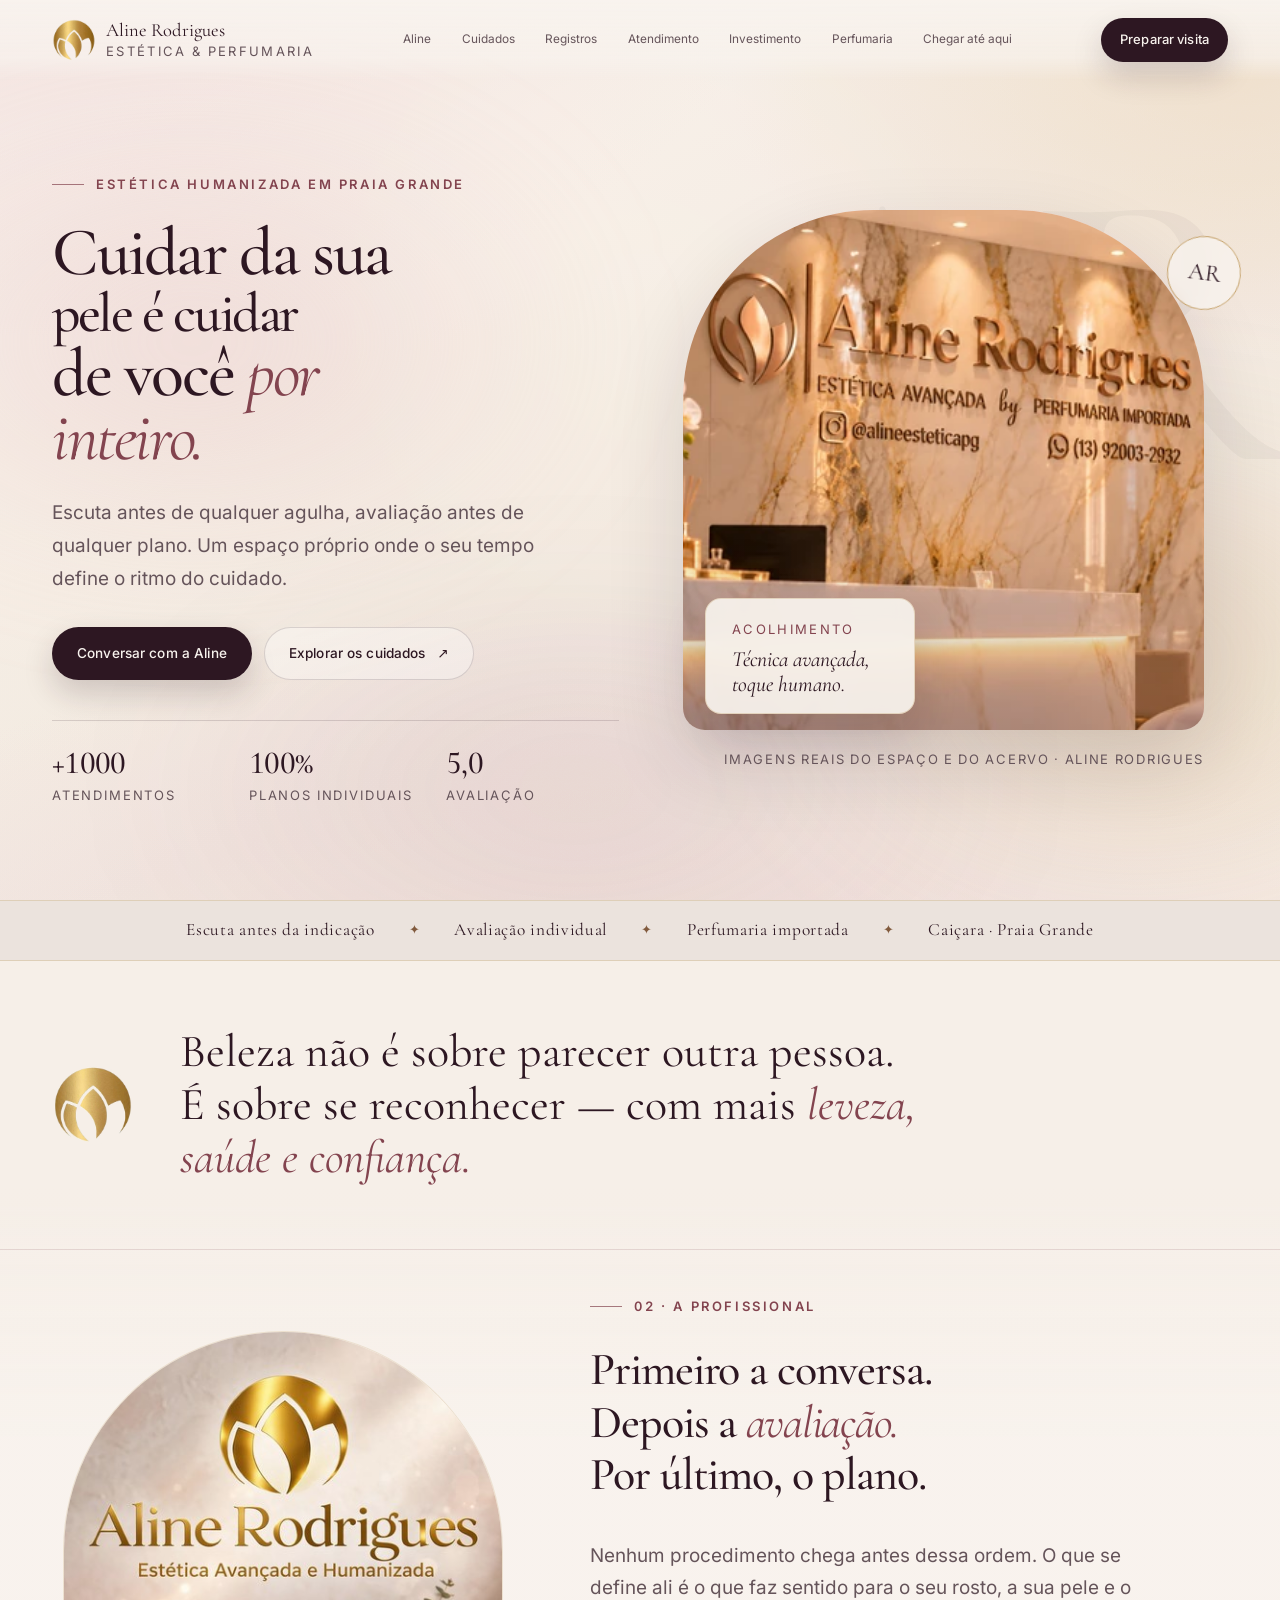
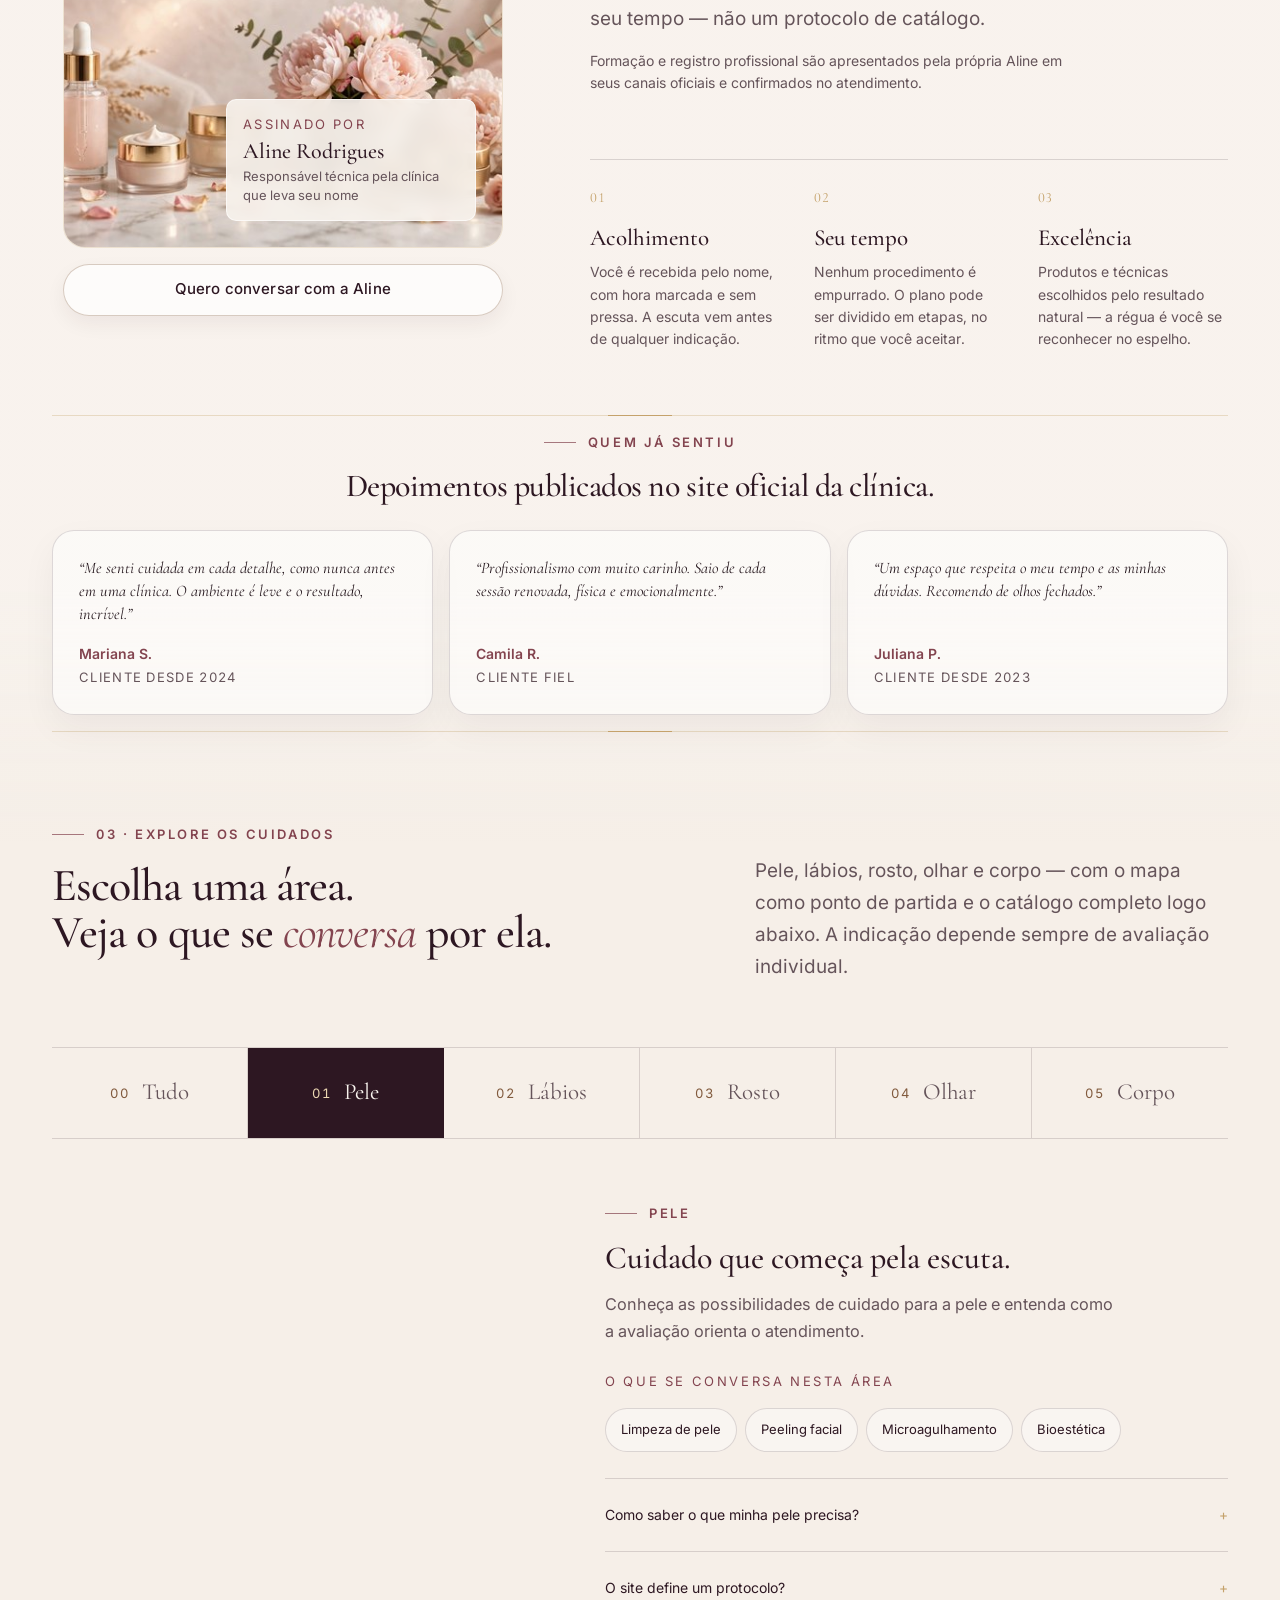
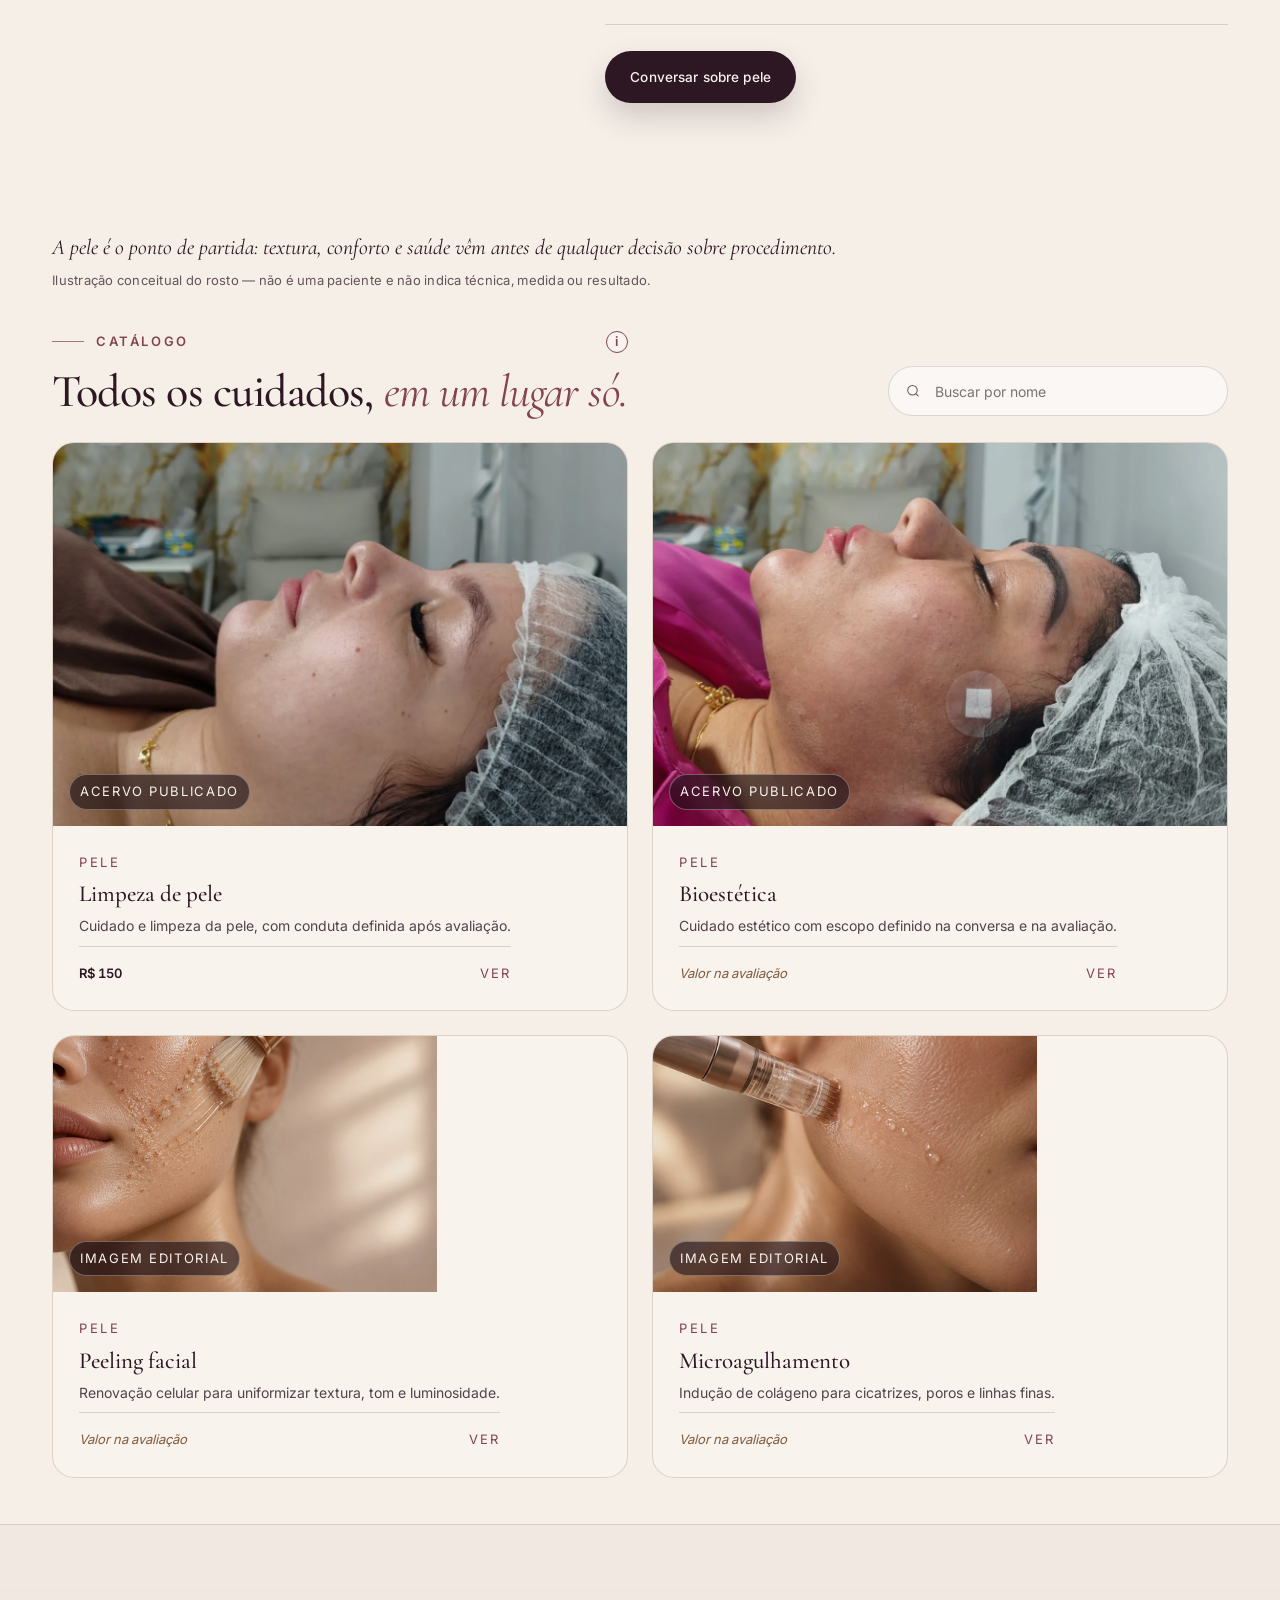
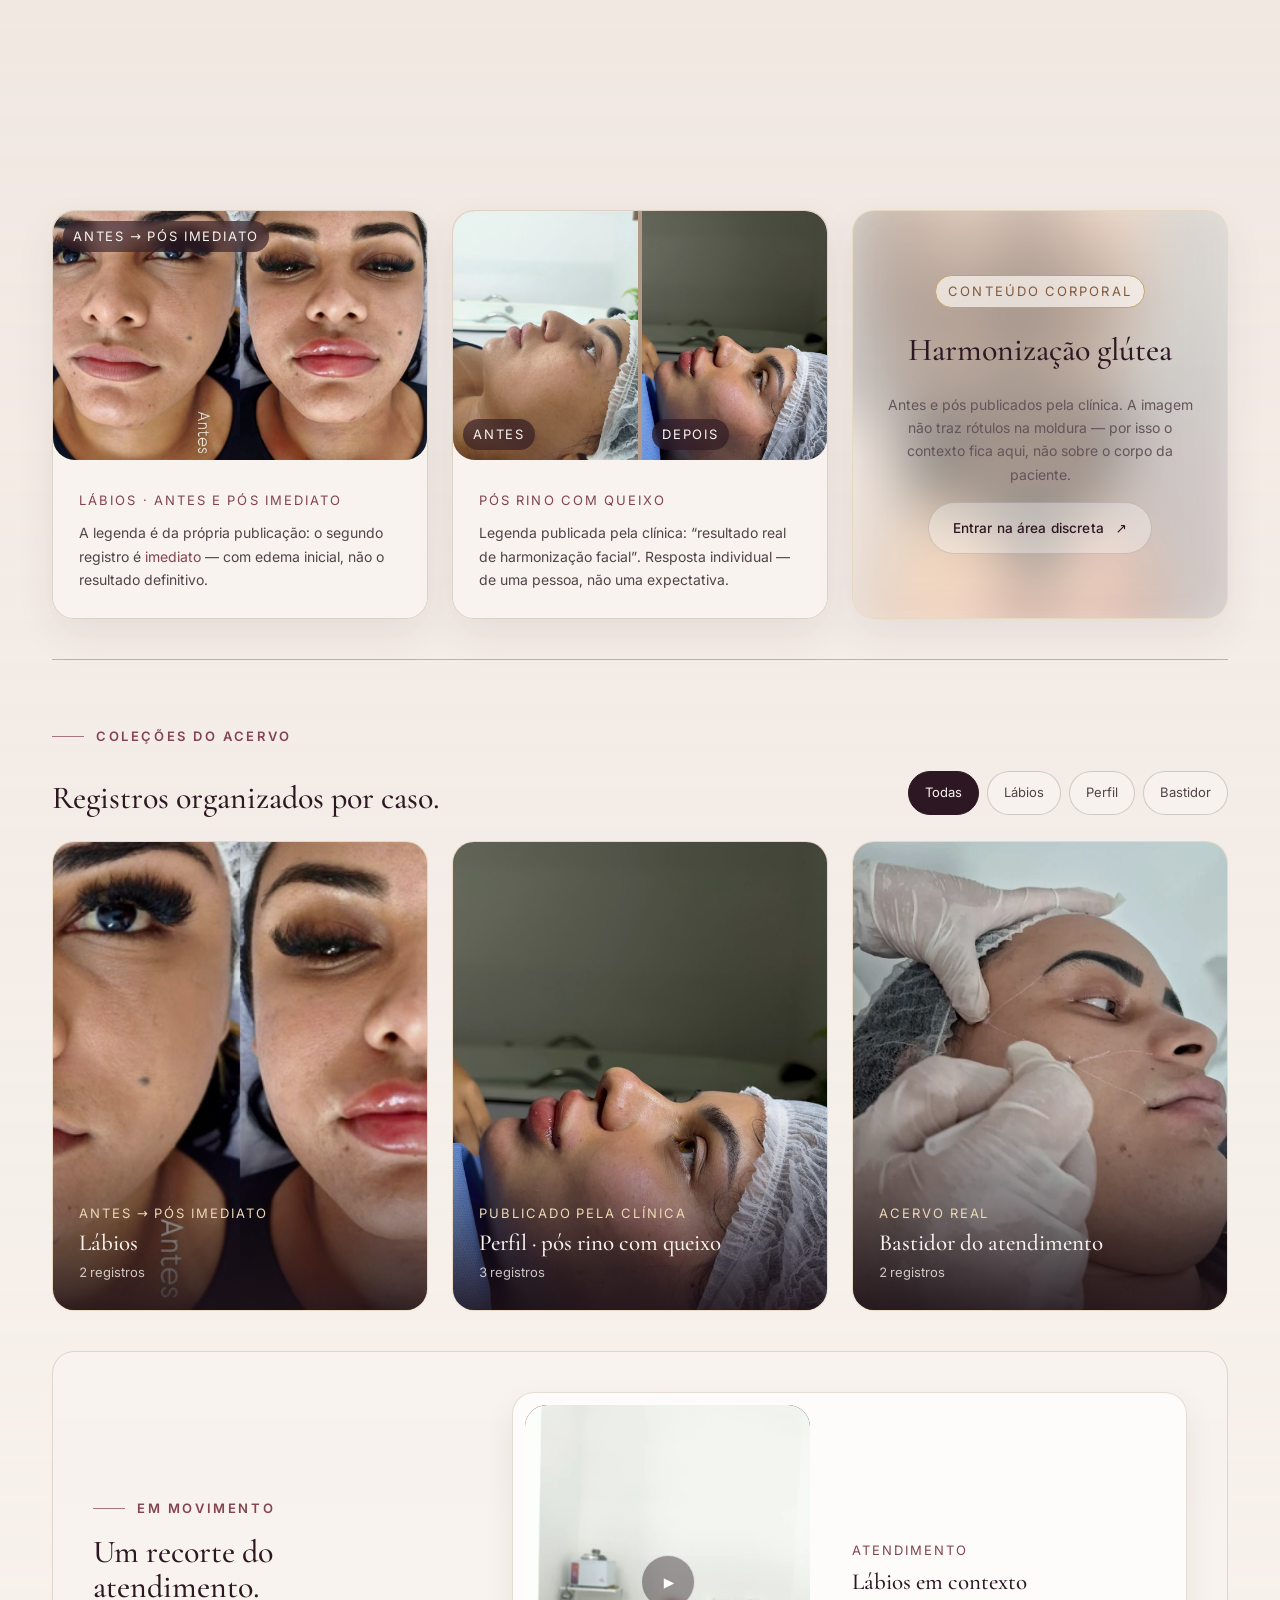
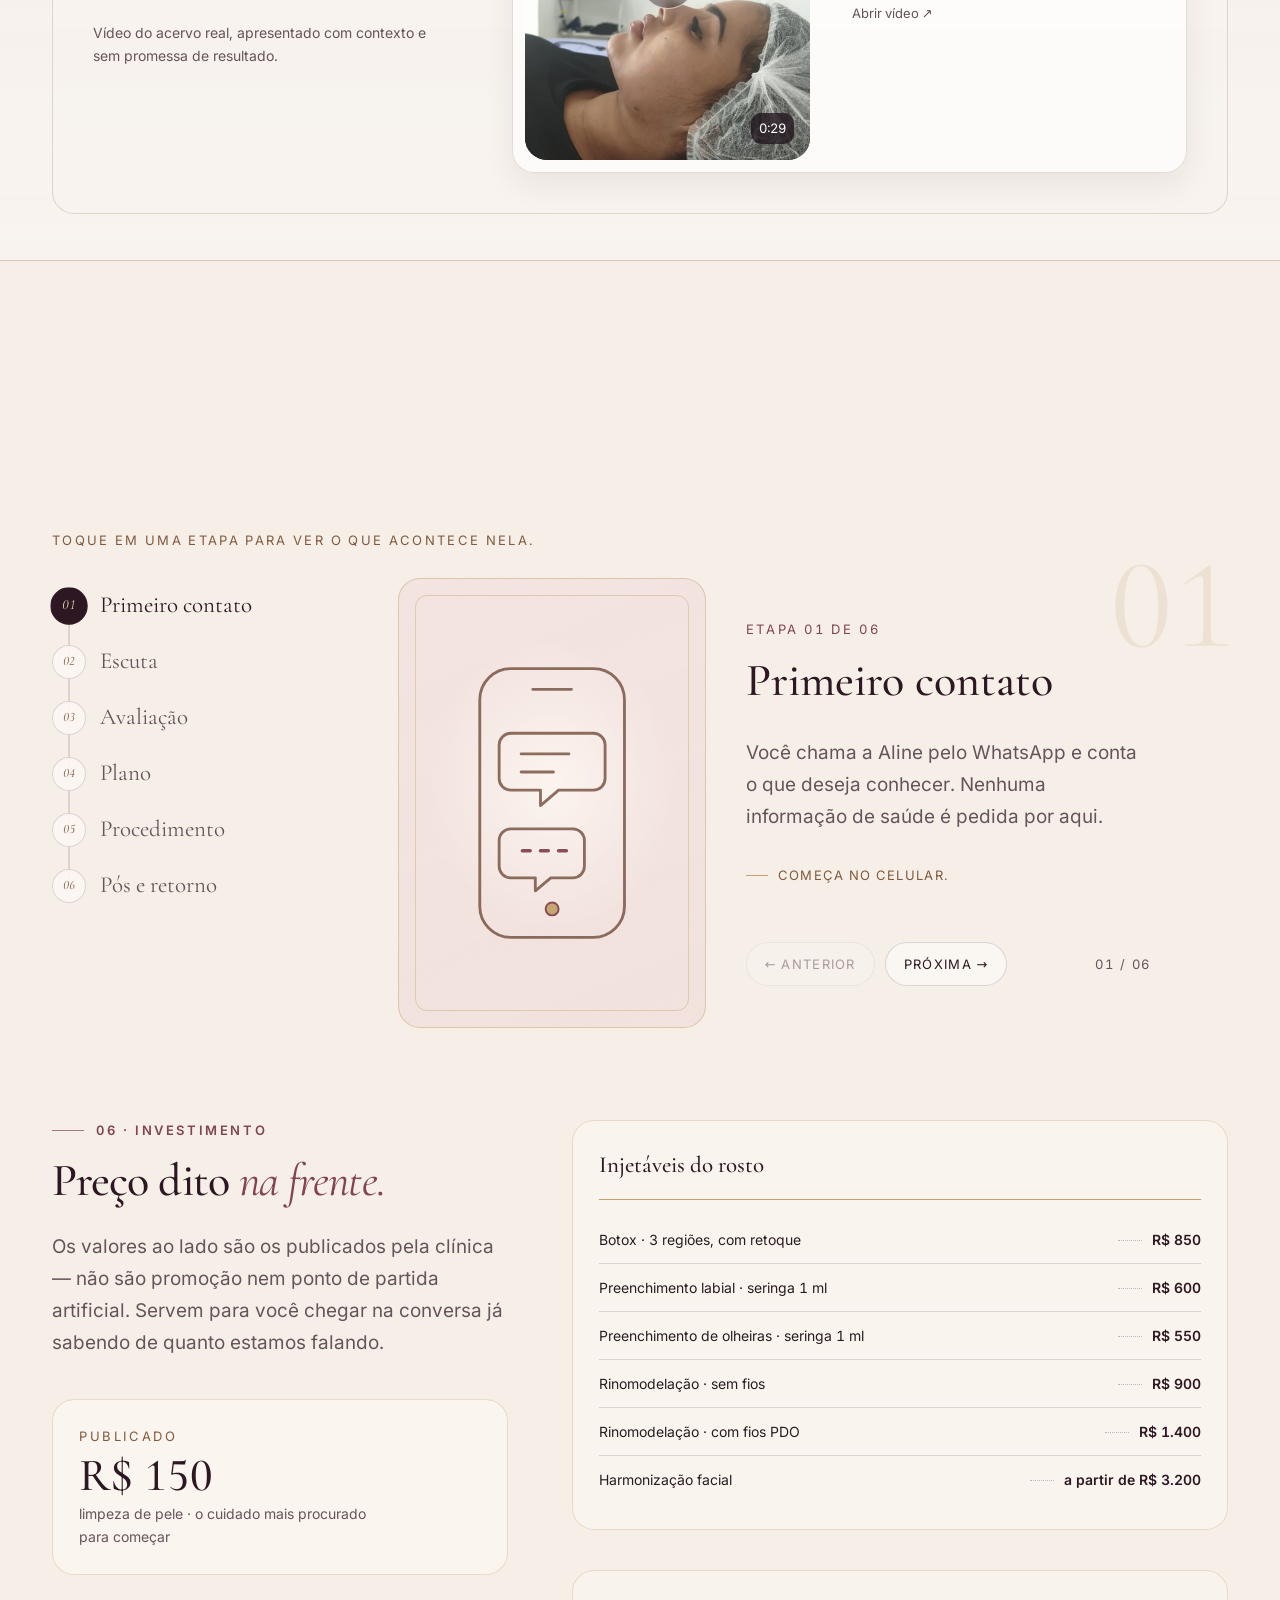
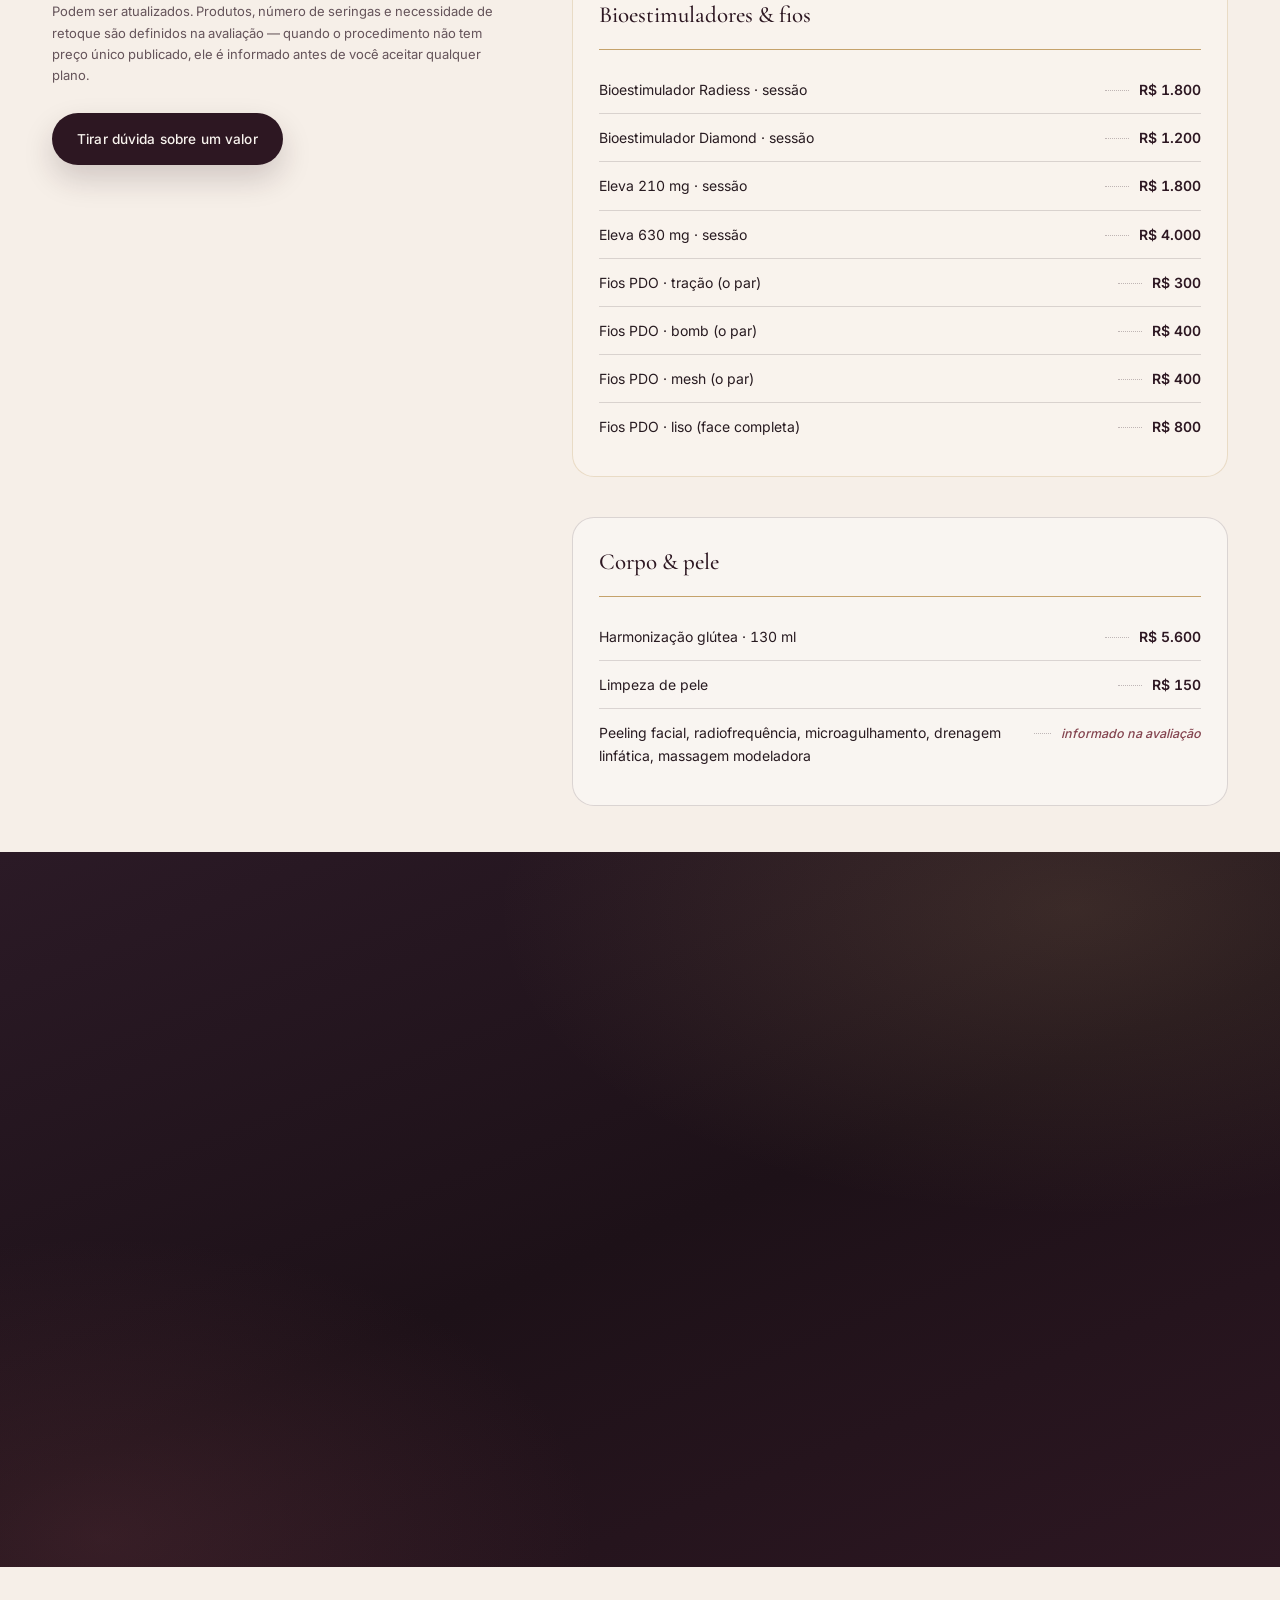
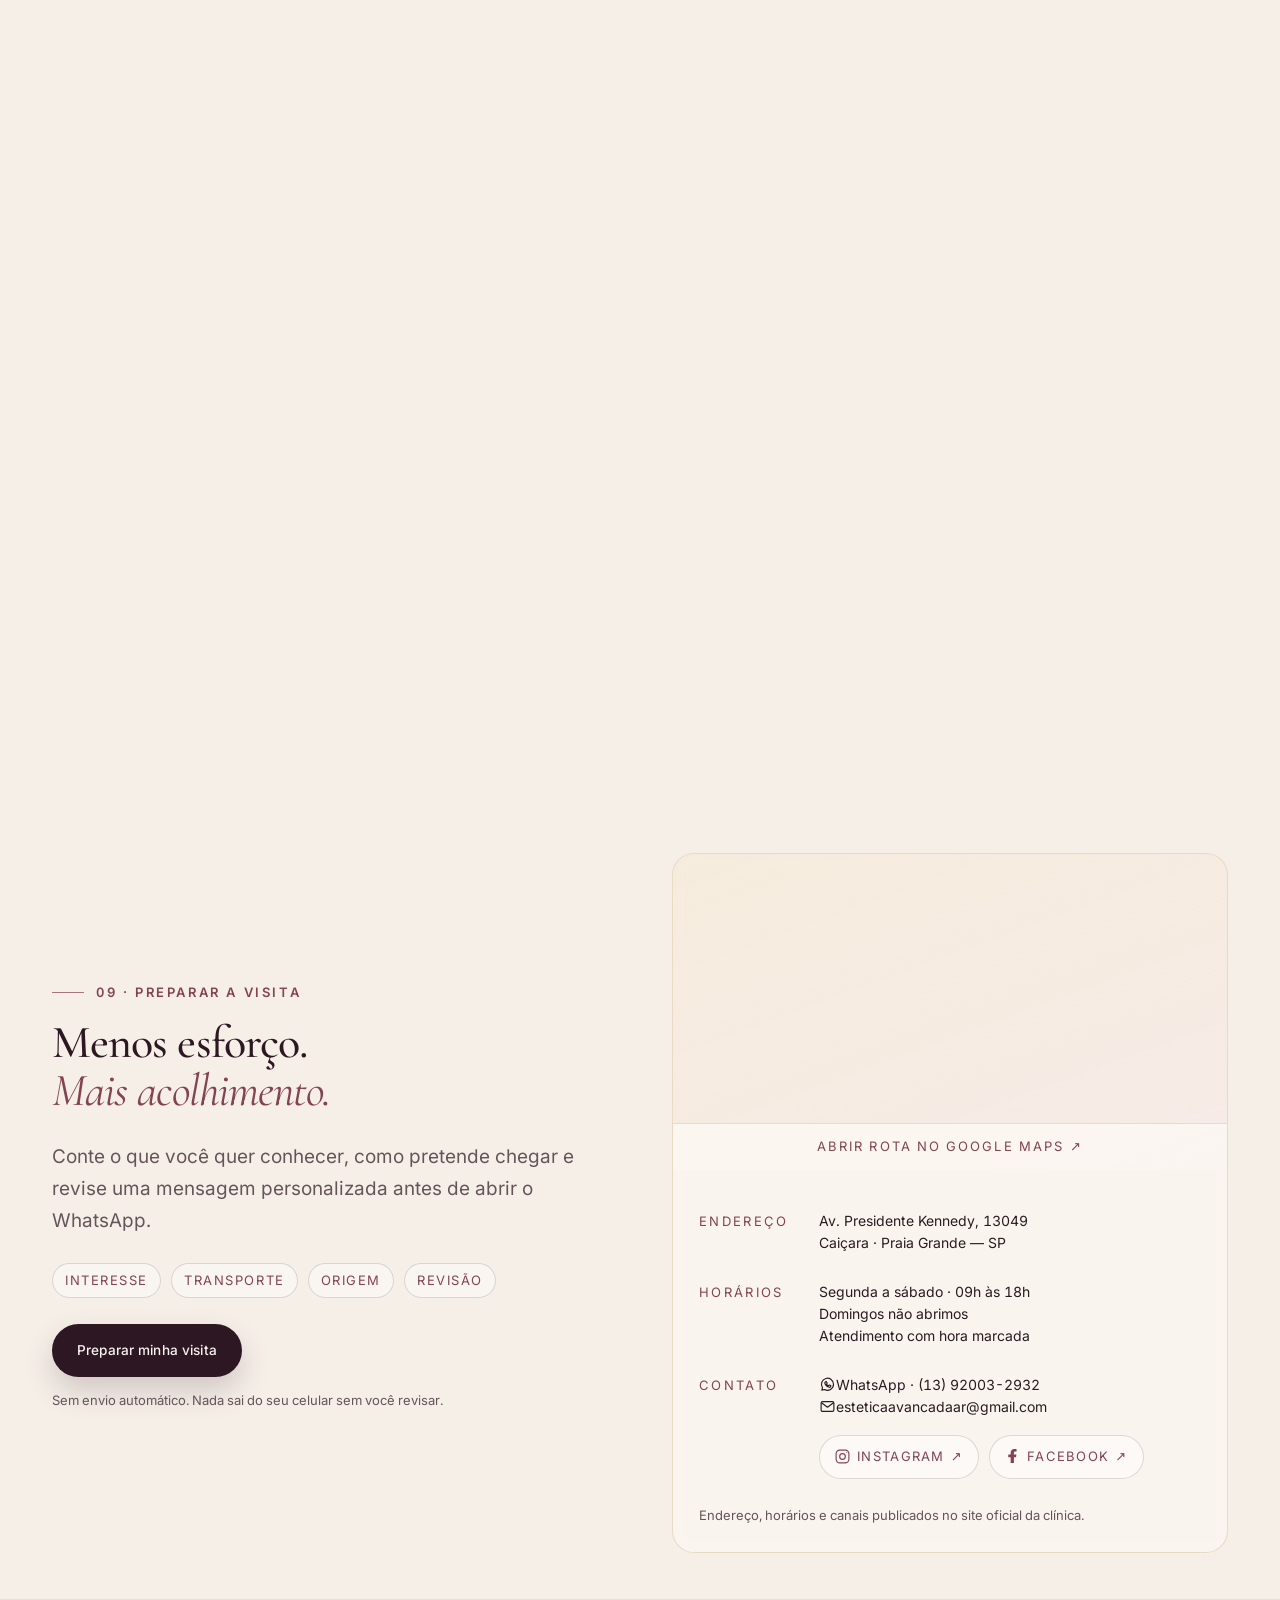
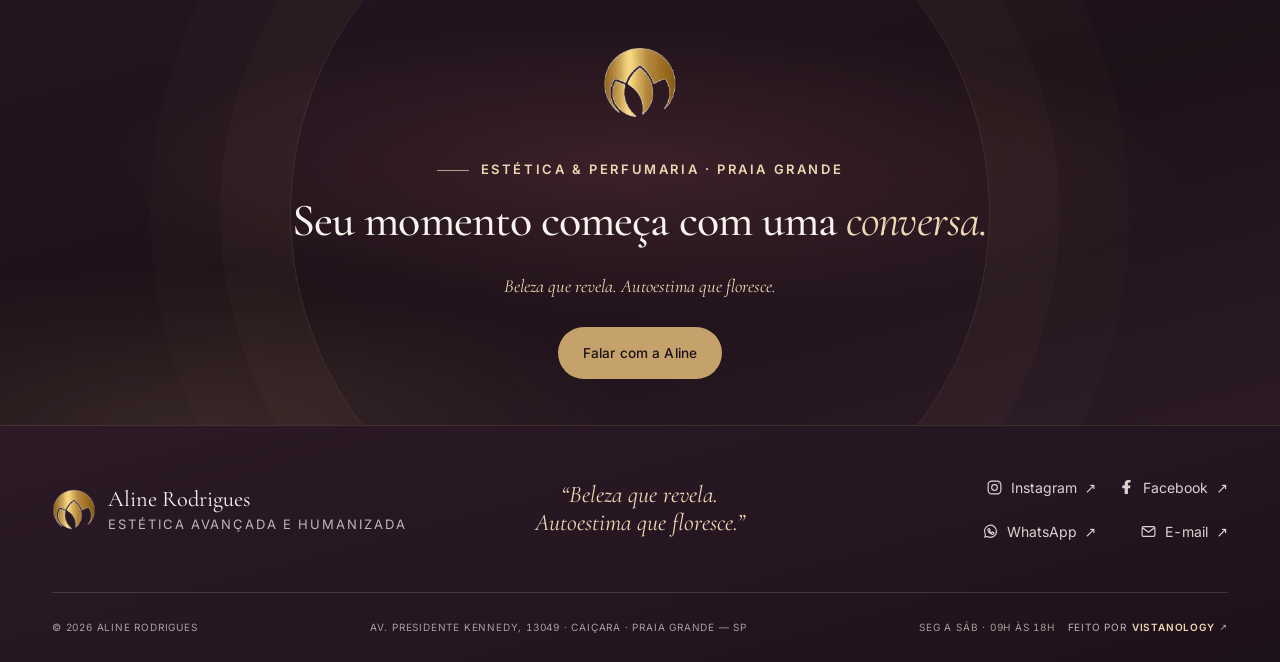
<file: index.html>
<!DOCTYPE html>
<html lang="pt-BR">
<head>
  <meta charset="UTF-8">
  <meta name="viewport" content="width=device-width, initial-scale=1">
  <meta name="theme-color" content="#f8f3ee">
  <link rel="canonical" href="https://alinerodriguesestetica.com.br/">
  <meta name="robots" content="index,follow,max-image-preview:large">
  <title>Aline Rodrigues — Estética, Beleza e Bem-Estar</title>
  <meta name="description" content="Estética avançada com um olhar humano. Tratamentos personalizados para valorizar sua beleza natural e transformar sua relação com o autocuidado.">
  <meta property="og:title" content="Aline Rodrigues — Estética, Beleza e Bem-Estar">
  <meta property="og:description" content="Estética avançada com um olhar humano. Tratamentos personalizados para valorizar sua beleza natural e transformar sua relação com o autocuidado.">
  <meta property="og:image" content="https://alinerodriguesestetica.com.br/og-share-v3.jpg">
  <meta property="og:image:secure_url" content="https://alinerodriguesestetica.com.br/og-share-v3.jpg">
  <meta property="og:image:type" content="image/jpeg">
  <meta property="og:image:width" content="1200">
  <meta property="og:image:height" content="630">
  <meta property="og:image:alt" content="Aline Rodrigues — Estética Avançada e Humanizada. Sua beleza, sua essência. Um cuidado exclusivamente seu.">
  <meta property="og:url" content="https://alinerodriguesestetica.com.br/">
  <meta property="og:type" content="website">
  <meta property="og:site_name" content="Aline Rodrigues">
  <meta property="og:locale" content="pt_BR">
  <meta name="twitter:card" content="summary_large_image">
  <meta name="twitter:title" content="Aline Rodrigues — Estética, Beleza e Bem-Estar">
  <meta name="twitter:description" content="Estética avançada com um olhar humano. Tratamentos personalizados para valorizar sua beleza natural e transformar sua relação com o autocuidado.">
  <meta name="twitter:image" content="https://alinerodriguesestetica.com.br/og-share-v3.jpg">
  <meta name="twitter:image:alt" content="Aline Rodrigues — Estética Avançada e Humanizada. Sua beleza, sua essência. Um cuidado exclusivamente seu.">
  <link rel="icon" href="assets/logo-dourado.svg" type="image/svg+xml">
  <link rel="apple-touch-icon" href="apple-touch-icon.png">
  <link rel="preload" href="assets/media/space/space-acolhimento-1000.webp" imagesrcset="assets/media/space/space-acolhimento-640.webp 640w, assets/media/space/space-acolhimento-1000.webp 1000w, assets/media/space/space-acolhimento-1672.webp 1672w" imagesizes="(max-width: 600px) 92vw, (max-width: 820px) 80vw, 43vw" as="image" fetchpriority="high">
  <link rel="preload" href="assets/fonts/cormorant-garamond-latin.woff2" as="font" type="font/woff2" crossorigin>
  <link rel="preload" href="assets/fonts/inter-latin.woff2" as="font" type="font/woff2" crossorigin>
<link rel="stylesheet" href="styles.css?v=20261125-mobile-24">
  <script type="application/ld+json">
  {
    "@context": "https://schema.org",
    "@type": "BeautySalon",
    "@id": "https://alinerodriguesestetica.com.br/#salao",
    "name": "Aline Rodrigues — Estética Avançada e Perfumaria",
    "url": "https://alinerodriguesestetica.com.br/",
    "image": "https://alinerodriguesestetica.com.br/og-share-v3.jpg",
    "logo": "https://alinerodriguesestetica.com.br/assets/logo-dourado.svg",
    "description": "Estética avançada e humanizada em Praia Grande: escuta antes de qualquer agulha, avaliação individual, cuidados de pele, rosto, olhar, lábios e corpo, perfumaria importada.",
    "telephone": "+55-13-92003-2932",
    "email": "esteticaavancadaar@gmail.com",
    "address": {
      "@type": "PostalAddress",
      "streetAddress": "Av. Presidente Kennedy, 13049",
      "addressLocality": "Praia Grande",
      "addressRegion": "SP",
      "postalCode": "11707-000",
      "addressCountry": "BR"
    },
    "areaServed": { "@type": "City", "name": "Praia Grande" },
    "sameAs": [
      "https://www.instagram.com/alineesteticapg/",
      "https://www.facebook.com/alineestetica"
    ],
    "hasMap": "https://www.google.com/maps/search/?api=1&query=Av.+Presidente+Kennedy,+13049,+Cai%C3%A7ara,+Praia+Grande+-+SP",
    "openingHoursSpecification": {
      "@type": "OpeningHoursSpecification",
      "dayOfWeek": ["Monday", "Tuesday", "Wednesday", "Thursday", "Friday", "Saturday"],
      "opens": "09:00",
      "closes": "18:00"
    }
  }
  </script>
</head>
<body>
  <a class="skip-link" href="#conteudo">Pular para o conteúdo</a>

  <!-- Fundo contínuo: as camadas cruzam entre si conforme a página avança. -->
  <div class="atmosphere" aria-hidden="true">
    <div class="atmo-base"></div>
    <div class="atmo-layer" data-tone="dawn"></div>
    <div class="atmo-layer" data-tone="nude"></div>
    <div class="atmo-layer" data-tone="rose"></div>
    <div class="atmo-layer" data-tone="noir"></div>
    <div class="atmo-glow"></div>
    <div class="atmo-veil atmo-veil-a"></div>
    <div class="atmo-veil atmo-veil-b"></div>
    <div class="atmo-veil atmo-veil-c"></div>
    <div class="atmo-grain"></div>
  </div>

  <div class="loader" id="loader" role="status" aria-live="polite">
    <div class="loader-orbit" aria-hidden="true"></div>
    <div class="loader-lockup">
      <img class="loader-logo" src="assets/media/logo-simbolo.webp" alt="" width="464" height="442">
      <p class="loader-brand">Aline Rodrigues</p>
      <p class="loader-descriptor">Estética &amp; Perfumaria</p>
    </div>
    <p class="loader-phrase" id="loader-phrase">Um espaço para você.</p>
    <div class="loader-line" aria-hidden="true"><span id="loader-bar"></span></div>
    <button class="loader-skip" id="loader-skip" type="button">Entrar no site</button>
  </div>

  <header class="site-header" id="site-header">
    <a class="brand" href="#inicio">
      <img src="assets/media/logo-simbolo.webp" alt="" width="44" height="44">
      <span class="brand-text">Aline Rodrigues<small>Estética &amp; Perfumaria</small></span>
    </a>
    <nav class="site-nav" id="site-nav" aria-label="Navegação principal">
      <a href="#aline">Aline</a>
      <a href="#cuidados">Cuidados</a>
      <a href="#resultados">Registros</a>
      <a href="#metodo">Atendimento</a>
      <a href="#investimento">Investimento</a>
      <a href="#perfumaria">Perfumaria</a>
      <a href="#visita">Chegar até aqui</a>
    </nav>
    <div class="header-actions">
      <button class="button button-small button-dark" type="button" data-open-flow>Preparar visita</button>
      <button class="menu-toggle" id="menu-toggle" type="button" aria-label="Abrir menu" aria-expanded="false" aria-controls="site-nav"><span></span><span></span></button>
    </div>
  </header>

  <main id="conteudo">

    <!-- 01 · Apresentação -->
    <section class="hero" id="inicio" data-tone="dawn" aria-labelledby="hero-title">
      <div class="hero-watermark" aria-hidden="true">AR</div>
      <div class="container hero-grid">
        <div class="hero-copy">
          <p class="eyebrow"><span>Estética humanizada em Praia Grande</span></p>
          <h1 id="hero-title"><span>Cuidar da sua</span><span>pele é cuidar</span><span>de você <em>por</em></span><span><em>inteiro.</em></span></h1>
          <p class="hero-lead">Escuta antes de qualquer agulha, avaliação antes de qualquer plano. Um espaço próprio onde o seu tempo define o ritmo do cuidado.</p>
          <div class="hero-actions">
            <button class="button button-dark" type="button" data-open-flow="Conversar com a Aline">Conversar com a Aline</button>
            <a class="button button-ghost" href="#cuidados">Explorar os cuidados <span aria-hidden="true">↗</span></a>
          </div>
          <ul class="hero-stats" aria-label="Números publicados pela clínica">
            <li><strong>+1000</strong><span>atendimentos</span></li>
            <li><strong>100%</strong><span>planos individuais</span></li>
            <li><strong>5,0</strong><span>avaliação</span></li>
          </ul>
        </div>
        <div class="hero-visual">
          <div class="hero-frame">
            <img id="hero-image" src="assets/media/space/space-acolhimento-1000.webp" srcset="assets/media/space/space-acolhimento-640.webp 640w, assets/media/space/space-acolhimento-1000.webp 1000w, assets/media/space/space-acolhimento-1672.webp 1672w" sizes="(max-width: 600px) 92vw, (max-width: 820px) 80vw, 43vw" alt="Recepção da Aline Rodrigues com parede marmorizada branca e dourada, iluminação acolhedora e prateleiras de perfumes" width="1672" height="941" fetchpriority="high" decoding="async">
          </div>
          <div class="hero-note"><span>Acolhimento</span><p>Técnica avançada, toque humano.</p></div>
          <div class="hero-stamp" aria-hidden="true"><span>AR</span></div>
          <p class="hero-caption">Imagens reais do espaço e do acervo · Aline Rodrigues</p>
        </div>
      </div>
    </section>

    <div class="brand-ribbon" aria-label="Pilares da marca">
      <div><span>Escuta antes da indicação</span><i>✦</i><span>Avaliação individual</span><i>✦</i><span>Perfumaria importada</span><i>✦</i><span>Caiçara · Praia Grande</span></div>
    </div>

<section class="manifesto" data-tone="nude" aria-label="Nosso olhar">
      <div class="container manifesto-grid">
        <img src="assets/media/logo-simbolo.webp" alt="" width="82" height="82" loading="lazy">
        <p>Beleza não é sobre parecer outra pessoa.<br>É sobre se reconhecer — com mais <em>leveza, saúde e confiança.</em></p>
      </div>
    </section>
    
    <!-- 03 · A profissional e a filosofia -->
    <section class="section section-about" id="aline" data-tone="rose" aria-labelledby="aline-title">
      <div class="container about-grid">
        <div class="about-visual reveal">
          <figure><img src="assets/media/brand/aline-retrato-novo-456.jpg" srcset="assets/media/brand/aline-retrato-novo-360.jpg 360w, assets/media/brand/aline-retrato-novo-456.jpg 456w" sizes="(max-width: 820px) 88vw, 42vw" alt="Aline Rodrigues, responsável técnica da clínica, em pé diante das prateleiras da perfumaria importada" width="456" height="536" loading="lazy">
            <div class="about-signature"><span>Assinado por</span><strong>Aline Rodrigues</strong><small>Responsável técnica pela clínica que leva seu nome</small></div>
          </figure>
          <button class="text-link about-cta" type="button" data-open-flow="Conversar com a Aline">Quero conversar com a Aline</button>
        </div>
        <div class="about-copy reveal">
          <p class="eyebrow">02 · A profissional</p>
          <h2 class="display" id="aline-title">Primeiro a conversa.<br>Depois a <em>avaliação.</em><br>Por último, o plano.</h2>
          <p class="lead">Nenhum procedimento chega antes dessa ordem. O que se define ali é o que faz sentido para o seu rosto, a sua pele e o seu tempo — não um protocolo de catálogo.</p>
          <p class="about-note">Formação e registro profissional são apresentados pela própria Aline em seus canais oficiais e confirmados no atendimento.</p>
          <div class="pillars">
            <article><span>01</span><h3>Acolhimento</h3><p>Você é recebida pelo nome, com hora marcada e sem pressa. A escuta vem antes de qualquer indicação.</p></article>
            <article><span>02</span><h3>Seu tempo</h3><p>Nenhum procedimento é empurrado. O plano pode ser dividido em etapas, no ritmo que você aceitar.</p></article>
            <article><span>03</span><h3>Excelência</h3><p>Produtos e técnicas escolhidos pelo resultado natural — a régua é você se reconhecer no espelho.</p></article>
          </div>
        </div>
      </div>
      <!-- Depoimentos integrados -->
      <div class="container testimonials-integrated reveal" aria-labelledby="voices-title">
        <div class="testimonials-header">
          <p class="eyebrow">Quem já sentiu</p>
          <h3 id="voices-title">Depoimentos publicados no site oficial da clínica.</h3>
        </div>
        <div class="testimonials-grid">
          <blockquote class="testimonial-card">
            <p>“Me senti cuidada em cada detalhe, como nunca antes em uma clínica. O ambiente é leve e o resultado, incrível.”</p>
            <footer>
              <span class="client-name">Mariana S.</span>
              <small>Cliente desde 2024</small>
            </footer>
          </blockquote>
          <blockquote class="testimonial-card">
            <p>“Profissionalismo com muito carinho. Saio de cada sessão renovada, física e emocionalmente.”</p>
            <footer>
              <span class="client-name">Camila R.</span>
              <small>Cliente fiel</small>
            </footer>
          </blockquote>
          <blockquote class="testimonial-card">
            <p>“Um espaço que respeita o meu tempo e as minhas dúvidas. Recomendo de olhos fechados.”</p>
            <footer>
              <span class="client-name">Juliana P.</span>
              <small>Cliente desde 2023</small>
            </footer>
          </blockquote>
        </div>
      </div>
    </section>
    
    <!-- 04 · Explore os cuidados (áreas + catálogo em uma experiência só) -->
    <section class="section section-cares" id="cuidados" data-tone="nude" aria-labelledby="cares-title">
      <div class="container">
        <div class="section-heading split-heading reveal">
          <div><p class="eyebrow">03 · Explore os cuidados</p><h2 class="display" id="cares-title">Escolha uma área.<br>Veja o que se <em>conversa</em> por ela.</h2></div>
          <p class="lead">Pele, lábios, rosto, olhar e corpo — com o mapa como ponto de partida e o catálogo completo logo abaixo. A indicação depende sempre de avaliação individual.</p>
        </div>
        <div class="mobile-care-summary" aria-label="Dois cuidados em destaque">
          <p><strong>Limpeza de pele</strong><span>R$ 150</span></p>
          <p><strong>Peeling facial</strong><span>Valor informado na avaliação</span></p>
          <button type="button" class="mobile-care-open" data-open-mobile-care>Explorar áreas do rosto <span aria-hidden="true">↗</span></button>
        </div>

        <div class="care-tabs" role="tablist" aria-label="Áreas de cuidado">
          <button class="care-tab" type="button" role="tab" id="tab-todos" aria-selected="false" aria-controls="care-panel" tabindex="-1" data-care="todos"><span>00</span>Tudo</button>
          <button class="care-tab is-active" type="button" role="tab" id="tab-pele" aria-selected="true" aria-controls="care-panel" data-care="pele"><span>01</span>Pele</button>
          <button class="care-tab" type="button" role="tab" id="tab-labios" aria-selected="false" aria-controls="care-panel" tabindex="-1" data-care="labios"><span>02</span>Lábios</button>
          <button class="care-tab" type="button" role="tab" id="tab-rosto" aria-selected="false" aria-controls="care-panel" tabindex="-1" data-care="rosto"><span>03</span>Rosto</button>
          <button class="care-tab" type="button" role="tab" id="tab-olhar" aria-selected="false" aria-controls="care-panel" tabindex="-1" data-care="olhar"><span>04</span>Olhar</button>
          <button class="care-tab" type="button" role="tab" id="tab-corpo" aria-selected="false" aria-controls="care-panel" tabindex="-1" data-care="corpo"><span>05</span>Corpo</button>
        </div>

        <div class="care-panel" id="care-panel" role="tabpanel" aria-labelledby="tab-pele" tabindex="0">
          <div class="care-map-column reveal">
            <div class="face-map" id="care-map">
              <div class="face-map-stage">
                <svg class="face-map-svg" viewBox="0 0 420 540" role="img" aria-label="Mapa ilustrativo de um rosto com as regiões pele, fronte, olhar, malar e lábios">
                  <defs>
                    <linearGradient id="mapSkin" x1="0" y1="0" x2="1" y2="1">
                      <stop offset="0" stop-color="#e8c9c2" stop-opacity=".22"/><stop offset="1" stop-color="#8b5c66" stop-opacity=".07"/>
                    </linearGradient>
                    <radialGradient id="mapGlow">
                      <stop offset="0" stop-color="#c98f86" stop-opacity=".55"/><stop offset=".65" stop-color="#a45f65" stop-opacity=".2"/><stop offset="1" stop-color="#a45f65" stop-opacity="0"/>
                    </radialGradient>
                    <filter id="mapSoft" x="-40%" y="-40%" width="180%" height="180%"><feGaussianBlur stdDeviation="9"/></filter>
                  </defs>
                  <g class="map-line" fill="none" stroke-linecap="round" stroke-linejoin="round" aria-hidden="true">
                    <path class="map-hair" d="M114 214c-8-100 40-146 96-146s104 46 96 146"/>
                    <path class="map-hair" d="M210 122c60 0 100 30 96 82 4 52-4 100-18 142-16 44-40 74-78 90-38-16-62-46-78-90-14-42-22-90-18-142-4-52 36-82 96-82Z"/>
                    <path class="map-hair" d="M142 238c18-14 42-14 56-4M222 234c14-10 38-10 56 4"/>
                    <path class="map-hair" d="M144 258c13-13 35-13 48 0-13 11-35 11-48 0ZM228 258c13-13 35-13 48 0-13 11-35 11-48 0Z"/>
                    <path class="map-hair" d="M210 272c-2 30-8 48-2 56 5 6 14 5 19-2"/>
                    <path class="map-hair" d="M172 386c16-13 30-17 38-10 8-7 22-3 38 10-16 19-60 19-76 0ZM172 386c24 6 44 6 76 0"/>
                    <path class="map-hair" d="M160 424c6 24-4 44-26 60M260 424c-6 24 4 44 26 60"/>
                  </g>
                  <g class="map-region is-active" data-region="pele" role="button" tabindex="0" aria-label="Selecionar pele do rosto">
                    <rect class="map-hit" x="112" y="130" width="196" height="290"/>
                    <path class="map-glow" d="M210 122c60 0 100 30 96 82 4 52-4 100-18 142-16 44-40 74-78 90-38-16-62-46-78-90-14-42-22-90-18-142-4-52 36-82 96-82Z" fill="url(#mapGlow)" filter="url(#mapSoft)"/>
                    <path class="map-outline" d="M210 138c52 0 86 26 82 70 4 46-4 88-16 126-14 38-34 66-66 82-32-16-52-44-66-82-12-38-20-80-16-126-4-44 30-70 82-70Z"/>
                  </g>
                  <g class="map-region" data-region="fronte" role="button" tabindex="0" aria-label="Selecionar região da fronte">
                    <rect class="map-hit" x="118" y="128" width="184" height="92"/>
                    <ellipse class="map-glow" cx="210" cy="172" rx="78" ry="40" fill="url(#mapGlow)" filter="url(#mapSoft)"/>
                    <path class="map-outline" d="M118 216C114 168 154 130 210 130S306 168 302 216C270 202 150 202 118 216Z"/>
                  </g>
                  <g class="map-region" data-region="olhar" role="button" tabindex="0" aria-label="Selecionar região do olhar">
                    <rect class="map-hit" x="130" y="224" width="160" height="58"/>
                    <ellipse class="map-glow" cx="168" cy="254" rx="42" ry="24" fill="url(#mapGlow)" filter="url(#mapSoft)"/>
                    <ellipse class="map-glow" cx="252" cy="254" rx="42" ry="24" fill="url(#mapGlow)" filter="url(#mapSoft)"/>
                    <path class="map-outline" d="M138 252c15-20 47-20 62 0-15 20-47 20-62 0ZM220 252c15-20 47-20 62 0-15 20-47 20-62 0Z"/>
                  </g>
                  <g class="map-region" data-region="malar" role="button" tabindex="0" aria-label="Selecionar região malar">
                    <rect class="map-hit" x="118" y="276" width="184" height="80"/>
                    <ellipse class="map-glow" cx="150" cy="320" rx="36" ry="44" fill="url(#mapGlow)" filter="url(#mapSoft)"/>
                    <ellipse class="map-glow" cx="270" cy="320" rx="36" ry="44" fill="url(#mapGlow)" filter="url(#mapSoft)"/>
                    <path class="map-outline" d="M128 284c20 6 34 30 36 62-20 4-36-12-42-36-3-13-1-20 6-26ZM292 284c-20 6-34 30-36 62 20 4 36-12 42-36 3-13 1-20-6-26Z"/>
                  </g>
                  <g class="map-region" data-region="labios" role="button" tabindex="0" aria-label="Selecionar região labial">
                    <rect class="map-hit" x="158" y="358" width="104" height="58"/>
                    <ellipse class="map-glow" cx="210" cy="388" rx="48" ry="28" fill="url(#mapGlow)" filter="url(#mapSoft)"/>
                    <path class="map-outline" d="M166 386c18-15 34-19 44-11 10-8 26-4 44 11-18 22-70 22-88 0Z"/>
                  </g>
                </svg>
                <span class="map-tag" data-region="pele" role="button" tabindex="0" aria-label="Selecionar pele" aria-pressed="true" style="--x:5%;--y:17%">Pele</span>
                <span class="map-tag" data-region="fronte" role="button" tabindex="0" aria-label="Selecionar fronte" aria-pressed="false" style="--x:95%;--y:23%">Fronte</span>
                <span class="map-tag" data-region="olhar" role="button" tabindex="0" aria-label="Selecionar olhar" aria-pressed="false" style="--x:96%;--y:44%">Olhar</span>
                <span class="map-tag" data-region="malar" role="button" tabindex="0" aria-label="Selecionar malar" aria-pressed="false" style="--x:4%;--y:57%">Malar</span>
                <span class="map-tag" data-region="labios" role="button" tabindex="0" aria-label="Selecionar lábios" aria-pressed="false" style="--x:94%;--y:72%">Lábios</span>
              </div>
            </div>
          </div>

          <div class="care-content">
            <p class="eyebrow" id="care-kicker">Pele</p>
            <h3 class="care-title" id="care-title">Cuidado que começa pela escuta.</h3>
            <p class="care-description" id="care-description">Conheça as possibilidades de cuidado para a pele e entenda como a avaliação orienta o atendimento.</p>
            <p class="care-lead-label">O que se conversa nesta área</p>
            <div class="care-services" id="care-services"></div>
            <div class="care-faq" id="care-faq"></div>
            <button class="button button-dark" id="care-cta" type="button">Conversar sobre pele</button>
          </div>
          <div class="care-notes">
            <p class="care-map-note" id="care-map-note">A pele é o ponto de partida.</p>
            <p class="explorer-note">Ilustração conceitual do rosto — não é uma paciente e não indica técnica, medida ou resultado.</p>
          </div>
        </div>

        <div class="catalog-head reveal">
          <div><p class="eyebrow">Catálogo</p><h3 class="display">Todos os cuidados, <em>em um lugar só.</em></h3><button class="info-hint" type="button" aria-label="Sobre o catálogo" data-note="Cada cartão abre a explicação geral do cuidado, os cuidados e as limitações. Nada aqui substitui avaliação, diagnóstico ou orientação profissional.">i</button></div>
          <label class="search-field"><span class="sr-only">Buscar procedimento</span><svg viewBox="0 0 24 24" aria-hidden="true"><circle cx="11" cy="11" r="7"></circle><path d="m20 20-4-4"></path></svg><input id="procedure-search" type="search" placeholder="Buscar por nome" autocomplete="off"></label>
        </div>
        <div class="procedure-grid" id="procedure-grid"></div>
        <div class="empty-state" id="procedure-empty" hidden><p>Nenhum cuidado encontrado com esse termo.</p><button class="text-link" type="button" id="clear-search">Ver todos</button></div>
      </div>
    </section>

    <!-- 05 · Registros e acervo clínico -->
    <section class="section section-results" id="resultados" data-tone="rose" aria-labelledby="results-title">
      <div class="container">
        <div class="section-heading split-heading reveal">
          <div><p class="eyebrow">04 · Registros</p><h2 class="display" id="results-title">O que a clínica <em>já publicou</em> — com contexto.</h2></div>
          <p class="lead">Registros divulgados pela própria Aline, apresentados com as informações de origem e contexto que a imagem não mostra.</p>
        </div>

        <div class="published-band reveal">
          <div class="published-grid">
            <figure class="published-card">
              <div class="published-pair is-single">
                <span class="pair-plate is-wide"><img src="assets/media/official/case-labios-before-pos-1200.jpg" srcset="assets/media/official/case-labios-before-pos-320.jpg 320w, assets/media/official/case-labios-before-pos-640.jpg 640w, assets/media/official/case-labios-before-pos-1200.jpg 1200w" sizes="(max-width: 820px) 44vw, 340px" alt="Registro publicado pela clínica na ordem de leitura correta: Antes à esquerda e Pós imediato à direita, com rótulos originais preservados" width="1200" height="680" loading="lazy"><small>Antes → Pós imediato</small></span>
              </div>
              <figcaption><span class="caption-kicker">Lábios · antes e pós imediato</span><p>A legenda é da própria publicação: o segundo registro é <em>imediato</em> — com edema inicial, não o resultado definitivo.</p></figcaption>
            </figure>
            <figure class="published-card">
              <div class="published-pair">
                <span class="pair-plate"><img src="assets/media/official/case-perfil-antes-640.jpg" srcset="assets/media/official/case-perfil-antes-640.jpg 640w, assets/media/official/case-perfil-antes-1200.jpg 1200w" sizes="(max-width: 820px) 44vw, 300px" alt="Perfil antes, publicado pela clínica com a legenda Antes" width="640" height="853" loading="lazy"><small>Antes</small></span>
                <span class="pair-plate"><img src="assets/media/official/case-perfil-depois-640.jpg" srcset="assets/media/official/case-perfil-depois-640.jpg 640w, assets/media/official/case-perfil-depois-1200.jpg 1200w" sizes="(max-width: 820px) 44vw, 300px" alt="Mesmo perfil depois, publicado pela clínica com a legenda Depois" width="640" height="853" loading="lazy"><small>Depois</small></span>
              </div>
              <figcaption><span class="caption-kicker">Pós rino com queixo</span><p>Legenda publicada pela clínica: “resultado real de harmonização facial”. Resposta individual — de uma pessoa, não uma expectativa.</p></figcaption>
            </figure>
            <figure class="published-card is-gated">
              <span class="gate-blur" aria-hidden="true"><img src="assets/media/official/case-gluteo-montage-320.jpg" alt="" width="320" height="568" loading="lazy"></span>
              <div class="gate-cover"><span class="gate-tag">Conteúdo corporal</span><strong>Harmonização glútea</strong><p>Antes e pós publicados pela clínica. A imagem não traz rótulos na moldura — por isso o contexto fica aqui, não sobre o corpo da paciente.</p><button class="button button-ghost" type="button" data-open-body>Entrar na área discreta <span aria-hidden="true">↗</span></button></div>
            </figure>
          </div>
        </div>

        <div class="case-section">
          <div class="case-heading reveal">
            <div><p class="eyebrow">Coleções do acervo</p><h3>Registros organizados por caso.</h3></div>
            <div class="result-filters" role="group" aria-label="Filtrar coleções">
              <button class="filter is-active" type="button" data-result-filter="todos" aria-pressed="true">Todas</button>
              <button class="filter" type="button" data-result-filter="labios" aria-pressed="false">Lábios</button>
              <button class="filter" type="button" data-result-filter="perfil" aria-pressed="false">Perfil</button>
              <button class="filter" type="button" data-result-filter="bastidor" aria-pressed="false">Bastidor</button>
            </div>
          </div>
          <div class="case-grid">
            <button class="case-card reveal" type="button" data-case="labios" data-result-category="labios"><img src="assets/media/official/case-labios-before-pos-640.jpg" srcset="assets/media/official/case-labios-before-pos-320.jpg 320w, assets/media/official/case-labios-before-pos-640.jpg 640w, assets/media/official/case-labios-before-pos-1200.jpg 1200w" sizes="(max-width: 700px) 88vw, 300px" alt="Antes à esquerda e Pós imediato à direita; rótulos originais preservados" width="640" height="364" loading="lazy"><span><small>Antes → Pós imediato</small><strong>Lábios</strong><em>2 registros</em></span></button>
            <button class="case-card reveal" type="button" data-case="perfil" data-result-category="perfil"><img src="assets/media/official/case-perfil-depois-640.jpg" srcset="assets/media/official/case-perfil-depois-640.jpg 640w, assets/media/official/case-perfil-depois-1200.jpg 1200w" sizes="(max-width: 700px) 88vw, 300px" alt="Perfil publicado pela clínica como depois" width="640" height="853" loading="lazy"><span><small>Publicado pela clínica</small><strong>Perfil · pós rino com queixo</strong><em>3 registros</em></span></button>
            <button class="case-card reveal" type="button" data-case="bastidor" data-result-category="bastidor"><img src="assets/media/care-k-front.webp" alt="Mãos com luvas posicionando fio PDO durante atendimento" width="720" height="1280" loading="lazy"><span><small>Acervo real</small><strong>Bastidor do atendimento</strong><em>2 registros</em></span></button>
          </div>
          <div class="record-videos" role="group" aria-label="Vídeos do acervo">
            <div class="record-video-intro"><p class="eyebrow">Em movimento</p><h3>Um recorte do atendimento.</h3><p>Vídeo do acervo real, apresentado com contexto e sem promessa de resultado.</p></div>
            <button class="video-card reveal" type="button" data-video="labios" data-video-category="labios"><span class="video-poster"><img src="assets/media/optimized/lips-b-close-v2-480.webp" srcset="assets/media/optimized/lips-b-close-v2-480.webp 480w, assets/media/optimized/lips-b-close-v2-800.webp 800w" sizes="(max-width: 700px) 88vw, 300px" alt="Atendimento labial em andamento, paciente em repouso na maca" width="480" height="600" loading="lazy"><span class="play-icon" aria-hidden="true">▶</span><span class="video-duration">0:29</span></span><span class="video-info"><small>Atendimento</small><strong>Lábios em contexto</strong><span>Abrir vídeo ↗</span></span></button>
          </div>
        </div>
      </div>
    </section>


    <!-- 06 · Como funciona o atendimento -->
    <section class="section section-method" id="metodo" data-tone="dawn" aria-labelledby="method-title">
      <div class="container">
        <div class="section-heading split-heading reveal">
          <div><p class="eyebrow">05 · O atendimento</p><h2 class="display" id="method-title">Um cuidado com <em>começo</em> <em>meio</em> <em>e retorno.</em></h2></div>
          <p class="lead">É a sequência real do que acontece quando você agenda. Saber em que ponto você está muda a forma como o resultado é percebido.</p>
        </div>
        <div class="journey reveal">
          <p class="journey-hint" id="journey-hint">Toque em uma etapa para ver o que acontece nela.</p>
          <button class="journey-mobile-trigger" type="button" data-journey-open aria-haspopup="dialog">
            <span><small>Como funciona o cuidado</small><strong>Veja as 6 etapas do atendimento</strong></span>
            <span class="journey-trigger-arrow" aria-hidden="true">↗</span>
          </button>
          <div class="journey-rail" id="journey-rail" role="tablist" aria-label="Etapas do atendimento" aria-orientation="vertical">
            <span class="journey-track" aria-hidden="true"><i class="journey-progress" id="journey-progress"></i></span>
            <button class="journey-step is-active" type="button" role="tab" id="journey-tab-0" aria-controls="journey-panel" aria-selected="true" tabindex="0" data-step="0"><span class="journey-dot" aria-hidden="true"><i>01</i></span><span class="journey-step-name">Primeiro contato</span></button>
            <button class="journey-step" type="button" role="tab" id="journey-tab-1" aria-controls="journey-panel" aria-selected="false" tabindex="-1" data-step="1"><span class="journey-dot" aria-hidden="true"><i>02</i></span><span class="journey-step-name">Escuta</span></button>
            <button class="journey-step" type="button" role="tab" id="journey-tab-2" aria-controls="journey-panel" aria-selected="false" tabindex="-1" data-step="2"><span class="journey-dot" aria-hidden="true"><i>03</i></span><span class="journey-step-name">Avaliação</span></button>
            <button class="journey-step" type="button" role="tab" id="journey-tab-3" aria-controls="journey-panel" aria-selected="false" tabindex="-1" data-step="3"><span class="journey-dot" aria-hidden="true"><i>04</i></span><span class="journey-step-name">Plano</span></button>
            <button class="journey-step" type="button" role="tab" id="journey-tab-4" aria-controls="journey-panel" aria-selected="false" tabindex="-1" data-step="4"><span class="journey-dot" aria-hidden="true"><i>05</i></span><span class="journey-step-name">Procedimento</span></button>
            <button class="journey-step" type="button" role="tab" id="journey-tab-5" aria-controls="journey-panel" aria-selected="false" tabindex="-1" data-step="5"><span class="journey-dot" aria-hidden="true"><i>06</i></span><span class="journey-step-name">Pós e retorno</span></button>
          </div>
          <div class="journey-panel" id="journey-panel" role="tabpanel" aria-labelledby="journey-tab-0" tabindex="0"></div>
        </div>
      </div>
    </section>

    <section class="mobile-face-section" aria-labelledby="mobile-face-title">
      <div class="container"><p class="eyebrow">Explore o rosto</p><h2 class="display" id="mobile-face-title">Cada área, <em>uma conversa.</em></h2><p class="mobile-face-intro">Toque em uma região para conhecer os cuidados possíveis.</p><div id="mobile-face-mount"></div></div>
    </section>

    <dialog class="journey-mobile-dialog" id="journey-mobile-dialog" aria-labelledby="journey-mobile-title">
      <div class="journey-mobile-shell">
        <div class="journey-mobile-top"><p class="eyebrow" id="journey-mobile-kicker">Etapa 01 de 06</p><button type="button" class="journey-mobile-close" data-journey-close aria-label="Fechar etapas">×</button></div>
        <div class="journey-mobile-progress" aria-hidden="true"><span id="journey-mobile-progress"></span></div>
        <div id="journey-mobile-content" aria-live="polite"></div>
      </div>
    </dialog>

    <!-- 07 · Investimento -->
    <section class="section section-invest" id="investimento" data-tone="rose" aria-labelledby="invest-title">
      <div class="container invest-grid">
        <div class="invest-copy reveal">
          <p class="eyebrow">06 · Investimento</p>
          <h2 class="display" id="invest-title">Preço dito <em>na frente.</em></h2>
          <p class="lead">Os valores ao lado são os publicados pela clínica — não são promoção nem ponto de partida artificial. Servem para você chegar na conversa já sabendo de quanto estamos falando.</p>
          <div class="invest-anchor">
            <span>Publicado</span>
            <strong>R$ 150</strong>
            <p>limpeza de pele · o cuidado mais procurado para começar</p>
          </div>
          <p class="fine-print">Podem ser atualizados. Produtos, número de seringas e necessidade de retoque são definidos na avaliação — quando o procedimento não tem preço único publicado, ele é informado antes de você aceitar qualquer plano.</p>
          <button class="button button-dark" type="button" data-open-flow="Conversar com a Aline">Tirar dúvida sobre um valor</button>
        </div>
        <div class="invest-ledger reveal">
          <section class="ledger-featured">
            <h3>Injetáveis do rosto</h3>
            <ul>
              <li><span>Botox · 3 regiões, com retoque</span><i></i><strong>R$ 850</strong></li>
              <li><span>Preenchimento labial · seringa 1 ml</span><i></i><strong>R$ 600</strong></li>
              <li><span>Preenchimento de olheiras · seringa 1 ml</span><i></i><strong>R$ 550</strong></li>
              <li><span>Rinomodelação · sem fios</span><i></i><strong>R$ 900</strong></li>
              <li><span>Rinomodelação · com fios PDO</span><i></i><strong>R$ 1.400</strong></li>
              <li><span>Harmonização facial</span><i></i><strong>a partir de R$ 3.200</strong></li>
            </ul>
          </section>
          <section class="ledger-secondary">
            <h3>Bioestimuladores &amp; fios</h3>
            <ul>
              <li><span>Bioestimulador Radiess · sessão</span><i></i><strong>R$ 1.800</strong></li>
              <li><span>Bioestimulador Diamond · sessão</span><i></i><strong>R$ 1.200</strong></li>
              <li><span>Eleva 210 mg · sessão</span><i></i><strong>R$ 1.800</strong></li>
              <li><span>Eleva 630 mg · sessão</span><i></i><strong>R$ 4.000</strong></li>
              <li><span>Fios PDO · tração (o par)</span><i></i><strong>R$ 300</strong></li>
              <li><span>Fios PDO · bomb (o par)</span><i></i><strong>R$ 400</strong></li>
              <li><span>Fios PDO · mesh (o par)</span><i></i><strong>R$ 400</strong></li>
              <li><span>Fios PDO · liso (face completa)</span><i></i><strong>R$ 800</strong></li>
            </ul>
          </section>
          <section class="ledger-tertiary">
            <h3>Corpo &amp; pele</h3>
            <ul>
              <li><span>Harmonização glútea · 130 ml</span><i></i><strong>R$ 5.600</strong></li>
              <li><span>Limpeza de pele</span><i></i><strong>R$ 150</strong></li>
              <li class="is-open"><span>Peeling facial, radiofrequência, microagulhamento, drenagem linfática, massagem modeladora</span><i></i><strong>informado na avaliação</strong></li>
            </ul>
          </section>
        </div>
      </div>
    </section>


    <!-- 08 · Perfumaria importada -->
    <section class="section section-perfume" id="perfumaria" data-tone="noir" aria-labelledby="perfume-title">
      <div class="container perfume-grid">
        <div class="perfume-copy reveal">
          <p class="eyebrow light">07 · Desejo &amp; confiança</p>
          <h2 class="display light" id="perfume-title">A assinatura de um <em>cheiro.</em></h2>
          <p class="lead light">A perfumaria importada faz parte do mesmo espaço e do mesmo cuidado: é a etapa em que você escolhe como quer sair. Nada de vitrine separada — a boutique fica ali, ao lado da recepção.</p>
          <div class="perfume-details">
            <p><span>No mesmo endereço</span>A boutique integra o espaço de atendimento.</p>
            <p><span>Escolha com calma</span>Consulte disponibilidade e opções com a Aline.</p>
            <p><span>Sem catálogo inventado</span>Marcas, preços e estoque são confirmados no atendimento.</p>
          </div>
          <button class="button button-champagne" type="button" data-open-flow="Perfumaria">Consultar perfumes disponíveis</button>
        </div>
        <figure class="perfume-visual reveal"><img src="assets/media/boutique/boutique-wall-540.jpg" srcset="assets/media/boutique/boutique-wall-420.jpg 420w, assets/media/boutique/boutique-wall-540.jpg 540w" sizes="(max-width: 820px) 92vw, 46vw" alt="Prateleiras com frascos e caixas de perfumes importados no interior do espaço" width="540" height="675" loading="lazy"><figcaption><span>Perfumaria importada</span>Um convite para descobrir sua assinatura.</figcaption></figure>
      </div>
    </section>


    <!-- 09 · FAQ -->
    <section class="section section-faq" id="faq" data-tone="nude" aria-labelledby="faq-title">
      <div class="container faq-grid">
        <div class="faq-heading reveal"><p class="eyebrow">08 · Antes de vir</p><h2 class="display" id="faq-title">Perguntas <em>frequentes.</em></h2><p class="lead">Respostas gerais para ajudar você a se preparar. Condições específicas são conversadas na avaliação.</p><button class="text-link" type="button" data-open-flow="Tirar uma dúvida">Fazer outra pergunta <span aria-hidden="true">↗</span></button></div>
        <div class="faq-list reveal">
          <details><summary>Como funciona o primeiro contato?</summary><p>Você chama a Aline pelo WhatsApp, conta o que deseja conhecer e recebe as orientações para dar o próximo passo.</p></details>
          <details><summary>Preciso fazer avaliação antes do procedimento?</summary><p>A avaliação individual é parte da jornada apresentada pela marca. Ela orienta a conversa sobre possibilidades, cuidados e limitações.</p></details>
          <details><summary>O site indica qual procedimento é para mim?</summary><p>Não. As áreas e o catálogo organizam a conversa; a indicação depende de avaliação feita pela profissional responsável.</p></details>
          <details><summary>As imagens de pacientes podem ser usadas?</summary><p>O site utiliza o material enviado e publicado pela clínica. A divulgação de novos registros deve respeitar autorização específica e a dignidade de cada pessoa.</p></details>
          <details><summary>Como consultar os perfumes disponíveis?</summary><p>Use o botão da perfumaria para preparar uma mensagem. A Aline confirma marcas, opções e disponibilidade no atendimento.</p></details>
          <details><summary>Onde fica o espaço?</summary><p>Av. Presidente Kennedy, 13049 — Caiçara, Praia Grande (SP), CEP 11707-000. A seção <a href="#visita">Chegar até aqui</a> traz o mapa, os horários e os canais diretos.</p></details>
          <details><summary>Quanto custa?</summary><p>A seção <a href="#investimento">Investimento</a> publica os valores divulgados pela clínica para injetáveis, bioestimuladores, fios, harmonização glútea e limpeza de pele. Cuidados sem preço único publicado são informados na avaliação, antes de você aceitar qualquer plano.</p></details>
          <details><summary>Qual é o horário de atendimento?</summary><p>De segunda a sábado, das 09h às 18h. Aos domingos a clínica não abre. Todo atendimento é com hora marcada.</p></details>
          <details><summary>Posso escolher um horário pelo site?</summary><p>O site ajuda a preparar a conversa, mas não consulta agenda em tempo real. Os horários são confirmados diretamente com a Aline.</p></details>
        </div>
      </div>
    </section>


    <!-- 10 · Preparar a visita -->
    <section class="section section-visit" id="visita" data-tone="dawn" aria-labelledby="visit-title">
      <div class="container visit-grid">
        <div class="visit-copy reveal"><p class="eyebrow">09 · Preparar a visita</p><h2 class="display" id="visit-title">Menos esforço.<br><em>Mais acolhimento.</em></h2><p class="lead">Conte o que você quer conhecer, como pretende chegar e revise uma mensagem personalizada antes de abrir o WhatsApp.</p><div class="visit-points"><span>Interesse</span><span>Transporte</span><span>Origem</span><span>Revisão</span></div><button class="button button-dark" type="button" data-open-flow>Preparar minha visita</button><p class="fine-print">Sem envio automático. Nada sai do seu celular sem você revisar.</p></div>
        <div class="visit-card reveal">
          <div class="visit-map"><iframe title="Mapa — Av. Presidente Kennedy, 13049, Caiçara, Praia Grande, SP" src="https://maps.google.com/maps?q=Av.%20Presidente%20Kennedy%2C%2013049%2C%20Cai%C3%A7ara%2C%20Praia%20Grande%2C%20SP&z=17&output=embed" loading="lazy" referrerpolicy="no-referrer-when-downgrade"></iframe><a class="map-route" href="https://www.google.com/maps/dir/?api=1&amp;destination=Av.%20Presidente%20Kennedy%2C%2013049%2C%20Cai%C3%A7ara%2C%20Praia%20Grande%2C%20SP" target="_blank" rel="noopener">Abrir rota no Google Maps <span aria-hidden="true">↗</span></a></div>
          <div class="visit-facts">
            <div><span>Endereço</span><p><a href="https://www.google.com/maps/search/?api=1&amp;query=Av.+Presidente+Kennedy,+13049,+Cai%C3%A7ara,+Praia+Grande+-+SP" target="_blank" rel="noopener">Av. Presidente Kennedy, 13049<br>Caiçara · Praia Grande — SP</a></p></div>
            <div><span>Horários</span><p>Segunda a sábado · 09h às 18h<br>Domingos não abrimos<br>Atendimento com hora marcada</p></div>
            <div><span>Contato</span><p><a href="https://wa.me/5513920032932" target="_blank" rel="noopener"><svg class="contact-icon" viewBox="0 0 24 24" aria-hidden="true"><path d="M20.5 11.7a8.5 8.5 0 0 1-12.6 7.4L4 20l.9-3.7a8.5 8.5 0 1 1 15.6-4.6Z"/><path d="M9 8.5c.3-.6.6-.6.9-.6h.4c.2 0 .3.1.4.4l.7 1.7c.1.2.1.4-.1.6l-.5.6c-.2.2-.2.4 0 .7.5.8 1.2 1.5 2.1 1.9.2.1.4.1.6-.1l.7-.8c.2-.2.4-.2.6-.1l1.6.8c.2.1.3.2.3.4 0 .3-.2 1.1-.7 1.5-.5.4-1.1.6-1.8.4-1-.2-2.3-.8-3.7-2-1.2-1.1-2-2.4-2.2-3.4-.2-.7.1-1.5.7-2Z"/></svg>WhatsApp · (13) 92003-2932</a><br><a href="mailto:esteticaavancadaar@gmail.com"><svg class="contact-icon" viewBox="0 0 24 24" aria-hidden="true"><rect x="3" y="5" width="18" height="14" rx="2"/><path d="m4 7 8 6 8-6"/></svg>esteticaavancadaar@gmail.com</a></p><p class="visit-social"><a href="https://www.instagram.com/alineesteticapg/" target="_blank" rel="noopener"><svg class="contact-icon" viewBox="0 0 24 24" aria-hidden="true"><rect x="3" y="3" width="18" height="18" rx="5"/><circle cx="12" cy="12" r="4"/><circle cx="18" cy="6" r=".8" fill="currentColor" stroke="none"/></svg>Instagram <span aria-hidden="true">↗</span></a><a href="https://www.facebook.com/alineestetica" target="_blank" rel="noopener"><svg class="contact-icon" viewBox="0 0 24 24" aria-hidden="true"><path d="M14 21v-8h3l.5-4H14V7c0-1.2.4-2 2-2h1.7V1.5c-.8-.1-1.9-.2-3.1-.2-3.1 0-5.2 1.9-5.2 5.4V9H6v4h3.4v8H14Z" fill="currentColor" stroke="none"/></svg>Facebook <span aria-hidden="true">↗</span></a></p></div>
          </div>
          <p class="fine-print">Endereço, horários e canais publicados no site oficial da clínica.</p>
        </div>
      </div>
    </section>


    <section class="closing" data-tone="noir" aria-labelledby="closing-title">
      <div class="closing-orbit" aria-hidden="true"></div>
      <div class="container closing-content reveal"><img src="assets/media/logo-simbolo.webp" alt="Aline Rodrigues" width="44" height="44" loading="lazy"><p class="eyebrow light">Estética &amp; perfumaria · Praia Grande</p><h2 class="display light" id="closing-title">Seu momento começa com uma <em>conversa.</em></h2><p class="closing-quote">Beleza que revela. Autoestima que floresce.</p><button class="button button-champagne" type="button" data-open-flow>Falar com a Aline</button></div>
    </section>
  </main>

  <footer class="site-footer">
    <div class="container footer-top"><a class="footer-brand" href="#inicio"><img src="assets/media/logo-simbolo.webp" alt="" width="44" height="44" loading="lazy"><span>Aline Rodrigues<small>Estética Avançada e Humanizada</small></span></a><p class="footer-quote">“Beleza que revela.<br>Autoestima que floresce.”</p><div class="footer-links"><a href="https://www.instagram.com/alineesteticapg/" target="_blank" rel="noopener"><svg class="contact-icon" viewBox="0 0 24 24" aria-hidden="true"><rect x="3" y="3" width="18" height="18" rx="5"/><circle cx="12" cy="12" r="4"/><circle cx="18" cy="6" r=".8" fill="currentColor" stroke="none"/></svg>Instagram <span aria-hidden="true">↗</span></a><a href="https://www.facebook.com/alineestetica" target="_blank" rel="noopener"><svg class="contact-icon" viewBox="0 0 24 24" aria-hidden="true"><path d="M14 21v-8h3l.5-4H14V7c0-1.2.4-2 2-2h1.7V1.5c-.8-.1-1.9-.2-3.1-.2-3.1 0-5.2 1.9-5.2 5.4V9H6v4h3.4v8H14Z" fill="currentColor" stroke="none"/></svg>Facebook <span aria-hidden="true">↗</span></a><a href="https://wa.me/5513920032932" target="_blank" rel="noopener"><svg class="contact-icon" viewBox="0 0 24 24" aria-hidden="true"><path d="M20.5 11.7a8.5 8.5 0 0 1-12.6 7.4L4 20l.9-3.7a8.5 8.5 0 1 1 15.6-4.6Z"/><path d="M9 8.5c.3-.6.6-.6.9-.6h.4c.2 0 .3.1.4.4l.7 1.7c.1.2.1.4-.1.6l-.5.6c-.2.2-.2.4 0 .7.5.8 1.2 1.5 2.1 1.9.2.1.4.1.6-.1l.7-.8c.2-.2.4-.2.6-.1l1.6.8c.2.1.3.2.3.4 0 .3-.2 1.1-.7 1.5-.5.4-1.1.6-1.8.4-1-.2-2.3-.8-3.7-2-1.2-1.1-2-2.4-2.2-3.4-.2-.7.1-1.5.7-2Z"/></svg>WhatsApp <span aria-hidden="true">↗</span></a><a href="mailto:esteticaavancadaar@gmail.com"><svg class="contact-icon" viewBox="0 0 24 24" aria-hidden="true"><rect x="3" y="5" width="18" height="14" rx="2"/><path d="m4 7 8 6 8-6"/></svg>E-mail <span aria-hidden="true">↗</span></a></div></div>
    <div class="container footer-bottom"><span>© 2026 Aline Rodrigues</span><span>Av. Presidente Kennedy, 13049 · Caiçara · Praia Grande — SP</span><span>Seg a sáb · 09h às 18h</span><a class="footer-credit" href="https://vistanology.github.io/convite-para-voce-empreendedor/" target="_blank" rel="noopener noreferrer" aria-label="Site desenvolvido por Vistanology — conhecer">Feito por <strong>Vistanology</strong><span aria-hidden="true">↗</span></a></div>
  </footer>

  <button class="whatsapp-float" type="button" data-open-flow aria-label="Falar com a Aline — preparar mensagem para WhatsApp"><svg viewBox="0 0 24 24" aria-hidden="true"><path d="M12 2a10 10 0 0 0-8.6 15L2 22l5.2-1.3A10 10 0 1 0 12 2Zm0 18a8 8 0 0 1-4.1-1.1l-.3-.2-3 .8.8-2.9-.2-.3A8 8 0 1 1 12 20Zm4.5-5.7c-.2-.1-1.3-.6-1.5-.7-.2-.1-.4-.1-.5.1-.2.2-.6.7-.7.9-.1.1-.3.2-.5.1-.2-.1-.9-.3-1.7-1-.6-.5-1-1.2-1.1-1.4-.1-.2 0-.3.1-.4l.3-.4c.1-.1.2-.3.3-.5.1-.1 0-.3 0-.4 0-.1-.5-1.2-.7-1.6-.2-.4-.4-.4-.5-.4h-.5c-.2 0-.4.1-.6.3-.2.2-.8.8-.8 1.9s.8 2.2.9 2.4c.1.2 1.6 2.5 3.9 3.5.5.2.9.4 1.2.5.5.2 1 .2 1.3.1.4-.1 1.3-.5 1.5-1.1.2-.5.2-1 .1-1.1-.1-.1-.2-.2-.4-.2Z"/></svg><span>Falar com a Aline</span></button>

  <dialog class="content-dialog" id="content-dialog" aria-labelledby="dialog-title"><div class="dialog-shell"><button class="dialog-close" type="button" data-dialog-close aria-label="Fechar">×</button><div id="dialog-content"></div></div></dialog>

  <dialog class="flow-dialog" id="flow-dialog" aria-labelledby="flow-title">
    <div class="flow-shell">
      <button class="dialog-close" type="button" data-flow-close aria-label="Fechar">×</button>
      <div class="flow-progress" aria-hidden="true"><span id="flow-progress-bar"></span></div>
      <p class="flow-step-label" id="flow-step-label">Passo 1 de 6</p>
      <section class="flow-step" data-flow-step="1"><h2 id="flow-title">O que você gostaria de conhecer?</h2><p>Escolha uma opção para começar. Você poderá editar depois.</p><div class="flow-options">
        <button type="button" class="flow-option" data-flow-value="Conhecer tratamentos">Conhecer tratamentos</button><button type="button" class="flow-option" data-flow-value="Cuidados faciais">Cuidados faciais</button><button type="button" class="flow-option" data-flow-value="Cuidados corporais">Cuidados corporais</button><button type="button" class="flow-option" data-flow-value="Perfumaria">Perfumaria</button><button type="button" class="flow-option" data-flow-value="Conversar com a Aline">Conversar com a Aline</button>
      </div></section>
      <section class="flow-step" data-flow-step="2" hidden><h2>Como pretende chegar?</h2><p>Essa informação ajuda a personalizar sua mensagem.</p><div class="flow-options">
        <button type="button" class="flow-option" data-flow-value="carro">Carro</button><button type="button" class="flow-option" data-flow-value="a pé">A pé</button><button type="button" class="flow-option" data-flow-value="ônibus">Ônibus</button><button type="button" class="flow-option" data-flow-value="aplicativo">Aplicativo</button><button type="button" class="flow-option" data-flow-value="Ainda não sei">Ainda não sei</button>
      </div><div class="flow-navigation"><button class="button button-ghost" type="button" data-flow-back>Voltar</button></div></section>
      <section class="flow-step" data-flow-step="3" hidden><h2>Conte um pouco mais.</h2><p>Todos os campos são opcionais. Não informe dados de saúde.</p><div class="flow-fields">
        <label><span>Como prefere ser chamada?</span><input type="text" id="flow-name" autocomplete="name" maxlength="60" placeholder="Seu nome (opcional)"></label>
        <label><span>De onde está saindo?</span><input type="text" id="flow-origin" maxlength="140" placeholder="Bairro, cidade ou ponto de referência"></label>
        <label><span>Período preferido</span><input type="text" id="flow-period" maxlength="80" placeholder="Ex.: manhã ou tarde (opcional)"></label>
        <label><span>Alguma dúvida?</span><textarea id="flow-question" rows="3" maxlength="400" placeholder="Escreva se quiser (opcional)"></textarea></label>
        <label class="consent-field"><input type="checkbox" id="flow-geolocation"><span><strong>Adicionar localização atual</strong><small>Incluída somente nesta mensagem, se você marcar.</small></span></label>
        <p class="field-status" id="geo-status" role="status"></p>
      </div><div class="flow-navigation"><button class="button button-ghost" type="button" data-flow-back>Voltar</button><button class="button button-dark" type="button" id="flow-next-origin">Continuar</button></div></section>
      <section class="flow-step" data-flow-step="4" hidden><h2>Sua rota, com segurança.</h2><div class="route-notice"><span class="route-icon" aria-hidden="true">⌖</span><div><h3>Av. Presidente Kennedy, 13049 — Caiçara</h3><p>Praia Grande — SP · CEP 11707-000. Segunda a sábado, das 09h às 18h. O site não inventa distância nem tempo de percurso: use o mapa da seção <a href="#visita">Chegar até aqui</a>.</p></div></div><div class="flow-navigation"><button class="button button-ghost" type="button" data-flow-back>Voltar</button><button class="button button-dark" type="button" data-flow-next>Continuar</button></div></section>
      <section class="flow-step" data-flow-step="5" hidden><h2>Revise sua visita.</h2><dl class="flow-summary" id="flow-summary"></dl><div class="flow-navigation"><button class="button button-ghost" type="button" data-flow-back>Voltar</button><button class="button button-dark" type="button" data-flow-next>Criar mensagem</button></div></section>
      <section class="flow-step flow-message-step" data-flow-step="6" hidden>
        <h2>Prévia da mensagem.</h2>
        <p>Ajuste o texto nesta etapa. Nada é enviado pelo site.</p>
        <div class="flow-message-grid">
          <label class="message-field"><span>Mensagem editável</span><textarea id="flow-message" rows="8" maxlength="1200" aria-describedby="flow-message-help"></textarea></label>
          <div class="message-preview" aria-label="Simulação visual da mensagem no WhatsApp">
            <div class="message-preview-top"><span>PRÉVIA DA CONVERSA</span><span>WHATSAPP</span></div>
            <div class="message-preview-chat">
              <div class="message-preview-contact"><span class="message-preview-avatar" aria-hidden="true">AR</span><span><strong>Aline Rodrigues</strong><small>(13) 92003-2932</small></span></div>
              <div class="message-preview-bubble"><p id="flow-preview-message"></p><small>Simulação · não enviada</small></div>
            </div>
          </div>
        </div>
        <p class="flow-message-help" id="flow-message-help">Edite o texto se quiser.</p>
        <div class="flow-navigation"><button class="button button-ghost" type="button" data-flow-back>Voltar</button><a class="button button-dark" id="flow-send" href="https://wa.me/5513920032932" target="_blank" rel="noopener">Abrir WhatsApp com esta mensagem <span aria-hidden="true">↗</span></a></div>
        <p class="fine-print">No WhatsApp, confira o texto e toque em enviar só se estiver tudo certo.</p>
      </section>
    </div>
  </dialog>
  <div class="toast" id="toast" role="status" aria-live="polite" hidden></div>
  <noscript><style>.loader{display:none}.reveal{opacity:1;transform:none}.menu-toggle{display:none}.procedure-grid{display:none}</style></noscript>
<script src="app.js?v=20261126-pages-1" defer></script>
</body>
</html>
</file>
<file: styles.css>
﻿@font-face{font-family:"Cormorant Garamond";font-style:normal;font-weight:400 600;font-display:swap;src:url("assets/fonts/cormorant-garamond-latin.woff2") format("woff2")}
@font-face{font-family:"Cormorant Garamond";font-style:italic;font-weight:400 500;font-display:swap;src:url("assets/fonts/cormorant-garamond-italic-latin.woff2") format("woff2")}
@font-face{font-family:Inter;font-style:normal;font-weight:300 600;font-display:swap;src:url("assets/fonts/inter-latin.woff2") format("woff2")}
:root{
  --ivory:#f8f3ee;--paper:#efe5df;--blush:#e7c6c7;--blush-soft:#f2dedd;
  --rose:#a45f65;--rose-deep:#83444f;--plum:#2d1722;--plum-2:#1d1118;
  --champagne:#c5a26b;--champagne-light:#ecd8b3;--bronze:#815a3d;--lilac:#d8cbe1;
  --ink:#281b21;--muted:#65545a;--line:rgba(45,23,34,.15);--white:#fff;
  --display:"Cormorant Garamond",Georgia,serif;--sans:Inter,system-ui,-apple-system,sans-serif;
  --shadow:0 30px 80px rgba(45,23,34,.14);--hairline:rgba(197,162,107,.32);
  --tone-dawn:0;--tone-nude:0;--tone-rose:0;--tone-noir:0;--scroll:0;

  /* ── Container e respiro ─────────────────────────────────────────
     Uma única largura de conteúdo e uma única margem lateral fluida
     para todas as seções. Nada de gutters por seção. */
  --container:1200px;--container-text:76ch;
  --gutter:clamp(1.25rem,4.4vw,3.25rem);
  --header-h:clamp(60px,9vw,80px);

  /* ── Escala de espaçamento ───────────────────────────────────────
     5 degraus, todos fluidos. Seções, blocos, cards e folgas internas
     só usam estes valores. */
  --flow-1:clamp(.625rem,1.4vw,1rem);
  --flow-2:clamp(1.125rem,2.2vw,1.625rem);
  --flow-3:clamp(1.75rem,3.4vw,2.5rem);
  --flow-4:clamp(2.5rem,5vw,4rem);
  --flow-5:clamp(2.5rem,3.6vw,3.5rem);
  --gap:clamp(1rem,1.9vw,1.5rem);

  /* ── Escala tipográfica ──────────────────────────────────────────
     Hierarquia aperfeiçoada para melhor legibilidade e premium feel.
     Tamanhos em px equivalentes: hero > h2 > h3 > body > meta > micro */
  --fs-hero:clamp(44px,6vw + .4rem,68px);
  --fs-h2:clamp(32px,3.1vw + .55rem,46px);
  --fs-h3:clamp(23px,1.5vw + .9rem,32px);
  --fs-h4:clamp(19px,.8vw + .95rem,23px);
  --fs-lead:clamp(18px,.35vw + .9rem,20px);
  --fs-body:clamp(16px,.2vw + .85rem,18px);
  --fs-meta:14px;
  --fs-micro:13px;
  --fs-eyebrow:13px;

  /* ── Raios e proporções de imagem ────────────────────────────────
     Mesma categoria de imagem = mesma proporção em qualquer seção. */
  --r-lg:22px;--r-md:16px;--r-sm:10px;--r-pill:999px;
  --ratio-portrait:4/5;--ratio-tall:4/4.7;--ratio-wide:16/9;
  --ratio-pano:2/1;--ratio-media:3/2;
}
*{box-sizing:border-box}
html{scroll-behavior:smooth;scroll-padding-top:calc(var(--header-h) + 1.25rem);background:#f6efe8;overflow-x:clip}
body{margin:0;background:transparent;color:var(--ink);font-family:var(--sans);font-size:16px;line-height:1.65;-webkit-font-smoothing:antialiased;font-variant-numeric:lining-nums tabular-nums;overflow-x:clip}
body.is-locked{overflow:hidden}
html.is-locked{overflow:hidden}
img{display:block;max-width:100%;height:auto}
a{color:inherit;text-decoration:none}
button,input,textarea{font:inherit}
button{cursor:pointer}
button:disabled{cursor:not-allowed;opacity:.5}
::selection{background:var(--blush);color:var(--plum)}
:focus-visible{outline:3px solid var(--rose);outline-offset:4px}
.flow-dialog [tabindex="-1"]:focus,.flow-dialog [tabindex="-1"]:focus-visible,.content-dialog [tabindex="-1"]:focus,.content-dialog [tabindex="-1"]:focus-visible{outline:none}
.sr-only{position:absolute;width:1px;height:1px;padding:0;margin:-1px;overflow:hidden;clip:rect(0,0,0,0);white-space:nowrap;border:0}
.skip-link{position:fixed;left:16px;top:-80px;z-index:10001;background:var(--plum);color:white;padding:12px 18px;border-radius:8px}
.skip-link:focus-visible{top:16px}

/* ── Atmosfera: um único plano de fundo contínuo, em camadas ─────────
   As quatro tonalidades cruzam entre si conforme a rolagem; nenhuma
   seção carrega um retângulo próprio de cor. */
.atmosphere{position:fixed;inset:0;z-index:0;pointer-events:none;overflow:hidden}
.atmo-base{position:absolute;inset:0;background:linear-gradient(168deg,#faf5f0 0%,#f3e8e0 46%,#eee1d9 74%,#f7efe7 100%)}
.atmo-layer{position:absolute;inset:-12%;will-change:opacity}
.atmo-layer[data-tone="dawn"]{opacity:var(--tone-dawn);background:
  radial-gradient(76% 58% at 12% 4%,rgba(242,222,221,.92),transparent 62%),
  radial-gradient(54% 44% at 88% 16%,rgba(236,216,179,.5),transparent 60%),
  radial-gradient(92% 66% at 52% 108%,rgba(231,198,199,.45),transparent 68%),
  linear-gradient(150deg,#fbf6f1,#f4e9e1 58%,#f8f0e8)}
.atmo-layer[data-tone="nude"]{opacity:var(--tone-nude);background:
  radial-gradient(70% 54% at 84% 10%,rgba(224,205,186,.8),transparent 62%),
  radial-gradient(62% 60% at 6% 60%,rgba(241,229,216,.9),transparent 64%),
  radial-gradient(84% 52% at 58% 104%,rgba(197,162,107,.16),transparent 66%),
  linear-gradient(158deg,#f7efe8,#efe3d8 50%,#f4eae2)}
.atmo-layer[data-tone="rose"]{opacity:var(--tone-rose);background:
  radial-gradient(60% 48% at 80% 20%,rgba(164,95,101,.22),transparent 64%),
  radial-gradient(72% 58% at 14% 76%,rgba(231,198,199,.78),transparent 62%),
  radial-gradient(88% 56% at 50% -6%,rgba(129,90,61,.14),transparent 68%),
  linear-gradient(160deg,#f8ece6,#f0ddd6 56%,#f6e8e2)}
.atmo-layer[data-tone="noir"]{opacity:var(--tone-noir);background:
  radial-gradient(66% 52% at 78% 16%,rgba(129,90,61,.6),transparent 64%),
  radial-gradient(78% 66% at 16% 84%,rgba(131,68,79,.46),transparent 66%),
  linear-gradient(160deg,#251622,#1d1118 56%,#2d1722)}
.atmo-glow{position:absolute;left:50%;top:34%;width:66vw;height:66vw;transform:translate(-50%,-50%);border-radius:50%;background:radial-gradient(circle,rgba(236,216,179,.34),rgba(236,216,179,0) 64%);mix-blend-mode:soft-light;animation:atmoDrift 42s ease-in-out infinite alternate}
.atmo-veil{position:absolute;border-radius:50%;filter:blur(72px);will-change:transform;transition:opacity .6s}
.atmo-veil-a{left:-16%;top:12%;width:62%;aspect-ratio:1.7;background:radial-gradient(closest-side,rgba(231,198,199,.5),transparent);transform:translateY(calc(var(--scroll) * -3vh))}
.atmo-veil-b{right:-18%;top:46%;width:58%;aspect-ratio:1.5;background:radial-gradient(closest-side,rgba(197,162,107,.32),transparent);transform:translateY(calc(var(--scroll) * 2.4vh))}
.atmo-veil-c{left:8%;bottom:-14%;width:74%;aspect-ratio:2;background:radial-gradient(closest-side,rgba(131,68,79,.2),transparent);opacity:calc(.5 + var(--tone-noir) * .5);transform:translateY(calc(var(--scroll) * -1.6vh))}
.atmo-grain{position:absolute;inset:0;opacity:.14;mix-blend-mode:overlay;background-image:url("data:image/svg+xml,%3Csvg xmlns='http://www.w3.org/2000/svg' width='180' height='180'%3E%3Cfilter id='n'%3E%3CfeTurbulence type='fractalNoise' baseFrequency='.85' numOctaves='3' stitchTiles='stitch'/%3E%3CfeColorMatrix type='saturate' values='0'/%3E%3C/filter%3E%3Crect width='180' height='180' filter='url(%23n)' opacity='.5'/%3E%3C/svg%3E")}
@keyframes atmoDrift{from{transform:translate(-54%,-46%) scale(1)}to{transform:translate(-46%,-56%) scale(1.12)}}
body>main,body>.site-footer{position:relative;z-index:1}

.container{width:min(var(--container),100% - (var(--gutter) * 2));margin-inline:auto}
.container-wide{width:min(1360px,100% - (var(--gutter) * 2))}
.section{padding-block:var(--flow-5);position:relative;z-index:1}
.section-results{background:linear-gradient(180deg,rgba(239,229,223,.78),rgba(248,243,238,.96));border-block:1px solid rgba(129,90,61,.24)}
.eyebrow{display:flex;align-items:center;gap:12px;margin:0 0 var(--flow-1);color:var(--rose-deep);font-size:var(--fs-eyebrow);font-weight:600;letter-spacing:.2em;text-transform:uppercase}
.eyebrow::before{content:"";width:32px;height:1px;background:currentColor;opacity:.7}
.eyebrow.light{color:var(--champagne-light)}
/* O kicker do hero é o único longo: sem balance ele quebra com uma palavra órfã. */
.hero .eyebrow>span{text-wrap:balance}
.display{font-family:var(--display);font-weight:500;font-size:var(--fs-h2);line-height:1.04;letter-spacing:-.02em;color:var(--plum);margin:0 0 var(--flow-2)}
.display em{font-weight:400;color:var(--rose-deep)}
.display.light{color:var(--ivory)}
.display.light em{color:var(--champagne-light)}
.lead{color:var(--muted);font-size:var(--fs-lead);line-height:1.7;max-width:var(--container-text);margin:0}
.lead.light{color:rgba(248,243,238,.78)}
.button{display:inline-flex;align-items:center;justify-content:center;gap:12px;min-height:52px;padding:14px 24px;border:1px solid transparent;border-radius:999px;font-size:.85rem;font-weight:500;letter-spacing:.01em;white-space:nowrap;transition:transform .3s,background .3s,border-color .3s,color .3s,box-shadow .3s}
.button:hover{transform:translateY(-2px)}
.button-dark{background:var(--plum);color:var(--ivory);box-shadow:0 14px 30px rgba(45,23,34,.18)}
.button-dark:hover{background:var(--rose-deep);box-shadow:0 18px 36px rgba(131,68,79,.22)}
.button-ghost{background:rgba(255,255,255,.34);border-color:var(--line);color:var(--plum)}
.button-ghost:hover{background:var(--plum);border-color:var(--plum);color:var(--ivory)}
.button-champagne{background:var(--champagne);color:var(--plum-2)}
.button-champagne:hover{background:var(--champagne-light)}
.button-small{min-height:42px;padding:10px 18px;font-size:var(--fs-micro)}
.text-link{display:inline-flex;align-items:center;gap:12px;min-height:44px;padding:6px 0;border:0;border-bottom:1px solid currentColor;background:transparent;color:var(--plum);font-size:.83rem;font-weight:500;transition:gap .25s,color .25s}
.text-link:hover{gap:18px;color:var(--rose-deep)}
.light-link{color:var(--champagne-light)}
.fine-print{font-size:var(--fs-micro);line-height:1.65;color:var(--muted);max-width:75ch}
.section-heading{margin-bottom:var(--flow-4);max-width:min(760px,100%)}
.section-heading.centered{text-align:center;margin-inline:auto}
.section-heading.centered .eyebrow{justify-content:center}
.section-heading.centered .lead{margin-inline:auto}
.split-heading{display:grid;grid-template-columns:minmax(0,1.15fr) minmax(0,.85fr);gap:var(--flow-4);align-items:end;max-width:none}
.split-heading .lead{max-width:46ch}
.reveal{opacity:0;transform:translateY(26px);transition:opacity .8s cubic-bezier(.2,.7,.2,1),transform .8s cubic-bezier(.2,.7,.2,1)}
.reveal.is-visible{opacity:1;transform:none}

/* Loader */
.loader{position:fixed;inset:0;z-index:10000;isolation:isolate;overflow:hidden;display:flex;flex-direction:column;align-items:center;justify-content:center;gap:0;padding:32px 24px;background:#f7f3ee;color:var(--plum);transition:opacity .55s,visibility .55s}
.loader.is-hidden{opacity:0;visibility:hidden;pointer-events:none}
.loader-orbit{position:absolute;z-index:-1;width:min(76vw,340px);aspect-ratio:1;border:1px solid rgba(157,120,62,.16);border-radius:50%;animation:loader-orbit 72s linear infinite}
.loader-orbit::before{content:"";position:absolute;inset:12px;border:1px solid rgba(129,90,61,.07);border-radius:50%}
.loader-orbit::after{content:"";position:absolute;top:10%;left:50%;width:5px;height:5px;border-radius:50%;background:var(--champagne);box-shadow:0 0 0 5px rgba(197,162,107,.09)}
.loader-lockup{position:relative;display:grid;justify-items:center;text-align:center;animation:loader-lockup-in .75s cubic-bezier(.2,.7,.2,1) both}
.loader-logo{position:relative;width:74px;height:auto;mix-blend-mode:multiply;animation:loader-mark-in 1.05s cubic-bezier(.2,.7,.2,1) both}
.loader p{position:relative;margin:0}
.loader-brand{margin-top:9px!important;font-family:var(--display);font-size:clamp(1.75rem,3vw,2.15rem);font-weight:500;line-height:1;color:var(--plum)}
.loader-descriptor{margin-top:7px!important;font-family:var(--sans);font-size:9px;letter-spacing:.2em;text-transform:uppercase;color:var(--muted)}
.loader-phrase{margin-top:clamp(20px,3.5vh,30px)!important;font-family:var(--display);font-style:italic;font-size:clamp(1.1rem,1.8vw,1.3rem);line-height:1.2;color:var(--rose-deep)}
.loader-line{position:relative;width:min(168px,48vw);height:2px;margin-top:20px;background:rgba(45,23,34,.1);overflow:hidden}
.loader-line span{display:block;height:100%;width:0;background:linear-gradient(90deg,#b48b4c,#e4c77e);transition:width .35s cubic-bezier(.2,.7,.2,1)}
.loader-skip{position:relative;margin-top:12px;background:transparent;border:0;border-bottom:1px solid rgba(129,90,61,.3);border-radius:0;color:var(--muted);padding:5px 0;font-size:9px;letter-spacing:.14em;text-transform:uppercase;transition:color .2s,border-color .2s}
.loader-skip:hover{color:var(--plum);border-color:var(--champagne)}
@keyframes loader-orbit{to{transform:rotate(360deg)}}
@keyframes loader-mark-in{from{opacity:0;transform:translateY(10px) scale(.95)}to{opacity:1;transform:translateY(0) scale(1)}}
@keyframes loader-lockup-in{from{opacity:0;translate:0 8px}to{opacity:1;translate:0 0}}

/* Header */
.site-header{position:fixed;inset:0 0 auto;z-index:900;display:flex;align-items:center;justify-content:space-between;gap:var(--gap);height:var(--header-h);padding-inline:var(--gutter);background:linear-gradient(to bottom,rgba(248,243,238,.94),rgba(248,243,238,.66) 72%,transparent);transition:background .35s,box-shadow .35s}
.site-header.is-scrolled{background:rgba(248,243,238,.9);backdrop-filter:blur(16px);box-shadow:0 8px 28px rgba(45,23,34,.07)}
/* Sobre as seções noir a faixa clara cortaria a página: o cabeçalho assume o
   tom escuro e inverte lockup, trilha, menu e CTA juntos. */
.site-header.is-on-noir{background:linear-gradient(to bottom,rgba(22,12,18,.95),rgba(22,12,18,.62) 74%,transparent);box-shadow:none}
.site-header.is-on-noir .brand-text{color:var(--ivory)}
.site-header.is-on-noir .brand-text small{color:rgba(248,243,238,.58)}
.site-header.is-on-noir .site-nav a{color:rgba(248,243,238,.66)}
.site-header.is-on-noir .site-nav a:hover{color:var(--ivory)}
.site-header.is-on-noir .site-nav a::after{background:var(--champagne)}
.site-header.is-on-noir .menu-toggle{border-color:rgba(248,243,238,.26);background:rgba(248,243,238,.08)}
.site-header.is-on-noir .menu-toggle span{background:var(--ivory)}
.site-header.is-on-noir .header-actions .button-dark{background:var(--champagne);color:var(--plum);box-shadow:none}
.brand{display:flex;align-items:center;gap:10px;flex-shrink:0}
.brand img{width:44px;height:44px;object-fit:contain}
.brand-text{display:flex;flex-direction:column;font-family:var(--display);font-size:clamp(1.08rem,.55vw + .72rem,1.24rem);line-height:1.05;color:var(--plum)}
.brand-text small{margin-top:5px;font-family:var(--sans);font-size:var(--fs-micro);letter-spacing:.18em;text-transform:uppercase;color:var(--muted)}
/* A trilha do cabeçalho é fluida: nunca quebra linha e nunca empurra o CTA para fora. */
.site-nav{--nav-pad:clamp(5px,.62vw,10px);display:flex;gap:clamp(9px,1.15vw,22px);font-size:clamp(.68rem,.3vw + .5rem,.74rem);white-space:nowrap}
.site-nav a{position:relative;display:inline-flex;align-items:center;min-height:44px;min-width:44px;padding:0 var(--nav-pad);color:var(--muted)}
.site-nav a::after{content:"";position:absolute;left:var(--nav-pad);bottom:6px;width:0;height:1px;background:var(--rose-deep);transition:width .25s}
.site-nav a:hover{color:var(--plum)}
.site-nav a:hover::after{width:calc(100% - (var(--nav-pad) * 2))}
.header-actions{display:flex;align-items:center;gap:12px}
.menu-toggle{display:none;width:44px;height:44px;align-items:center;justify-content:center;flex-direction:column;gap:6px;border:1px solid var(--line);border-radius:50%;background:rgba(255,255,255,.4)}
.menu-toggle span{width:18px;height:1px;background:var(--plum);transition:transform .25s}
.menu-toggle[aria-expanded="true"] span:first-child{transform:translateY(3.5px) rotate(45deg)}
.menu-toggle[aria-expanded="true"] span:last-child{transform:translateY(-3.5px) rotate(-45deg)}

/* 01 · Hero */
.hero{position:relative;min-height:100svh;display:flex;align-items:center;padding-block:calc(var(--header-h) + var(--flow-4)) var(--flow-4);overflow:hidden}
.hero-watermark{position:absolute;right:-1%;top:15%;font-family:var(--display);font-size:clamp(14rem,31vw,32rem);line-height:1;color:rgba(45,23,34,.035);pointer-events:none}
.hero-grid{position:relative;display:grid;grid-template-columns:minmax(0,1.02fr) minmax(0,.98fr);gap:clamp(2.5rem,5vw,4.5rem);align-items:center}
.hero-copy{position:relative;z-index:2}
.hero h1{font-family:var(--display);font-size:var(--fs-hero);font-weight:500;line-height:.94;letter-spacing:-.035em;color:var(--plum);margin:var(--flow-2) 0 var(--flow-2)}
.hero h1 span{display:block}
.hero h1 span:nth-child(2){font-size:.82em;line-height:1.02}
.hero h1 em{font-weight:400;color:var(--rose-deep)}
.hero-lead{max-width:44ch;color:var(--muted);font-size:var(--fs-lead);line-height:1.75}
.hero-actions{display:flex;flex-wrap:wrap;gap:12px;margin-top:32px}
.hero-visual{position:relative;width:min(100%,560px);justify-self:end;padding:0 clamp(.5rem,3vw,1.5rem) var(--flow-3) 0;--bleed:clamp(.75rem,3.4vw,3.25rem);--arch:clamp(110px,23vw,240px)}
.hero-frame{position:relative;aspect-ratio:1/1;border-radius:clamp(90px,18vw,190px) clamp(90px,18vw,190px) var(--r-lg) var(--r-lg);overflow:hidden;box-shadow:var(--shadow);background:var(--blush-soft)}
.hero-frame::after{content:"";position:absolute;inset:0;background:linear-gradient(to top,rgba(45,23,34,.22),transparent 38%);pointer-events:none}
.hero-frame img{width:100%;height:100%;object-fit:cover;object-position:42% 50%;transition:transform 1.4s cubic-bezier(.2,.7,.2,1)}
.hero-frame:hover img{transform:scale(1.035)}
.hero-inset{position:absolute;left:calc(var(--bleed) * -1);bottom:16%;width:clamp(92px,32%,164px);aspect-ratio:3/4;border-radius:100px 100px var(--r-sm) var(--r-sm);overflow:hidden;border:4px solid rgba(248,243,238,.9);box-shadow:0 22px 48px rgba(45,23,34,.2);transform:rotate(-4deg)}
.hero-inset img{width:100%;height:100%;object-fit:cover;object-position:50% 30%}
.hero-note{position:absolute;left:calc(var(--bleed) * .5);bottom:calc(var(--flow-3) + var(--flow-1));width:min(210px,58%);padding:var(--flow-1) var(--flow-2);border:1px solid var(--hairline);border-radius:var(--r-md);background:rgba(248,243,238,.92);backdrop-filter:blur(10px);box-shadow:0 18px 45px rgba(45,23,34,.14)}
.hero-note span{font-size:var(--fs-micro);letter-spacing:.18em;text-transform:uppercase;color:var(--rose-deep)}
.hero-note p{font-family:var(--display);font-style:italic;font-size:clamp(1.05rem,1.4vw + .6rem,1.35rem);line-height:1.16;color:var(--plum);margin:6px 0 0}
.hero-stamp{position:absolute;right:calc(var(--bleed) * -.3);top:var(--flow-2);display:flex;align-items:center;justify-content:center;width:clamp(56px,11vw,74px);aspect-ratio:1;border:1px solid var(--champagne);border-radius:50%;background:rgba(248,243,238,.8);backdrop-filter:blur(8px);transform:rotate(7deg)}
.hero-stamp span{font-family:var(--display);font-size:clamp(1.1rem,2.2vw,1.5rem);color:var(--plum);line-height:1}
.hero-caption{position:absolute;right:clamp(.5rem,3vw,1.5rem);bottom:0;margin:0;font-size:var(--fs-micro);letter-spacing:.13em;text-transform:uppercase;color:var(--muted)}
.hero-stats{display:grid;grid-template-columns:repeat(3,minmax(0,1fr));gap:var(--flow-1) var(--gap);margin:var(--flow-3) 0 0;padding:var(--flow-2) 0 0;border-top:1px solid var(--line);list-style:none}
.hero-stats li{min-width:0}
.hero-stats strong{display:block;font-family:var(--display);font-size:var(--fs-h3);font-weight:500;line-height:1;color:var(--plum);letter-spacing:-.02em}
.hero-stats span{display:block;margin-top:6px;font-size:var(--fs-micro);letter-spacing:.14em;text-transform:uppercase;color:var(--muted)}
.scroll-cue{position:absolute;left:50%;bottom:16px;transform:translateX(-50%);display:inline-flex;align-items:center;gap:12px;min-height:44px;font-size:var(--fs-micro);letter-spacing:.17em;text-transform:uppercase;color:var(--muted)}
.scroll-cue span{width:1px;height:30px;background:linear-gradient(to bottom,var(--rose-deep),transparent)}
.brand-ribbon{overflow:hidden;border-top:1px solid var(--hairline);border-bottom:1px solid var(--hairline);background:rgba(45,23,34,.05);color:var(--plum);padding:15px 0}
.brand-ribbon>div{display:flex;align-items:center;justify-content:center;gap:34px;white-space:nowrap;font-family:var(--display);font-size:1.08rem;letter-spacing:.04em}
.brand-ribbon i{color:var(--bronze);font-style:normal;font-size:var(--fs-micro)}

/* Manifesto */
.manifesto{padding-block:var(--flow-4);position:relative;z-index:1;border-bottom:1px solid rgba(131,68,79,.18)}
.manifesto-grid{display:grid;grid-template-columns:clamp(52px,7vw,88px) minmax(0,1fr);gap:var(--flow-3);align-items:center}
.manifesto img{width:100%;max-width:82px;opacity:.9}
.manifesto p{font-family:var(--display);font-size:var(--fs-h2);line-height:1.16;color:var(--plum);margin:0;max-width:34ch}
.manifesto p em{color:var(--rose-deep)}

/* 02 · O espaço */
.space-editorial{position:relative;display:grid;grid-template-columns:minmax(0,2fr) minmax(300px,.9fr);align-items:stretch}
.space-editorial-photo{position:relative;aspect-ratio:16/10;margin:0;overflow:hidden;border-radius:8px;background:var(--blush-soft);box-shadow:var(--shadow)}
.space-editorial-photo::after{content:"";position:absolute;inset:0;background:linear-gradient(180deg,transparent 55%,rgba(29,17,24,.68));pointer-events:none}
.space-editorial-photo img{width:100%;height:100%;object-fit:cover;object-position:50% 52%;transition:transform 1.6s cubic-bezier(.2,.7,.2,1)}
.space-editorial-photo:hover img{transform:scale(1.025)}
.space-editorial-photo figcaption{position:absolute;z-index:1;left:var(--flow-2);right:var(--flow-2);bottom:var(--flow-2);margin:0;color:rgba(255,255,255,.9);font-size:10px;font-weight:500;letter-spacing:.15em;line-height:1.6;text-transform:uppercase}
.space-editorial-scene{display:block;padding:0;background:#d9b7aa}
.space-editorial-scene::after{inset:0;border:0;border-radius:0;background:linear-gradient(180deg,rgba(29,17,24,.12),transparent 32%,rgba(29,17,24,.68));pointer-events:none}
.space-concept-label{position:absolute;z-index:2;top:var(--flow-2);left:var(--flow-2);padding:8px 12px;border:1px solid rgba(255,255,255,.45);border-radius:var(--r-pill);background:rgba(45,23,34,.64);backdrop-filter:blur(8px);color:var(--ivory);font-size:10px;font-weight:600;letter-spacing:.16em;text-transform:uppercase}
.space-editorial-scene figcaption{display:grid;gap:4px;letter-spacing:normal;text-transform:none}
.space-editorial-scene figcaption strong{font-family:var(--display);font-size:clamp(1.8rem,3.7vw,3.35rem);font-weight:500;line-height:1;color:var(--ivory)}
.space-editorial-scene figcaption span{font-family:var(--display);font-size:clamp(1.2rem,2vw,1.8rem);font-style:italic;line-height:1.2;color:var(--champagne-light)}
.space-editorial-scene figcaption small{margin-top:8px;color:rgba(255,255,255,.82);font-size:10px;font-weight:500;letter-spacing:.15em;text-transform:uppercase}
.space-editorial-copy{position:relative;z-index:2;margin-left:-56px;padding:clamp(2rem,4vw,3.5rem);border:1px solid rgba(197,162,107,.32);border-radius:8px;background:linear-gradient(145deg,rgba(61,30,43,.98),rgba(35,18,28,.98));box-shadow:0 28px 70px rgba(45,23,34,.24);display:flex;flex-direction:column;justify-content:center;overflow:hidden}
.space-editorial-copy::before{content:"";position:absolute;top:0;left:0;width:76px;height:2px;background:linear-gradient(90deg,var(--champagne),transparent)}
.space-editorial-copy::after{content:"";position:absolute;right:-90px;bottom:-110px;width:240px;height:240px;border:1px solid rgba(197,162,107,.15);border-radius:50%;box-shadow:0 0 0 32px rgba(197,162,107,.04),0 0 0 64px rgba(197,162,107,.025);pointer-events:none}
.space-editorial-copy .eyebrow{margin-bottom:var(--flow-3);font-size:10px}
.space-editorial-kicker{margin:0 0 12px;color:var(--champagne-light);font-size:11px;font-weight:500;letter-spacing:.28em;text-transform:uppercase}
.space-editorial-copy .display{position:relative;z-index:1;margin-bottom:var(--flow-2);font-size:clamp(2.35rem,3.5vw,3.5rem);line-height:.98}
.space-editorial-statement{position:relative;z-index:1;margin:0 0 var(--flow-2);padding-bottom:var(--flow-2);border-bottom:1px solid rgba(197,162,107,.24);color:var(--champagne-light);font-family:var(--display);font-size:1.3rem;font-style:italic;line-height:1.3}
.space-editorial-text{position:relative;z-index:1;margin:0;color:rgba(248,243,238,.76);font-size:.9rem;line-height:1.8}
.space-editorial-mark{position:absolute;right:var(--flow-2);top:var(--flow-2);color:rgba(236,216,179,.35);font-family:var(--display);font-size:1.15rem;letter-spacing:.08em}
.space-gallery{margin-top:var(--gap)}
.space-grid{display:grid;grid-template-columns:repeat(12,minmax(0,1fr));gap:var(--gap);align-items:stretch}
.space-grid figure{position:relative;margin:0;overflow:hidden;border-radius:var(--r-lg);background:rgba(255,255,255,.3)}
.space-grid img{position:absolute;inset:0;width:100%;height:100%;object-fit:cover;transition:transform 1.2s cubic-bezier(.2,.7,.2,1)}
.space-grid figure:hover img{transform:scale(1.045)}
.space-secondary{grid-column:span 6;aspect-ratio:var(--ratio-wide)}
.space-detail{grid-column:span 6;position:relative;display:flex;flex-direction:column;justify-content:center;min-height:260px;padding:clamp(1.5rem,3vw,2.5rem);overflow:hidden;border:1px solid rgba(197,162,107,.34);border-radius:var(--r-lg);background:linear-gradient(145deg,rgba(61,30,43,.98),rgba(35,18,28,.98));color:var(--ivory)}
.space-detail::after{content:"";position:absolute;right:-48px;bottom:-72px;width:190px;height:190px;border:1px solid rgba(236,216,179,.22);border-radius:50%;box-shadow:0 0 0 24px rgba(236,216,179,.035),0 0 0 48px rgba(236,216,179,.025);pointer-events:none}
.space-detail-index,.space-detail-foot{font-size:var(--fs-micro);letter-spacing:.16em;text-transform:uppercase;color:var(--champagne-light)}
.space-detail h3{position:relative;z-index:1;margin:14px 0 10px;font-family:var(--display);font-size:var(--fs-h3);font-weight:500;line-height:1.08;color:var(--ivory)}
.space-detail p{position:relative;z-index:1;max-width:38ch;margin:0 0 24px;color:rgba(248,243,238,.78);font-size:var(--fs-meta);line-height:1.7}
.space-detail-foot{padding-top:16px;border-top:1px solid rgba(236,216,179,.25)}
.space-grid figcaption{position:absolute;inset:auto var(--flow-1) var(--flow-1);display:flex;flex-direction:column;width:fit-content;padding:9px 13px;border-radius:var(--r-sm);background:rgba(29,17,24,.68);backdrop-filter:blur(7px);color:var(--ivory);font-size:var(--fs-micro);letter-spacing:.04em}
.space-grid figcaption span{font-family:var(--display);font-size:var(--fs-h4);line-height:1.1;letter-spacing:0}

/* 03 · A profissional — luxo silencioso: um só fio, sem sombras nem brilho */
.section-about{isolation:isolate}
.section-about::before{
  content:"";
  position:absolute;
  inset:calc(var(--flow-4) * -1) 0;
  z-index:-1;
  pointer-events:none;
  /* As bordas difusas devolvem o protagonismo ao conteúdo sem criar um
     retângulo de cor: a atmosfera continua corrida por trás. */
  background:linear-gradient(180deg,rgba(250,246,242,0),rgba(250,246,242,.5) 20%,rgba(250,246,242,.5) 80%,rgba(250,246,242,0));
}
.about-grid{display:grid;grid-template-columns:minmax(0,.84fr) minmax(0,1.16fr);gap:clamp(3rem,6vw,5.5rem);align-items:center}
.about-visual{position:relative;width:100%;display:flex;flex-direction:column;align-items:center;justify-content:center;gap:var(--flow-1)}
.about-visual figure{position:relative;display:block;flex:none;margin:0;width:min(100%,440px);aspect-ratio:var(--ratio-tall);overflow:hidden;border:1px solid rgba(197,162,107,.26);border-radius:220px 220px var(--r-lg) var(--r-lg);background:rgba(255,255,255,.24)}
.about-visual img{width:100%;height:100%;object-fit:cover;object-position:50% 34%;filter:saturate(.92);transition:transform 1.3s cubic-bezier(.2,.7,.2,1)}
.about-visual figure:hover img{transform:scale(1.02)}
.about-signature{position:absolute;right:var(--flow-2);bottom:var(--flow-2);display:flex;flex-direction:column;gap:4px;width:min(250px,72%);padding:14px 16px 15px;border:1px solid rgba(255,255,255,.6);border-radius:var(--r-sm);background:rgba(248,243,238,.9);-webkit-backdrop-filter:blur(8px);backdrop-filter:blur(8px)}
.about-signature span{font-size:var(--fs-micro);letter-spacing:.18em;text-transform:uppercase;color:var(--rose-deep)}
.about-signature strong{font-family:var(--display);font-size:22px;font-weight:500;line-height:1.05;color:var(--plum)}
.about-signature small{font-size:var(--fs-micro);line-height:1.45;color:var(--muted)}
.about-copy{display:flex;flex-direction:column;align-items:flex-start}
.about-copy .eyebrow{margin-bottom:var(--flow-2)}
.about-copy .display{line-height:1.14;letter-spacing:-.025em;margin-bottom:var(--flow-3)}
.about-copy .lead{max-width:48ch;line-height:1.65;margin-bottom:var(--flow-1)}
.about-note{font-size:var(--fs-meta);line-height:1.6;color:var(--muted);max-width:54ch;margin:0}
.pillars{display:grid;grid-template-columns:repeat(3,minmax(0,1fr));gap:clamp(1.25rem,2.6vw,2.25rem);width:100%;margin:var(--flow-4) 0 0;padding-top:var(--flow-2);border-top:1px solid var(--line)}
.pillars span{display:block;font-family:var(--display);font-size:var(--fs-meta);letter-spacing:.06em;color:var(--champagne);margin-bottom:var(--flow-1)}
.pillars h3{font-family:var(--display);font-size:var(--fs-h4);font-weight:500;line-height:1.15;color:var(--plum);margin:0 0 10px}
.pillars p{font-size:var(--fs-meta);line-height:1.6;color:var(--muted);margin:0}
.about-cta{display:flex;justify-content:center;align-self:center;width:min(100%,440px);min-height:52px;margin-top:0;padding:12px 18px;border:1px solid rgba(129,90,61,.3);border-radius:var(--r-pill);background:rgba(255,255,255,.68);box-shadow:0 8px 20px rgba(45,23,34,.06);font-size:15px;letter-spacing:.01em}
.about-cta span{color:var(--champagne);font-size:17px}

/* Depoimentos — composição integrada, com separadores próximos ao bloco */
.testimonials-integrated{
  position:relative;
  display:grid;
  grid-template-columns:minmax(0,1fr);
  gap:var(--flow-2);
  justify-items:center;
  align-items:start;
  margin-top:var(--flow-4);
  padding:var(--flow-1) 0;
  border-top:1px solid var(--hairline);
  border-bottom:1px solid var(--hairline);
}
.testimonials-integrated::before,
.testimonials-integrated::after{
  content:"";
  position:absolute;
  left:50%;
  width:64px;
  height:1px;
  background:var(--champagne);
  transform:translateX(-50%);
}
.testimonials-integrated::before{top:-1px}
.testimonials-integrated::after{bottom:-1px}
.testimonials-header{
  position:relative;
  grid-column:1;
  display:flex;
  flex-direction:column;
  align-items:center;
  width:100%;
  align-self:start;
  margin-bottom:0;
  text-align:center;
}
.testimonials-header .eyebrow{justify-content:center}
.testimonials-header h3{
  max-width:52ch;
  font-family:var(--display);
  font-size:var(--fs-h3);
  font-weight:500;
  line-height:1.08;
  letter-spacing:-.015em;
  color:var(--plum);
  margin:0;
}
.testimonials-header .info-hint{position:static;margin-top:var(--flow-1)}
.catalog-head>div,.case-heading>div{position:relative}
.info-hint{
  position:absolute;
  top:0;
  right:0;
  display:grid;
  place-items:center;
  width:22px;
  height:22px;
  padding:0;
  border:1px solid var(--rose-deep);
  border-radius:50%;
  background:var(--ivory);
  color:var(--rose-deep);
  font-family:var(--sans);
  font-size:13px;
  font-weight:600;
  line-height:1;
  cursor:pointer;
}
.info-hint::after{
  content:attr(data-note);
  position:absolute;
  right:0;
  left:auto;
  top:calc(100% + 10px);
  bottom:auto;
  z-index:6;
  width:min(280px,calc(100vw - 36px));
  padding:11px 14px;
  border-radius:var(--r-md);
  background:var(--plum);
  color:var(--ivory);
  font-family:var(--sans);
  font-size:var(--fs-micro);
  font-weight:400;
  line-height:1.55;
  letter-spacing:0;
  text-align:left;
  white-space:normal;
  box-shadow:0 16px 40px rgba(45,23,34,.22);
  opacity:0;
  visibility:hidden;
  transform:translateY(5px);
  transition:opacity .25s,transform .25s,visibility .25s;
  pointer-events:none;
}
.info-hint:hover::after,
.info-hint:focus-visible::after{
  opacity:1;
  visibility:visible;
  transform:translateY(0);
}
.testimonials-grid{
  grid-column:1;
  display:grid;
  grid-template-columns:minmax(0,1fr);
  gap:var(--flow-1);
  align-items:stretch;
  width:100%;
}
.testimonial-card{
  display:flex;
  flex-direction:column;
  margin:0;
  padding:var(--flow-2);
  background:rgba(255,255,255,.55);
  border:1px solid var(--line);
  border-radius:var(--r-lg);
  box-shadow:0 14px 34px rgba(45,23,34,.05);
}
.testimonial-card p{
  font-family:var(--display);
  font-size:var(--fs-body);
  line-height:1.42;
  color:var(--ink);
  margin:0;
  font-style:italic;
}
.testimonial-card footer{
  display:flex;
  flex-direction:column;
  gap:2px;
  margin-top:auto;
  padding-top:var(--flow-1);
}
.testimonial-card .client-name{
  font-size:var(--fs-meta);
  font-weight:600;
  color:var(--rose-deep);
}
.testimonial-card small{
  font-size:var(--fs-micro);
  letter-spacing:.1em;
  text-transform:uppercase;
  color:var(--muted);
}
@media (min-width:700px){
  .testimonials-grid{grid-template-columns:repeat(3,minmax(0,1fr))}
}
@media (min-width:1000px){
  .testimonials-integrated{grid-template-columns:minmax(0,1fr)}
  .testimonials-grid{grid-column:1}
}

/* 04 · Explore os cuidados */
.care-tabs{display:grid;grid-template-columns:repeat(6,minmax(0,1fr));border-top:1px solid var(--line);border-bottom:1px solid var(--line)}
.care-tab{display:flex;align-items:center;justify-content:center;gap:12px;min-width:0;padding:var(--flow-2) var(--flow-1);border:0;border-right:1px solid var(--line);background:transparent;color:var(--muted);font-family:var(--display);font-size:var(--fs-h4);transition:background .3s,color .3s}
.care-tab:last-child{border-right:0}
.care-tab span{font-family:var(--sans);font-size:var(--fs-micro);letter-spacing:.12em;color:var(--bronze)}
.care-tab:hover{background:rgba(45,23,34,.06);color:var(--plum)}
.care-tab.is-active{background:var(--plum);color:var(--ivory)}
.care-tab.is-active span{color:var(--champagne-light)}
.care-panel{display:grid;grid-template-columns:minmax(0,.88fr) minmax(0,1.12fr);gap:var(--flow-4);align-items:start;padding-top:var(--flow-4)}
.care-map-column{position:sticky;top:calc(var(--header-h) + var(--flow-1))}
.face-map{position:relative;display:flex;align-items:center;justify-content:center;min-height:clamp(300px,42vw,520px);isolation:isolate}
.face-map::before{content:"";position:absolute;width:min(calc(100% - 4rem),460px);aspect-ratio:1;border:1px solid rgba(197,162,107,.2);border-radius:50%;box-shadow:0 0 0 clamp(10px,3vw,44px) rgba(197,162,107,.05),0 0 0 clamp(20px,6vw,88px) rgba(164,95,101,.035)}
.face-map-stage{position:relative;width:100%;max-width:min(100%,440px)}
.face-map-svg{position:relative;z-index:1;display:block;width:100%;height:auto;overflow:visible;filter:drop-shadow(0 26px 34px rgba(45,23,34,.14))}
.map-line{stroke:rgba(129,90,61,.34)}
.map-hair{fill:none;stroke:rgba(129,90,61,.34);stroke-width:1.1}
.map-region{cursor:pointer}
.map-region:focus-visible{outline:none}
.map-glow{opacity:0;transition:opacity .6s cubic-bezier(.4,0,.2,1)}
.map-outline{fill:rgba(232,201,194,.08);stroke:rgba(129,90,61,.34);stroke-width:1;stroke-linejoin:round;opacity:.45;transition:opacity .5s,stroke .5s}
.map-region:hover .map-glow{opacity:.5}
.map-region:hover .map-outline{opacity:.8}
.map-region.is-active .map-glow{opacity:1}
.map-region.is-active .map-outline{opacity:1;stroke:var(--rose-deep);fill:rgba(231,198,199,.22)}
.map-region:focus-visible .map-outline{opacity:1;stroke:var(--rose);stroke-width:1.8}
.face-map.is-muted .map-glow{opacity:.12}
.face-map.is-muted .map-outline{opacity:.3}
.map-tag{position:absolute;left:var(--x);top:var(--y);z-index:2;padding:6px 12px;border:1px solid var(--hairline);border-radius:999px;background:rgba(252,247,242,.94);backdrop-filter:blur(6px);color:var(--bronze);font-size:var(--fs-micro);font-weight:600;letter-spacing:.12em;text-transform:uppercase;white-space:nowrap;cursor:pointer;transform:translate(-50%,-50%);transition:color .4s,background .4s,border-color .4s}
.map-tag:focus-visible{outline:3px solid var(--rose);outline-offset:3px}
.map-hit{fill:transparent;pointer-events:all}
.map-tag.is-active{background:var(--plum);border-color:var(--plum);color:var(--champagne-light)}
.care-notes{grid-column:1/-1;display:flex;flex-direction:column;gap:8px}
.care-map-note{margin:0;font-family:var(--display);font-style:italic;font-size:clamp(1.15rem,1.4vw + .7rem,1.35rem);line-height:1.35;color:var(--plum);max-width:none}
.explorer-note{margin:0;font-size:var(--fs-micro);line-height:1.6;letter-spacing:.02em;color:var(--muted)}
.care-content .eyebrow{margin-bottom:var(--flow-1)}
.care-title{font-family:var(--display);font-size:var(--fs-h3);font-weight:500;line-height:1.08;color:var(--plum);margin:0 0 var(--flow-1)}
.care-description{color:var(--muted);font-size:var(--fs-body);max-width:52ch;margin:0}
.care-lead-label{margin:var(--flow-2) 0 var(--flow-1);font-size:var(--fs-micro);letter-spacing:.2em;text-transform:uppercase;color:var(--rose-deep)}
.care-services{display:flex;flex-wrap:wrap;gap:8px;margin:0 0 var(--flow-2)}
.care-service{display:inline-flex;align-items:center;min-height:44px;padding:9px 15px;border:1px solid var(--line);border-radius:var(--r-pill);background:rgba(255,255,255,.4);color:var(--plum);font-size:var(--fs-micro);transition:background .25s,color .25s,transform .25s}
.care-service:hover{background:var(--plum);color:var(--ivory);transform:translateY(-2px)}
.care-faq{margin:0 0 var(--flow-2);border-top:1px solid var(--line)}
.care-faq details{padding:14px 0;border-bottom:1px solid var(--line)}
.care-faq summary{display:flex;align-items:center;justify-content:space-between;gap:var(--flow-1);min-height:44px;cursor:pointer;list-style:none;font-size:var(--fs-meta);color:var(--plum)}
.care-faq summary::-webkit-details-marker{display:none}
.care-faq summary::after{content:"+";color:var(--champagne)}
.care-faq details[open] summary::after{transform:rotate(45deg)}
.care-faq p{font-size:var(--fs-micro);color:var(--muted);margin:10px 0 0}
.catalog-head{display:flex;align-items:end;justify-content:space-between;gap:var(--flow-3);margin:var(--flow-3) 0 var(--flow-2)}
.search-field{display:flex;align-items:center;gap:12px;width:min(100%,340px);padding:0 var(--flow-1);border:1px solid var(--line);border-radius:var(--r-pill);background:rgba(255,255,255,.5)}
.search-field svg{width:18px;height:18px;fill:none;stroke:var(--muted);stroke-width:1.5}
.search-field input{width:100%;min-height:48px;min-width:0;border:0;outline:0;background:transparent;color:var(--ink);font-size:var(--fs-meta)}
.procedure-grid{display:grid;grid-template-columns:repeat(2,minmax(0,1fr));gap:var(--gap)}
.procedure-card{margin:0}
.procedure-card[hidden]{display:none}
.procedure-card-inner{display:flex;flex-direction:column;width:100%;height:100%;padding:0;border:1px solid rgba(129,90,61,.22);border-radius:var(--r-lg);background:rgba(248,243,238,.96);text-align:left;color:var(--ink);overflow:hidden;transition:transform .4s cubic-bezier(.2,.7,.2,1),box-shadow .4s,border-color .4s,background .4s}
.procedure-card-inner:hover{transform:translateY(-5px);border-color:rgba(131,68,79,.3);box-shadow:0 26px 52px rgba(45,23,34,.13);background:rgba(255,255,255,.72)}
.procedure-card-media{position:relative;display:block;aspect-ratio:var(--ratio-media);overflow:hidden;background:var(--blush)}
.procedure-card-image{width:100%;height:100%;object-fit:cover;object-position:50% 34%;filter:brightness(.92) contrast(1.04) saturate(.92);transition:transform .9s cubic-bezier(.2,.7,.2,1),filter .3s}
.procedure-card-inner:hover .procedure-card-image{transform:scale(1.05)}
.card-badge,.concept-badge{position:absolute;left:var(--flow-1);bottom:var(--flow-1);z-index:2;padding:6px 10px;border:1px solid rgba(255,255,255,.3);border-radius:var(--r-pill);background:rgba(29,17,24,.62);color:var(--ivory);font-size:var(--fs-micro);letter-spacing:.13em;text-transform:uppercase;backdrop-filter:blur(7px)}
.badge-real{background:rgba(45,23,34,.78)!important;color:var(--champagne-light)!important}
.procedure-card-body{display:flex;flex-direction:column;gap:8px;padding:var(--flow-2)}
.card-category{font-size:var(--fs-micro);letter-spacing:.2em;text-transform:uppercase;color:var(--rose-deep)}
.card-title{font-family:var(--display);font-size:var(--fs-h4);font-weight:500;line-height:1.14;color:var(--plum)}
.card-summary{font-size:var(--fs-meta);line-height:1.6;color:#51434a}
.card-foot{display:flex;align-items:center;justify-content:space-between;gap:var(--flow-1);margin-top:auto;padding-top:var(--flow-1);border-top:1px solid var(--line)}
.card-price{font-size:var(--fs-micro);font-weight:600;color:var(--plum)}
.card-price--ask{font-weight:400;font-style:italic;color:var(--bronze)}
.card-open{font-size:var(--fs-micro);letter-spacing:.16em;text-transform:uppercase;color:var(--rose-deep);transition:transform .3s}
.procedure-card-inner:hover .card-open{transform:translateX(4px)}
.empty-state{padding:var(--flow-5) 0;text-align:center}
.empty-state p{font-family:var(--display);font-size:var(--fs-h3);color:var(--plum)}

/* 05 · Registros */
.published-band{padding-top:var(--flow-1)}
.published-grid{display:grid;grid-template-columns:minmax(0,1fr);gap:var(--gap)}
.published-card{display:flex;flex-direction:column;margin:0;border:1px solid rgba(129,90,61,.22);border-radius:var(--r-lg);overflow:hidden;background:rgba(248,243,238,.96);box-shadow:0 16px 40px rgba(45,23,34,.07);transition:border-color .3s,transform .3s,box-shadow .3s}
.published-card:hover{border-color:rgba(131,68,79,.48);transform:translateY(-3px);box-shadow:0 22px 48px rgba(45,23,34,.11)}
.published-pair{display:grid;grid-template-columns:repeat(2,minmax(0,1fr));gap:4px;aspect-ratio:var(--ratio-media);background:rgba(129,90,61,.58);border-radius:var(--r-lg);overflow:hidden}
.published-pair.is-single{grid-template-columns:minmax(0,1fr)}
.pair-plate{position:relative;display:block;overflow:hidden;background:rgba(255,255,255,.3)}
.pair-plate img{width:100%;height:100%;object-fit:cover;object-position:50% 32%;filter:brightness(.94) contrast(1.04) saturate(.94)}
.pair-plate small{position:absolute;left:10px;bottom:10px;padding:5px 10px;background:rgba(45,23,34,.62);color:var(--ivory);font-size:var(--fs-micro);letter-spacing:.14em;text-transform:uppercase;border-radius:var(--r-pill);backdrop-filter:blur(6px)}
.pair-plate.is-wide small{top:10px;bottom:auto}
.published-card figcaption{flex:1;padding:var(--flow-2);background:rgba(248,243,238,.98)}
.published-card figcaption p{margin:8px 0 0;font-size:var(--fs-meta);color:#51434a;line-height:1.7}
.published-card figcaption em{font-style:normal;color:var(--rose-deep)}
.caption-kicker{font-size:var(--fs-micro);letter-spacing:.16em;text-transform:uppercase;color:var(--rose-deep)}
.published-card.is-gated{position:relative;min-height:380px;display:grid;place-items:center;padding:var(--flow-3) var(--flow-2);text-align:center;border:1px solid var(--hairline);border-radius:var(--r-lg);overflow:hidden}
.gate-blur{position:absolute;inset:0;overflow:hidden}
.gate-blur img{width:100%;height:100%;object-fit:cover;filter:blur(26px) saturate(.7);transform:scale(1.16);opacity:.55}
.gate-cover{position:relative;display:grid;gap:var(--flow-1);justify-items:center}
.gate-cover .gate-tag{padding:5px 12px;border:1px solid var(--champagne);border-radius:var(--r-pill);font-size:var(--fs-micro);letter-spacing:.16em;text-transform:uppercase;color:var(--bronze);background:rgba(252,247,242,.7)}
.gate-cover strong{font-family:var(--display);font-size:var(--fs-h3);font-weight:500;color:var(--plum)}
.gate-cover p{margin:0;font-size:var(--fs-meta);color:var(--muted);max-width:34ch}
.case-section{margin-top:var(--flow-3);padding-top:var(--flow-2)}
.published-band{padding-bottom:var(--flow-3);border-bottom:1px solid rgba(129,90,61,.42)}
.case-heading{display:flex;align-items:end;justify-content:space-between;gap:var(--flow-3);margin-bottom:var(--flow-2)}
.case-heading h3,.catalog-head .display{margin-bottom:0}
.case-heading h3{font-family:var(--display);font-size:var(--fs-h3);font-weight:500;line-height:1.1;color:var(--plum)}
.case-heading .eyebrow{margin-bottom:10px}
.result-filters{display:flex;flex-wrap:wrap;gap:8px}
.filter{display:inline-flex;align-items:center;min-height:44px;padding:9px 16px;border:1px solid rgba(81,67,74,.24);border-radius:var(--r-pill);background:rgba(248,243,238,.9);color:#51434a;font-size:var(--fs-micro);transition:background .25s,color .25s,border-color .25s}
.filter:hover{border-color:var(--rose-deep);color:var(--plum)}
.filter.is-active{background:var(--plum);border-color:var(--plum);color:var(--ivory)}
.case-grid{display:grid;grid-template-columns:minmax(0,1fr);gap:var(--gap);align-items:start}
.case-card[hidden]{display:none}
.case-card{position:relative;aspect-ratio:var(--ratio-portrait);padding:0;border:1px solid var(--hairline);border-radius:var(--r-lg);overflow:hidden;background:rgba(255,255,255,.3);text-align:left;color:var(--ivory)}
.case-card.is-landscape{grid-column:span 2;aspect-ratio:var(--ratio-wide)}
.case-card::after{content:"";position:absolute;inset:0;background:linear-gradient(to top,rgba(29,17,24,.86),rgba(29,17,24,.34) 22%,transparent 42%)}
.case-card img{position:absolute;inset:0;width:100%;height:100%;object-fit:cover;object-position:50% 78%;filter:brightness(.92) contrast(1.05) saturate(.94);transition:transform .8s cubic-bezier(.2,.7,.2,1)}
.case-card:hover img{transform:scale(1.05)}
.case-card>span{position:absolute;inset:auto var(--flow-2) var(--flow-2);z-index:2;display:flex;flex-direction:column}
.case-card small{font-size:var(--fs-micro);letter-spacing:.15em;text-transform:uppercase;color:var(--champagne-light)}
.case-card strong{font-family:var(--display);font-size:var(--fs-h4);font-weight:500;line-height:1.12;margin:6px 0}
.case-card em{font-size:var(--fs-micro);font-style:normal;color:rgba(248,243,238,.78)}
.record-videos{display:grid;grid-template-columns:minmax(0,.72fr) minmax(0,1.28fr);gap:var(--flow-3);align-items:center;margin-top:var(--flow-3);padding:var(--flow-3);border:1px solid rgba(129,90,61,.2);border-radius:var(--r-lg);background:rgba(248,243,238,.82)}
.record-video-intro .eyebrow{margin-bottom:var(--flow-1)}
.record-video-intro h3{max-width:14ch;margin:0 0 var(--flow-1);font-family:var(--display);font-size:var(--fs-h3);font-weight:500;line-height:1.08;color:var(--plum)}
.record-video-intro>p:last-child{max-width:38ch;margin:0;color:var(--muted);font-size:var(--fs-meta);line-height:1.65}
/* Um único sistema de colunas para os três conjuntos de registros */
@media (min-width:640px){
  .published-grid,.case-grid{grid-template-columns:repeat(2,minmax(0,1fr))}
}
@media (min-width:1100px){
  .published-grid,.case-grid{grid-template-columns:repeat(3,minmax(0,1fr))}
}
.record-videos .video-card{display:grid;grid-template-columns:minmax(190px,.84fr) minmax(0,1fr);align-items:center;gap:var(--flow-2);width:100%;max-width:none;padding:12px;border:1px solid rgba(129,90,61,.2);border-radius:var(--r-lg);background:rgba(255,255,255,.72);box-shadow:0 12px 32px rgba(45,23,34,.07)}
.record-videos .video-poster{aspect-ratio:4/5}
.record-videos .video-info{padding:var(--flow-1)}
.video-card{padding:0;border:0;background:transparent;text-align:left;color:var(--ink);min-width:0}
.video-card[hidden]{display:none}
.video-poster{position:relative;display:block;aspect-ratio:var(--ratio-portrait);border-radius:var(--r-lg);overflow:hidden;background:var(--plum)}
.video-poster img{width:100%;height:100%;object-fit:cover;transition:transform .7s,filter .5s}
.video-card:hover img{transform:scale(1.04)}
.sensitive-poster img{filter:blur(9px);transform:scale(1.09)}
.sensitive-poster::after{content:"";position:absolute;inset:0;z-index:1;background:linear-gradient(180deg,rgba(45,23,34,.3),rgba(45,23,34,.62))}
.video-card:hover .sensitive-poster img{filter:blur(5px)}
.play-icon{position:absolute;left:50%;top:50%;z-index:2;display:grid;place-items:center;width:54px;height:54px;padding-left:3px;border:1px solid rgba(255,255,255,.65);border-radius:50%;background:rgba(29,17,24,.4);color:white;font-size:.85rem;transform:translate(-50%,-50%);backdrop-filter:blur(4px)}
.video-duration{position:absolute;right:var(--flow-1);bottom:var(--flow-1);z-index:2;padding:5px 8px;border-radius:var(--r-sm);background:rgba(29,17,24,.75);color:white;font-size:var(--fs-micro)}
.sensitive-label{position:absolute;left:var(--flow-1);right:var(--flow-1);bottom:44px;z-index:2;text-align:center;font-size:var(--fs-micro);letter-spacing:.12em;text-transform:uppercase;color:white}
.video-info{display:flex;flex-direction:column;padding:var(--flow-1) 4px}
.video-info small{font-size:var(--fs-micro);letter-spacing:.16em;text-transform:uppercase;color:var(--rose-deep)}
.video-info strong{font-family:var(--display);font-size:var(--fs-h4);font-weight:500;line-height:1.14;color:var(--plum);margin:7px 0 8px}
.video-info>span{font-size:var(--fs-micro);color:var(--muted)}
.body-disclosure{display:flex;flex-direction:column;justify-content:space-between;gap:var(--flow-2);width:100%;align-self:stretch;padding:var(--flow-2);border:1px solid var(--hairline);border-radius:var(--r-lg);background:rgba(252,247,242,.7);text-align:left;color:var(--plum)}
.body-disclosure>span:first-child{display:flex;flex-direction:column;min-width:0}
.body-disclosure small{font-size:var(--fs-micro);letter-spacing:.16em;text-transform:uppercase;color:var(--rose-deep)}
.body-disclosure strong{font-family:var(--display);font-size:var(--fs-h4);font-weight:500;line-height:1.15;margin-top:6px}
.disclosure-action{display:flex;align-items:center;gap:10px;font-size:var(--fs-micro);white-space:nowrap}

/* 05 · O atendimento — experiência interativa em seis etapas */
.journey{display:grid;grid-template-columns:minmax(0,clamp(210px,22vw,290px)) minmax(0,1fr);gap:var(--flow-2) var(--flow-4);align-items:start}
.journey-hint{grid-column:1/-1;margin:0;font-size:var(--fs-micro);letter-spacing:.18em;text-transform:uppercase;color:var(--bronze)}
.journey-rail{position:relative;display:grid;align-content:start}
.journey-track{position:absolute;left:16px;top:26px;bottom:26px;width:2px;border-radius:2px;background:rgba(45,23,34,.12)}
.journey-progress{display:block;width:100%;height:var(--p,0%);border-radius:2px;background:linear-gradient(180deg,var(--champagne),var(--rose-deep));transition:height .55s cubic-bezier(.2,.7,.2,1)}
.journey-step{position:relative;display:grid;grid-template-columns:34px minmax(0,1fr);gap:14px;align-items:center;min-height:52px;padding:11px 0;border:0;background:transparent;text-align:left;color:var(--muted);cursor:pointer;transition:color .3s}
.journey-dot{display:grid;place-items:center;width:34px;height:34px;border:1px solid var(--line);border-radius:50%;background:rgba(252,247,242,.92);font-family:var(--display);font-style:normal;font-size:.8rem;color:var(--bronze);transition:background .4s,border-color .4s,color .4s,transform .4s}
.journey-step-name{font-family:var(--display);font-size:var(--fs-h4);line-height:1.15;transition:color .3s}
.journey-step:hover .journey-dot{border-color:var(--champagne);transform:scale(1.06)}
.journey-step:hover .journey-step-name{color:var(--plum)}
.journey-step.is-done .journey-dot{background:rgba(197,162,107,.22);border-color:var(--champagne);color:var(--bronze)}
.journey-step[aria-selected="true"] .journey-dot{background:var(--plum);border-color:var(--plum);color:var(--champagne-light);transform:scale(1.1)}
.journey-step[aria-selected="true"] .journey-step-name{color:var(--plum)}
.journey-panel{position:relative;min-width:0}
.journey-body{display:grid;grid-template-columns:minmax(0,.78fr) minmax(0,1.22fr);gap:var(--flow-3);align-items:stretch;min-height:clamp(360px,38vw,450px)}
.journey-media{position:relative;min-height:clamp(300px,26vw,400px);border:1px solid rgba(197,162,107,.46);border-radius:var(--r-lg);overflow:hidden;background:linear-gradient(148deg,rgba(248,243,238,.98),rgba(236,216,179,.34) 58%,rgba(231,198,199,.3))}
.journey-media::before{content:"";position:absolute;inset:0;z-index:0;background:radial-gradient(58% 46% at 50% 46%,rgba(255,250,244,.72),transparent 70%)}
.journey-media:not(.is-photo)::after{content:"";position:absolute;inset:16px;z-index:1;border:1px solid rgba(197,162,107,.42);border-radius:calc(var(--r-lg) - 10px)}
.journey-media img,.journey-media svg{position:absolute;inset:0;width:100%;height:100%}
.journey-media img{object-fit:cover;object-position:50% 34%}
.journey-tag{position:absolute;left:var(--flow-1);bottom:var(--flow-1);z-index:2;padding:6px 10px;border:1px solid rgba(255,255,255,.3);border-radius:var(--r-pill);background:rgba(29,17,24,.62);color:var(--ivory);font-size:var(--fs-micro);letter-spacing:.13em;text-transform:uppercase;backdrop-filter:blur(7px)}
.journey-motif{fill:none;stroke:rgba(110,72,55,.78);stroke-width:2.2;stroke-linecap:round;stroke-linejoin:round}
.journey-motif-accent{fill:none;stroke:var(--rose-deep);stroke-width:2.8;stroke-linecap:round;opacity:.94}
.journey-dot-mark{fill:var(--champagne);stroke:var(--rose-deep);stroke-width:1.5;opacity:.95}
.journey[data-step="0"] .journey-media{background:linear-gradient(158deg,rgba(242,222,221,.66),rgba(231,198,199,.3))}
.journey[data-step="1"] .journey-media{background:linear-gradient(150deg,rgba(216,203,225,.5),rgba(242,222,221,.46))}
.journey[data-step="3"] .journey-media{background:linear-gradient(160deg,rgba(236,216,179,.6),rgba(224,205,186,.34))}
.journey[data-step="5"] .journey-media{background:linear-gradient(200deg,rgba(231,198,199,.56),rgba(197,162,107,.32))}
.journey-copy{position:relative;display:flex;flex-direction:column;justify-content:center;gap:var(--flow-1);min-width:0;padding-right:clamp(0px,6vw,90px)}
.journey-num{position:absolute;right:-.06em;top:-.28em;z-index:-1;font-family:var(--display);font-size:clamp(4.5rem,11vw,8rem);line-height:1;color:rgba(197,162,107,.17);pointer-events:none;user-select:none}
.journey-kicker{margin:0;font-size:var(--fs-micro);letter-spacing:.2em;text-transform:uppercase;color:var(--rose-deep)}
.journey-title{font-family:var(--display);font-size:var(--fs-h2);font-weight:500;line-height:1.05;color:var(--plum);margin:0}
.journey-desc{font-size:var(--fs-lead);line-height:1.7;color:var(--muted);margin:var(--flow-1) 0 0;max-width:44ch}
.journey-where{display:inline-flex;align-items:center;gap:10px;margin:var(--flow-1) 0 0;font-size:var(--fs-micro);letter-spacing:.1em;text-transform:uppercase;color:var(--bronze)}
.journey-where::before{content:"";flex:none;width:22px;height:1px;background:var(--champagne)}
.journey-nav{display:flex;align-items:center;flex-wrap:wrap;gap:10px;margin-top:var(--flow-3)}
.journey-nav button{display:inline-flex;align-items:center;gap:8px;min-height:44px;padding:0 18px;border:1px solid var(--line);border-radius:var(--r-pill);background:rgba(255,255,255,.42);color:var(--plum);font-size:var(--fs-micro);letter-spacing:.1em;text-transform:uppercase;transition:background .25s,color .25s,border-color .25s}
.journey-nav button:hover:not(:disabled){background:var(--plum);border-color:var(--plum);color:var(--ivory)}
.journey-nav button:disabled{opacity:.38;cursor:not-allowed}
.journey-count{margin-left:auto;font-size:var(--fs-micro);letter-spacing:.14em;text-transform:uppercase;color:var(--muted)}
@keyframes journeyIn{from{opacity:0;transform:translateY(16px)}to{opacity:1;transform:none}}
.journey-body>*{animation:journeyIn .55s cubic-bezier(.2,.7,.2,1) both}
.journey-body>:nth-child(2){animation-delay:.07s}

/* 07 · Investimento */
.invest-grid{display:grid;grid-template-columns:minmax(0,.82fr) minmax(0,1.18fr);gap:var(--flow-4);align-items:start}
.invest-copy{position:sticky;top:calc(var(--header-h) + var(--flow-4));min-width:0}
.invest-copy .fine-print{margin:var(--flow-2) 0}
.invest-anchor{margin:var(--flow-3) 0 0;padding:var(--flow-2);border:1px solid var(--hairline);border-radius:var(--r-lg);background:rgba(252,247,242,.66);display:grid;gap:4px}
.invest-anchor span{font-size:var(--fs-micro);letter-spacing:.2em;text-transform:uppercase;color:var(--bronze)}
.invest-anchor strong{font-family:var(--display);font-size:clamp(2.2rem,3.6vw,3.2rem);font-weight:500;line-height:1;color:var(--plum)}
.invest-anchor p{margin:0;font-size:var(--fs-meta);color:var(--muted);max-width:34ch}
.invest-ledger{display:grid;gap:var(--flow-3);min-width:0}
.invest-ledger section{padding:var(--flow-2);border:1px solid var(--line);border-radius:var(--r-lg);background:rgba(255,255,255,.4);min-width:0}
.invest-ledger section.ledger-featured{border-color:var(--hairline);background:rgba(252,247,242,.7)}
.invest-ledger section.ledger-secondary{border-color:rgba(197,162,107,.3);background:rgba(252,247,242,.5)}
.invest-ledger section.ledger-terciaria{border-color:rgba(197,162,107,.2);background:rgba(252,247,242,.4)}
.invest-ledger h3{font-family:var(--display);font-size:var(--fs-h4);font-weight:500;color:var(--plum);margin:0 0 var(--flow-1);padding-bottom:14px;border-bottom:1px solid var(--champagne)}
.invest-ledger ul{list-style:none;margin:0;padding:0}
.invest-ledger li{display:flex;align-items:baseline;gap:10px;padding:12px 0;border-bottom:1px solid var(--line);font-size:var(--fs-meta);min-width:0}
.invest-ledger li:last-child{border-bottom:0}
.invest-ledger li span{color:var(--ink);flex:1 1 auto;min-width:0}
.invest-ledger li i{flex:0 1 24px;min-width:12px;border-bottom:1px dotted rgba(45,23,34,.28);transform:translateY(-4px)}
.invest-ledger li strong{flex:0 0 auto;font-weight:600;font-size:var(--fs-meta);color:var(--plum);white-space:nowrap}
.invest-ledger li.is-open strong{color:var(--rose-deep);font-weight:500;font-style:italic;font-size:.78rem;white-space:normal}

/* 08 · Perfumaria */
.section-perfume{position:relative;color:var(--ivory);border-block:1px solid rgba(197,162,107,.24)}
.section-perfume::before{content:"";position:absolute;left:0;right:0;top:-1px;bottom:-1px;z-index:-1;background:radial-gradient(78% 74% at 84% 8%,rgba(197,162,107,.16),transparent 58%),radial-gradient(64% 70% at 8% 96%,rgba(131,68,79,.24),transparent 60%),linear-gradient(158deg,#2b1a26 0%,#1d1118 52%,#2d1722 100%)}
.perfume-grid{display:grid;grid-template-columns:minmax(0,1.05fr) minmax(0,.95fr);gap:var(--flow-4);align-items:center}
.perfume-copy .lead{max-width:48ch}
.perfume-details{margin:var(--flow-3) 0;border-top:1px solid rgba(197,162,107,.22)}
.perfume-details p{display:grid;grid-template-columns:clamp(96px,13vw,150px) minmax(0,1fr);gap:var(--flow-1);padding:14px 0;margin:0;border-bottom:1px solid rgba(197,162,107,.22);font-size:var(--fs-meta);color:rgba(248,243,238,.72)}
.perfume-details span{color:var(--champagne-light)}
.perfume-visual{position:relative;aspect-ratio:var(--ratio-tall);margin:0;border-radius:220px 220px var(--r-lg) var(--r-lg);overflow:hidden;box-shadow:0 35px 80px rgba(0,0,0,.32);border:1px solid rgba(197,162,107,.24)}
.perfume-visual img{width:100%;height:100%;object-fit:cover;object-position:50% 35%}
.perfume-visual figcaption{position:absolute;left:0;right:0;bottom:0;display:flex;flex-direction:column;gap:4px;margin:0;padding:var(--flow-4) var(--flow-2) var(--flow-2);background:linear-gradient(to top,rgba(29,17,24,.92),rgba(29,17,24,.55) 58%,transparent);color:var(--champagne-light);font-size:var(--fs-meta)}
.perfume-visual figcaption span{font-family:var(--display);font-size:var(--fs-h4);color:var(--ivory)}

/* 09 · FAQ */
.faq-grid{display:grid;grid-template-columns:minmax(0,.8fr) minmax(0,1.2fr);gap:var(--flow-4);align-items:start}
.faq-heading{position:sticky;top:calc(var(--header-h) + var(--flow-3))}
.faq-heading .lead{margin-bottom:var(--flow-2)}
.faq-list{border-top:1px solid var(--line)}
.faq-list details{padding:var(--flow-1) 0;border-bottom:1px solid var(--line)}
.faq-list summary{display:flex;align-items:center;justify-content:space-between;gap:var(--flow-2);min-height:48px;padding:6px 0;cursor:pointer;list-style:none;font-family:var(--display);font-size:var(--fs-h4);color:var(--plum)}
.faq-list summary::-webkit-details-marker{display:none}
.faq-list summary::after{content:"+";font-family:var(--sans);font-size:1.2rem;color:var(--champagne);transition:transform .25s}
.faq-list details[open] summary::after{transform:rotate(45deg)}
.faq-list p{font-size:var(--fs-body);color:var(--muted);max-width:62ch;margin:var(--flow-1) 0 0}
.faq-list a{color:var(--rose-deep);border-bottom:1px solid currentColor}

/* 10 · Visita */
.visit-grid{display:grid;grid-template-columns:minmax(0,1fr) minmax(0,1fr);gap:var(--flow-4);align-items:center}
.visit-points{display:flex;flex-wrap:wrap;gap:8px 10px;margin:var(--flow-2) 0;font-size:var(--fs-micro);letter-spacing:.12em;text-transform:uppercase;color:var(--rose-deep)}
.visit-points span{padding:6px 12px;border:1px solid var(--line);border-radius:var(--r-pill);background:rgba(255,255,255,.4)}
.visit-card{position:relative;display:block;border:1px solid var(--hairline);border-radius:var(--r-lg);background:rgba(252,247,242,.7);overflow:hidden;backdrop-filter:blur(6px)}
.visit-map{position:relative;display:grid;grid-template-rows:minmax(0,1fr) auto;height:clamp(244px,29vw,316px);background:linear-gradient(160deg,rgba(236,216,179,.3),rgba(231,198,199,.22))}
.visit-map iframe{display:block;width:100%;height:100%;border:0;filter:grayscale(.4) sepia(.14) contrast(.96)}
.map-route{display:flex;align-items:center;justify-content:center;gap:6px;padding:12px var(--flow-2);border-top:1px solid var(--hairline);background:rgba(252,247,242,.9);font-size:var(--fs-micro);letter-spacing:.16em;text-transform:uppercase;color:var(--rose-deep)}
.map-route:hover{color:var(--plum)}
.visit-facts{padding:var(--flow-3) var(--flow-2) var(--flow-2);display:grid;gap:var(--flow-2)}
.visit-facts>div{display:grid;grid-template-columns:clamp(80px,9vw,104px) minmax(0,1fr);gap:var(--flow-1);align-items:baseline}
.visit-facts span{font-size:var(--fs-micro);letter-spacing:.18em;text-transform:uppercase;color:var(--rose-deep)}
.visit-facts p{margin:0;font-size:var(--fs-meta);color:var(--ink);line-height:1.6;overflow-wrap:anywhere}
.visit-facts a:hover{color:var(--rose-deep)}
.visit-facts a{text-decoration-color:rgba(131,68,79,.3);text-underline-offset:3px}
.visit-social{grid-column:2;display:flex;flex-wrap:wrap;gap:10px;align-items:center;width:fit-content;max-width:100%}
.visit-social a{display:inline-flex;align-items:center;gap:6px;min-height:44px;padding:0 14px;border:1px solid var(--line);border-radius:var(--r-pill);background:rgba(255,255,255,.4);color:var(--rose-deep);font-size:var(--fs-micro);letter-spacing:.1em;text-transform:uppercase;white-space:nowrap}
.visit-social a:hover{border-color:var(--plum);background:var(--plum);color:var(--ivory)}
.visit-card>.fine-print{margin:0;padding:0 var(--flow-2) var(--flow-2);font-size:var(--fs-micro)}
.closing{position:relative;padding-block:var(--flow-5);overflow:hidden;text-align:center;color:var(--ivory);border-top:1px solid rgba(197,162,107,.24)}
.closing::before{content:"";position:absolute;left:0;right:0;top:-1px;bottom:-1px;z-index:-1;background:radial-gradient(66% 54% at 50% 40%,rgba(131,68,79,.3),transparent 64%),radial-gradient(58% 62% at 14% 100%,rgba(197,162,107,.13),transparent 60%),linear-gradient(165deg,#241520 0%,#1d1118 48%,#2b1a26 100%)}
.closing-orbit{position:absolute;left:50%;top:50%;width:min(92vw,700px);aspect-ratio:1;border:1px solid rgba(197,162,107,.16);border-radius:50%;transform:translate(-50%,-50%);box-shadow:0 0 0 70px rgba(197,162,107,.03),0 0 0 140px rgba(197,162,107,.02)}
.closing-content{position:relative}
.closing-content>img{width:clamp(58px,6vw,78px);height:auto;margin:0 auto var(--flow-3)}
.closing-content .eyebrow{justify-content:center}
.closing-content .display{max-width:760px;margin-inline:auto}
.closing-quote{font-family:var(--display);font-style:italic;font-size:1.15rem;color:var(--champagne-light);margin:0 0 var(--flow-2)}
.site-footer{position:relative;padding-block:var(--flow-3) var(--flow-2);border-top:1px solid rgba(197,162,107,.18);background:linear-gradient(165deg,#2b1a26 0%,#241520 62%,#1d1118 100%)}
.footer-top{display:grid;grid-template-columns:minmax(0,1fr) minmax(0,1fr) minmax(0,1fr);gap:var(--flow-3);align-items:center;padding-bottom:var(--flow-3);border-bottom:1px solid rgba(248,243,238,.14)}
.footer-brand{display:flex;align-items:center;gap:12px}
.footer-brand img{width:44px;height:44px;object-fit:contain}
.footer-brand span{display:flex;flex-direction:column;font-family:var(--display);font-size:1.4rem;line-height:1.1;color:var(--ivory)}
.footer-brand small{font-family:var(--sans);font-size:var(--fs-micro);letter-spacing:.15em;text-transform:uppercase;color:rgba(248,243,238,.72);margin-top:5px}
.footer-quote{font-family:var(--display);font-style:italic;font-size:1.5rem;line-height:1.2;text-align:center;color:var(--champagne-light);margin:0}
.footer-links{display:grid;grid-template-columns:repeat(2,max-content);align-items:center;justify-content:end;gap:2px 22px;font-size:var(--fs-meta);color:rgba(248,243,238,.86)}
.footer-links a{display:inline-flex;align-items:center;justify-content:flex-end;min-height:42px;color:rgba(248,243,238,.86)}
.contact-icon{display:inline-block;width:17px;height:17px;flex:none;fill:none;stroke:currentColor;stroke-width:1.65;stroke-linecap:round;stroke-linejoin:round;vertical-align:-3px}
.footer-links a{gap:8px}
.footer-links a:hover{color:var(--champagne-light)}
.footer-bottom{display:grid;grid-template-columns:max-content minmax(0,1fr) max-content max-content;align-items:center;gap:clamp(8px,1vw,14px);padding-top:var(--flow-2);font-size:10px;letter-spacing:.08em;text-transform:uppercase;color:rgba(248,243,238,.62)}
.footer-bottom>span:nth-child(2){text-align:center}
.footer-credit{display:inline-flex;align-items:center;gap:5px;color:rgba(248,243,238,.72);letter-spacing:.08em;white-space:nowrap;transition:color .2s ease}
.footer-credit strong{color:var(--champagne-light);font-weight:600}
.footer-credit span{font-size:.9em;transition:transform .2s ease}
.footer-credit:hover,.footer-credit:focus-visible{color:var(--ivory)}
.footer-credit:hover span,.footer-credit:focus-visible span{transform:translate(2px,-2px)}
.whatsapp-float{position:fixed;right:var(--flow-2);bottom:var(--flow-2);z-index:850;display:flex;align-items:center;gap:10px;padding:13px var(--flow-2);min-height:48px;border:1px solid rgba(197,162,107,.45);border-radius:var(--r-pill);background:rgba(45,23,34,.92);color:var(--ivory);box-shadow:0 18px 40px rgba(45,23,34,.25);font-size:var(--fs-micro);backdrop-filter:blur(10px);opacity:0;visibility:hidden;transform:translateY(10px);transition:transform .3s,background .3s,opacity .35s,visibility .35s}
.whatsapp-float.is-shown{opacity:1;visibility:visible;transform:none}
.whatsapp-float:hover,.whatsapp-float:focus-visible{transform:translateY(-3px);background:var(--rose-deep)}
.whatsapp-float svg{width:19px;height:19px;fill:var(--champagne-light);flex:none}

/* Diálogos */
.content-dialog,.flow-dialog{position:fixed;inset:50% auto auto 50%;translate:-50% -50%;margin:0;width:min(960px,calc(100vw - (var(--flow-1) * 2)));max-height:min(90svh,900px);padding:0;border:0;border-radius:var(--r-lg);background:var(--ivory);color:var(--ink);box-shadow:0 40px 100px rgba(0,0,0,.35);overflow:hidden;overscroll-behavior:contain}
.content-dialog::backdrop,.flow-dialog::backdrop{background:rgba(29,17,24,.65);backdrop-filter:blur(7px)}
.content-dialog[open],.flow-dialog[open]{animation:dialog-enter .24s cubic-bezier(.2,.75,.25,1) both}
@keyframes dialog-enter{from{opacity:0;translate:-50% calc(-50% + 12px);scale:.985}to{opacity:1;translate:-50% -50%;scale:1}}
.dialog-shell{position:relative;display:flex;flex-direction:column;max-height:min(90svh,900px);overflow:hidden}
#dialog-content{min-height:0;overflow:auto;overscroll-behavior:contain;scrollbar-width:thin;scrollbar-color:rgba(45,23,34,.28) transparent}
.dialog-close{position:absolute;top:12px;right:12px;z-index:7;display:grid;place-items:center;width:46px;height:46px;margin:0;padding:0;border:1px solid rgba(45,23,34,.2);border-radius:50%;background:rgba(248,243,238,.96);color:var(--plum);font-size:1.5rem;line-height:1;box-shadow:0 4px 16px rgba(29,17,24,.12);backdrop-filter:blur(8px);transition:background .2s,color .2s,transform .2s}
.dialog-close:hover{transform:rotate(90deg);background:var(--plum);color:var(--ivory)}
.dialog-hero{display:grid;grid-template-columns:minmax(0,.85fr) minmax(0,1.15fr);min-height:330px;background:var(--paper)}
.dialog-hero img{width:100%;height:100%;min-height:330px;object-fit:cover;object-position:50% 35%}
.dialog-hero-copy{display:flex;flex-direction:column;justify-content:center;padding:var(--flow-4) var(--flow-3)}
.dialog-hero-copy h2{font-family:var(--display);font-size:var(--fs-h2);font-weight:500;line-height:1.04;color:var(--plum);margin:0 0 var(--flow-1)}
.dialog-hero-copy p{font-size:var(--fs-meta);color:var(--muted);margin:0}
.dialog-body{padding:var(--flow-3) var(--flow-3) var(--flow-4)}
.dialog-body h3{font-family:var(--display);font-size:var(--fs-h3);font-weight:500;color:var(--plum);margin:var(--flow-2) 0 var(--flow-1)}
.dialog-body h3:first-child{margin-top:0}
.dialog-body p,.dialog-body li{font-size:var(--fs-body);color:var(--muted)}
.dialog-body ul{padding-left:20px}
.dialog-faq{margin-top:var(--flow-2);border-top:1px solid var(--line)}
.dialog-faq details{padding:8px 14px;border-bottom:1px solid var(--line);background:rgba(255,255,255,.28)}
.dialog-faq details:first-child{border-radius:var(--r-sm) var(--r-sm) 0 0}
.dialog-faq details:last-child{border-radius:0 0 var(--r-sm) var(--r-sm)}
.dialog-faq summary{display:flex;align-items:center;justify-content:space-between;gap:var(--flow-1);min-height:48px;cursor:pointer;list-style:none;font-size:var(--fs-meta);font-weight:500;color:var(--plum)}
.dialog-faq summary::-webkit-details-marker{display:none}
.dialog-faq summary::after{content:'+';display:grid;place-items:center;flex:none;width:24px;height:24px;border:1px solid var(--hairline);border-radius:50%;color:var(--bronze);font-size:16px;line-height:1;transition:transform .2s,background .2s}
.dialog-faq details[open] summary::after{content:'−';background:rgba(197,162,107,.12)}
.dialog-faq p{font-size:var(--fs-micro);line-height:1.65;margin:0 28px 12px 0}
.dialog-actions{display:flex;flex-wrap:wrap;gap:10px;margin-top:var(--flow-3)}
.concept-hero{position:relative;grid-template-columns:minmax(0,1.25fr) minmax(0,.75fr);min-height:360px;overflow:hidden}
.concept-hero>img{position:absolute;inset:0;width:100%;height:100%;object-fit:cover}
.concept-hero::after{content:"";position:absolute;inset:0;background:linear-gradient(90deg,rgba(29,17,24,.1),rgba(29,17,24,.8));pointer-events:none}
.concept-hero .dialog-hero-copy{position:relative;z-index:2;justify-content:end;padding:var(--flow-4) var(--flow-3) var(--flow-2);color:var(--ivory)}
.concept-hero .dialog-hero-copy h2{color:var(--ivory)}
.concept-hero .dialog-hero-copy p,.concept-hero .dialog-hero-copy .eyebrow{color:var(--champagne-light)}
.concept-hero .concept-badge{left:auto;right:70px;top:var(--flow-2);bottom:auto}
.procedure-intro{max-width:70ch;margin-bottom:var(--flow-3)}
.procedure-intro>p:last-child{font-family:var(--display);font-size:var(--fs-h3);line-height:1.3;color:var(--plum)}
.procedure-price{display:flex;flex-wrap:wrap;align-items:baseline;gap:14px;margin-top:var(--flow-2)!important;padding-top:var(--flow-1);border-top:1px solid var(--line)}
.procedure-price span{font-size:var(--fs-micro);letter-spacing:.18em;text-transform:uppercase;color:var(--rose-deep)}
.procedure-price strong{font-family:var(--display);font-size:var(--fs-h4);font-weight:500;color:var(--plum)}
.procedure-sections{display:grid;grid-template-columns:repeat(2,minmax(0,1fr));gap:0 var(--flow-2);border-top:1px solid var(--line)}
.procedure-sections section{position:relative;padding:var(--flow-2) 0 var(--flow-2) var(--flow-2);border-bottom:1px solid var(--line)}
.procedure-sections section>span{position:absolute;left:0;top:calc(var(--flow-2) + 4px);font-size:var(--fs-micro);letter-spacing:.12em;color:var(--bronze)}
.procedure-sections h3{margin:0 0 9px;font-size:var(--fs-h4)}
.procedure-sections p,.procedure-sections li{font-size:var(--fs-meta);line-height:1.7}
.procedure-variants{margin-top:var(--flow-3);padding:var(--flow-2);border:1px solid var(--hairline);border-radius:var(--r-md);background:rgba(239,229,215,.5)}
.procedure-variants h3{margin:6px 0 var(--flow-1)}
.procedure-variants dl{display:grid;gap:0;margin:0}
.procedure-variants dl>div{display:flex;align-items:baseline;gap:var(--flow-1);padding:11px 0;border-bottom:1px solid var(--line);min-width:0}
.procedure-variants dt{font-size:var(--fs-meta);color:var(--ink)}
.procedure-variants dd{margin:0 0 0 auto;font-size:var(--fs-meta);font-weight:600;color:var(--plum);white-space:nowrap}
.procedure-variants .fine-print{margin:var(--flow-1) 0 0}
.procedure-related{margin-top:var(--flow-3);padding-top:var(--flow-2);border-top:1px solid var(--line)}
.published-record-head{display:flex;align-items:end;justify-content:space-between;gap:20px;margin-bottom:var(--flow-2)}
.published-record-head .eyebrow{margin:0 0 8px;font-size:10px;letter-spacing:.14em}
.published-record-head h3{margin:0}
.published-order{display:flex;align-items:center;gap:9px;flex:none;margin:0;padding:0;list-style:none;color:var(--rose-deep);font-size:10px;letter-spacing:.1em;text-transform:uppercase}
.published-order li:not(.order-arrow){display:flex;align-items:center;gap:6px;white-space:nowrap}
.published-order li>span{color:var(--bronze);font-size:9px}
.published-order .order-arrow{color:var(--champagne);font-size:16px}
.published-record-body{display:grid;grid-template-columns:minmax(0,1.5fr) minmax(210px,.65fr);align-items:center;gap:clamp(18px,3vw,34px)}
.published-record-context{display:flex;gap:12px;align-items:flex-start;padding:18px;background:rgba(239,229,215,.56);border-left:2px solid var(--champagne);border-radius:2px 8px 8px 2px}
.record-context-mark{display:grid;place-items:center;flex:none;width:24px;height:24px;border:1px solid rgba(157,120,62,.42);border-radius:50%;color:var(--bronze);font-family:var(--display);font-size:14px}
.published-record-context strong{display:block;margin:2px 0 7px;color:var(--plum);font-size:var(--fs-meta);font-weight:600}
.published-record-context p{margin:0;font-size:var(--fs-meta);line-height:1.65;color:var(--muted)}
.published-plate{margin:0;display:grid;grid-template-columns:minmax(0,1fr);gap:10px;border-radius:var(--r-md);overflow:hidden;background:transparent}
.published-plate.plate-pair{grid-template-columns:repeat(2,minmax(0,1fr))}
.published-plate img{width:100%;aspect-ratio:var(--ar,var(--ratio-portrait));object-fit:contain;border-radius:var(--r-sm);background:#eee6df}
.published-plate.plate-pair img{aspect-ratio:var(--ratio-portrait);object-position:50% 32%}
.published-plate:not(.plate-pair) img{height:auto;aspect-ratio:auto}
.published-plate.plate-pair figcaption{grid-column:1/-1}
.published-plate figcaption{padding:2px 2px 0;font-size:11px;line-height:1.5;letter-spacing:.04em;color:var(--muted)}
.procedure-faq{margin-top:var(--flow-3)}
.procedure-faq h3{margin:0}
.procedure-disclaimer{margin-top:var(--flow-2)}
.validation-note{margin-top:var(--flow-2);padding:15px 17px;border:1px solid var(--line);border-radius:var(--r-md);background:var(--paper);font-size:var(--fs-micro)!important}
.lightbox{background:var(--plum-2);color:var(--ivory)}
.lightbox .dialog-close{background:rgba(29,17,24,.75);border-color:rgba(255,255,255,.25);color:white}
.lightbox-layout{display:grid;grid-template-columns:minmax(0,1fr) minmax(260px,300px);min-height:min(78svh,720px)}
.lightbox-media{position:relative;display:flex;align-items:center;justify-content:center;min-width:0;min-height:clamp(360px,62svh,620px);padding:clamp(20px,4vw,48px);background:radial-gradient(ellipse at center,#382630 0%,#21161d 68%,#180f14 100%)}
.lightbox-media img{display:block;width:auto;height:auto;max-width:100%;max-height:min(70svh,620px);object-fit:contain;border-radius:5px;box-shadow:0 18px 48px rgba(0,0,0,.28)}
.lightbox-info{display:flex;flex-direction:column;justify-content:center;padding:clamp(28px,3vw,44px) clamp(22px,2.4vw,34px);background:linear-gradient(160deg,#392631,#2b1a24)}
.lightbox-info h2{font-family:var(--display);font-size:var(--fs-h3);font-weight:500;line-height:1.1;margin:0 0 var(--flow-1)}
.lightbox-info p{font-size:var(--fs-meta);color:rgba(248,243,238,.72)}
.lightbox-controls{display:flex;gap:10px;margin-top:var(--flow-2)}
.lightbox-controls button{width:48px;height:48px;border:1px solid rgba(255,255,255,.32);border-radius:50%;background:rgba(255,255,255,.04);color:white;font-size:1.1rem;transition:background .2s,border-color .2s,transform .2s}
.lightbox-controls button:hover{background:var(--champagne);border-color:var(--champagne);color:var(--plum);transform:translateY(-2px)}
.lightbox-count{font-size:var(--fs-micro);letter-spacing:.15em;text-transform:uppercase;color:var(--champagne-light)}
.dialog-video video{display:block;width:100%;max-height:70svh;background:#130c11}
.dialog-video-copy{padding:var(--flow-2) var(--flow-3) var(--flow-4)}
.dialog-video-copy h2{font-family:var(--display);font-size:var(--fs-h2);font-weight:500;line-height:1.06;color:var(--plum);margin:0 0 var(--flow-1)}
.dialog-video-copy p{font-size:var(--fs-meta);color:var(--muted)}
.content-dialog.dialog-video #dialog-content{display:grid;grid-template-columns:minmax(0,1.45fr) minmax(260px,.75fr);min-height:390px;align-items:center;background:linear-gradient(145deg,#170f14,#2d1a24)}
.content-dialog.dialog-video #dialog-content video{width:100%;height:100%;max-height:70svh;min-height:320px;object-fit:contain;background:#110b0f}
.content-dialog.dialog-video .dialog-video-copy{padding:clamp(1.5rem,3.2vw,2.75rem);align-self:center}
.content-dialog.dialog-video .dialog-video-copy .eyebrow{color:var(--champagne-light)}
.content-dialog.dialog-video .dialog-video-copy h2{color:var(--ivory)}
.content-dialog.dialog-video .dialog-video-copy p{color:rgba(248,243,238,.76)}
.sensitive-gate{max-width:650px;margin:auto;padding:var(--flow-5) var(--flow-3) var(--flow-4);text-align:center}
.sensitive-gate .gate-symbol{display:grid;place-items:center;width:70px;height:70px;margin:0 auto var(--flow-2);border:1px solid var(--champagne);border-radius:50%;color:var(--champagne);font-size:1.5rem}
.sensitive-gate h2{font-family:var(--display);font-size:var(--fs-h2);font-weight:500;line-height:1.06;color:var(--plum);margin:0 0 var(--flow-2)}
.sensitive-gate p{font-size:var(--fs-body);color:var(--muted)}
.sensitive-gate .dialog-actions{justify-content:center}
.location-layout{display:grid;grid-template-columns:minmax(0,1fr) minmax(0,1fr);min-height:520px}
.location-layout>img{width:100%;height:100%;object-fit:cover}
.location-layout .dialog-hero img{min-height:0}
.location-copy{display:flex;flex-direction:column;justify-content:center;padding:var(--flow-4) var(--flow-3)}
.location-copy h2{font-family:var(--display);font-size:var(--fs-h2);font-weight:500;line-height:1.04;color:var(--plum);margin:0 0 var(--flow-2)}
.location-copy p{font-size:var(--fs-meta);color:var(--muted)}
.location-copy .notice{padding:var(--flow-1);border:1px solid var(--line);border-radius:var(--r-md);background:var(--paper);font-size:var(--fs-micro)}
.address-line{margin:var(--flow-2) 0 0;font-size:var(--fs-body);line-height:1.6;color:var(--ink);overflow-wrap:anywhere}
.address-line strong{font-family:var(--display);font-size:1.35rem;font-weight:500;color:var(--plum);display:block;margin-bottom:2px}
.official-montage{margin:var(--flow-2) 0}
.official-montage img{width:100%;border-radius:var(--r-md)}
.official-montage figcaption{display:flex;flex-wrap:wrap;justify-content:space-between;gap:var(--flow-1);margin-top:10px;font-size:var(--fs-micro);letter-spacing:.14em;text-transform:uppercase;color:var(--muted)}

/* Fluxo de visita */
.flow-dialog{width:min(650px,calc(100vw - (var(--flow-1) * 2)))}
.flow-shell{position:relative;max-height:min(90svh,900px);padding:var(--flow-4) var(--flow-3);overflow:auto;overscroll-behavior:contain}
.flow-shell>.dialog-close{position:absolute}
.flow-progress{height:3px;margin:0 58px var(--flow-3) 0;border-radius:3px;background:var(--line);overflow:hidden}
.flow-progress span{display:block;width:16.66%;height:100%;background:var(--rose-deep);transition:width .35s}
.flow-step-label{font-size:var(--fs-micro);letter-spacing:.17em;text-transform:uppercase;color:var(--rose-deep)}
.flow-step h2{font-family:var(--display);font-size:var(--fs-h2);font-weight:500;line-height:1.06;color:var(--plum);margin:var(--flow-1) 0 var(--flow-2)}
.flow-step>p{font-size:var(--fs-meta);color:var(--muted);margin-bottom:var(--flow-3)}
.flow-options{display:grid;grid-template-columns:repeat(2,minmax(0,1fr));gap:10px}
.flow-option{min-height:56px;padding:14px var(--flow-1);border:1px solid var(--line);border-radius:var(--r-md);background:rgba(255,255,255,.45);text-align:left;color:var(--plum);font-size:var(--fs-meta);transition:background .25s,color .25s,border-color .25s,transform .25s}
.flow-option:hover,.flow-option.is-selected{background:var(--plum);border-color:var(--plum);color:var(--ivory);transform:translateY(-1px)}
.flow-navigation{display:flex;justify-content:space-between;flex-wrap:wrap;gap:10px;margin-top:var(--flow-3)}
.flow-fields{display:grid;gap:var(--flow-2)}
.flow-fields label{display:grid;gap:7px}
.flow-fields label>span,.message-field>span{font-size:var(--fs-micro);letter-spacing:.1em;text-transform:uppercase;color:var(--muted)}
.flow-fields input:not([type="checkbox"]),.flow-fields textarea,.message-field textarea{width:100%;min-width:0;padding:13px 14px;border:1px solid var(--line);border-radius:var(--r-sm);background:rgba(255,255,255,.55);color:var(--ink);outline:0;font-size:var(--fs-meta);resize:vertical}
.flow-fields input:focus,.flow-fields textarea:focus,.message-field textarea:focus{border-color:var(--rose);box-shadow:0 0 0 4px rgba(164,95,101,.12)}
.flow-fields .consent-field{display:flex;align-items:flex-start;gap:10px;padding:14px;border:1px solid var(--line);border-radius:var(--r-sm);background:var(--paper)}
.consent-field input{margin-top:4px;accent-color:var(--plum)}
.consent-field span{letter-spacing:0;text-transform:none;font-size:var(--fs-micro);line-height:1.5;color:var(--muted)}
.flow-fields .consent-field>span{display:grid;gap:3px;letter-spacing:0;text-transform:none;font-size:var(--fs-meta);font-weight:500;line-height:1.4;color:var(--plum)}
.flow-fields .consent-field small{font-size:var(--fs-micro);font-weight:400;line-height:1.45;color:var(--muted)}
.field-status{min-height:18px;margin:0;font-size:var(--fs-micro);color:var(--rose-deep)}
.route-notice{display:flex;gap:var(--flow-2);padding:var(--flow-2);border:1px solid var(--line);border-radius:var(--r-md);background:var(--paper)}
.route-icon{display:grid;place-items:center;flex:0 0 48px;height:48px;border:1px solid var(--champagne);border-radius:50%;color:var(--rose-deep);font-size:1.3rem}
.route-notice h3{font-family:var(--display);font-size:var(--fs-h4);font-weight:500;color:var(--plum);margin:0 0 8px}
.route-notice p{font-size:var(--fs-meta);color:var(--muted);margin:0}
.flow-summary{display:grid;gap:0;margin:0;border-top:1px solid var(--line)}
.flow-summary>div{display:grid;grid-template-columns:clamp(96px,16vw,130px) minmax(0,1fr);gap:var(--flow-1);padding:14px 0;border-bottom:1px solid var(--line)}
.flow-summary dt{font-size:var(--fs-micro);letter-spacing:.12em;text-transform:uppercase;color:var(--rose-deep)}
.flow-summary dd{margin:0;font-size:var(--fs-meta);color:var(--plum);overflow-wrap:anywhere}
.message-field{display:grid;gap:8px}
.message-field textarea{min-height:190px}
.flow-message-grid{display:grid;grid-template-columns:minmax(0,1fr) minmax(0,1fr);gap:clamp(16px,3vw,24px);align-items:stretch}
.flow-message-grid .message-preview{grid-column:2;grid-row:1}
.flow-message-grid .message-field{grid-column:1;grid-row:1}
.message-field small{font-size:var(--fs-micro);line-height:1.5;color:var(--muted)}
.flow-message-grid .message-field,.flow-message-grid .message-preview{height:288px}
.flow-message-grid .message-field{grid-template-rows:20px minmax(0,1fr)}
.flow-message-grid .message-field textarea{height:100%;min-height:0;line-height:1.55;resize:none;overflow-y:auto}
.message-preview{display:grid;grid-template-rows:20px minmax(0,1fr);gap:8px;min-width:0}
.message-field>span,.message-preview-top{min-height:20px;display:flex;align-items:center}
.flow-message-help{margin:8px 0 0;font-size:var(--fs-micro);line-height:1.5;color:var(--muted)}
.message-preview-top{display:flex;justify-content:space-between;gap:8px;color:var(--muted);font-size:9px;font-weight:600;letter-spacing:.13em}
.message-preview-top span:last-child{color:var(--rose-deep)}
.message-preview-chat{display:flex;flex-direction:column;gap:16px;min-width:0;min-height:0;height:100%;overflow-y:auto;padding:14px;border:1px solid rgba(45,23,34,.08);border-radius:var(--r-sm);background:linear-gradient(145deg,#f6f3ed,#eeece5)}
.message-preview-contact{display:flex;align-items:center;gap:10px;padding-bottom:12px;border-bottom:1px solid rgba(45,23,34,.1)}
.message-preview-avatar{display:grid;place-items:center;width:36px;height:36px;flex:none;border:1px solid rgba(157,120,62,.4);border-radius:50%;background:#f9f3e6;color:var(--rose-deep);font-family:var(--display);font-size:14px}
.message-preview-contact>span:last-child{display:grid;gap:2px;min-width:0}
.message-preview-contact strong{font-size:12px;font-weight:600;color:var(--plum)}
.message-preview-contact small{font-size:10px;color:var(--muted)}
.message-preview-bubble{align-self:flex-end;width:min(100%,94%);padding:12px 13px;border:1px solid rgba(68,102,60,.1);border-radius:13px 13px 3px 13px;background:#e4eddf;color:#2e382d;overflow-wrap:anywhere}
.message-preview-bubble p{margin:0;font-size:12px;line-height:1.5;white-space:pre-wrap}
.message-preview-bubble small{display:block;margin-top:9px;text-align:right;color:#697563;font-size:9px;letter-spacing:.03em}
.toast{position:fixed;left:50%;bottom:var(--flow-2);z-index:10002;max-width:calc(100vw - (var(--flow-1) * 2));padding:12px 18px;border-radius:var(--r-pill);background:var(--plum);color:var(--ivory);box-shadow:var(--shadow);font-size:var(--fs-meta);transform:translateX(-50%)}
.toast[hidden]{display:none}

/* ── Responsivo ─────────────────────────────────────────────────────
   Três degraus só (1000 / 760 / 480) e apenas para mudanças de
   estrutura. Tudo que é tamanho vem dos tokens fluidos do :root. */

/* Cabeçalho: abaixo de 1241 a trilha vira gaveta. Ela nunca quebra em
   duas linhas e nunca empurra o CTA para fora do alinhamento. */
@media (max-width:1240px){
  .hero-grid{grid-template-columns:minmax(0,1fr);gap:var(--flow-3)}
  .hero-copy{max-width:760px}
  .hero-visual{justify-self:center;width:min(100%,520px)}
  .site-nav{display:none;position:fixed;top:calc(var(--header-h) + 8px);left:var(--gutter);right:var(--gutter);flex-direction:column;gap:2px;padding:var(--flow-2);border:1px solid var(--line);border-radius:var(--r-lg);background:rgba(248,243,238,.97);box-shadow:var(--shadow);max-height:calc(100svh - var(--header-h) - 24px);overflow:auto}
  .site-nav.is-open{display:flex}
  .site-nav a{padding:12px 6px;font-family:var(--display);font-size:var(--fs-h4);color:var(--plum)}
  .menu-toggle{display:flex}
}
@media (max-width:1000px){
  .care-tabs{display:flex;gap:8px;border-block:0;padding-bottom:6px;overflow-x:auto;scroll-snap-type:x proximity;scrollbar-width:none;-webkit-overflow-scrolling:touch;margin-inline:calc(var(--gutter) * -1);padding-inline:var(--gutter);-webkit-mask-image:linear-gradient(to right,transparent,#000 var(--gutter),#000 calc(100% - 54px),transparent);mask-image:linear-gradient(to right,transparent,#000 var(--gutter),#000 calc(100% - 54px),transparent)}
  .care-tabs::-webkit-scrollbar{display:none}
  .care-tab{flex:0 0 auto;padding:13px 20px;border:1px solid var(--line);border-radius:var(--r-pill);background:rgba(255,255,255,.45);font-size:1.1rem;scroll-snap-align:start}
  .care-tab,.care-tab:last-child{border-right:1px solid var(--line)}
  .care-tab.is-active{border-color:var(--plum);background:var(--plum);color:var(--ivory)}
  .care-tab.is-active span{color:var(--champagne-light)}
  .care-map-column,.invest-copy{position:static}
  .about-grid{grid-template-columns:minmax(0,1fr);gap:var(--flow-4)}
  /* Abaixo de 1000 a coluna do hero é estreita: rótulo em caixa alta não cabe
     em três colunas e o card flutuante encosta na legenda do arco. */
  .hero-stats span{text-transform:none;font-size:var(--fs-micro);letter-spacing:.01em;line-height:1.3}
  .hero-note{bottom:calc(var(--flow-3) + var(--flow-1) + 1.25rem)}
  .case-grid,.published-grid{grid-template-columns:repeat(2,minmax(0,1fr))}
  .space-editorial{grid-template-columns:minmax(0,1fr)}
  .space-editorial-photo{aspect-ratio:16/9}
  .space-editorial-copy{min-height:0;margin-left:0;padding:var(--flow-4) var(--flow-3)}
  .space-editorial-copy .display{max-width:15ch}
  .space-editorial-text{max-width:48ch}
  .space-gallery .space-secondary,.space-gallery .space-detail{grid-column:span 12}
  .journey{grid-template-columns:minmax(0,1fr);gap:var(--flow-3)}
  .journey-rail{display:flex;gap:8px;padding-bottom:6px;overflow-x:auto;scroll-snap-type:x proximity;scrollbar-width:none;-webkit-overflow-scrolling:touch;-webkit-mask-image:linear-gradient(to right,#000,#000 calc(100% - 54px),transparent);mask-image:linear-gradient(to right,#000,#000 calc(100% - 54px),transparent)}
  .journey-rail::-webkit-scrollbar{display:none}
  .journey-track{display:none}
  .journey-step{flex:0 0 auto;grid-template-columns:auto;justify-items:center;gap:8px;min-width:118px;min-height:0;padding:12px 16px;border:1px solid var(--line);border-radius:var(--r-pill);background:rgba(255,255,255,.45);scroll-snap-align:center}
  .journey-step[aria-selected="true"]{border-color:var(--plum);background:rgba(45,23,34,.06)}
  .journey-step-name{font-size:1rem;text-align:center}
  .journey-dot{width:30px;height:30px;font-size:var(--fs-micro)}
  .journey-body{grid-template-columns:minmax(0,1fr)}
  .journey-media{aspect-ratio:4/3;min-height:0}
  .journey-copy{padding-right:0}
  .dialog-hero{grid-template-columns:minmax(0,1fr)}
  .content-dialog.dialog-video #dialog-content{grid-template-columns:minmax(0,1fr);min-height:0}
  .content-dialog.dialog-video #dialog-content video{height:auto;min-height:0;max-height:56svh;aspect-ratio:16/9}
  .dialog-hero.concept-hero{grid-template-columns:minmax(0,1fr)}
  .dialog-hero img{height:290px;min-height:0}
  .procedure-sections,.lightbox-layout,.location-layout{grid-template-columns:minmax(0,1fr)}
  .location-layout>img{height:290px}
  .voices{grid-template-columns:repeat(2,minmax(0,1fr))}
  .voices-head{grid-column:1/-1}
}
@media (max-width:760px){
  .content-dialog,.flow-dialog{width:calc(100vw - 16px);max-height:calc(100vh - 16px);max-height:calc(100dvh - 16px);border-radius:16px}
  .dialog-shell,.flow-shell{width:100%;max-height:calc(100vh - 16px);max-height:calc(100dvh - 16px);overscroll-behavior:contain}
  .flow-shell{padding:24px clamp(18px,5vw,24px)}
  #dialog-content{width:100%;min-width:0;max-height:calc(100vh - 16px);max-height:calc(100dvh - 16px);overflow-x:hidden;overflow-y:auto;-webkit-overflow-scrolling:touch}
  #dialog-content>*{min-width:0;max-width:100%}
  .dialog-body{padding:24px 20px 30px}
  .procedure-sections{grid-template-columns:minmax(0,1fr)}
  .procedure-sections section{padding:20px 0 20px 42px}
  .procedure-sections section>span{top:24px;width:32px;font-size:9px;letter-spacing:.06em}
  .procedure-sections h3,.procedure-sections p,.procedure-sections li{overflow-wrap:anywhere}
  .procedure-price{display:grid;grid-template-columns:minmax(0,1fr);gap:5px;margin-top:20px!important;padding:12px 14px;border:1px solid rgba(197,162,107,.42);border-left:3px solid var(--champagne);border-radius:8px;background:rgba(239,229,215,.52)}
  .procedure-price span{font-size:10px;letter-spacing:.16em}
  .procedure-price strong{font-size:clamp(20px,6vw,24px);line-height:1.15;text-align:left}
  .published-record-head{display:grid;justify-content:stretch;gap:12px}
  .published-record-head .eyebrow{margin-bottom:6px;font-size:9px;letter-spacing:.1em;white-space:nowrap}
  .published-order{justify-self:start;gap:8px;font-size:9px}
  .published-record-body{grid-template-columns:minmax(0,1fr);gap:16px}
  .published-plate{gap:8px}
  .published-plate figcaption{font-size:11px;line-height:1.5}
  .published-record-context{padding:14px}
  .published-record-context p{font-size:13px}
  .procedure-variants dl>div{display:grid;grid-template-columns:minmax(0,1fr) auto;align-items:start;gap:10px}
  .procedure-variants dd{white-space:normal;text-align:right;overflow-wrap:anywhere}
  .dialog-actions{gap:8px}
  .dialog-actions .button{min-width:0;white-space:normal;text-align:center}
  [data-flow-step="2"] .flow-options{grid-template-columns:repeat(2,minmax(0,1fr));gap:8px}
  [data-flow-step="2"] .flow-option:last-child{grid-column:1/-1}
  .flow-summary>div{grid-template-columns:minmax(112px,38%) minmax(0,1fr);gap:12px;padding:12px 0}
  .flow-summary dt{font-size:9px;line-height:1.45;letter-spacing:.09em}
  .flow-summary dd{line-height:1.45}
  .flow-message-grid{grid-template-columns:minmax(0,1fr);gap:16px}
  .flow-message-grid .message-preview,.flow-message-grid .message-field{grid-column:1;grid-row:auto}
  .flow-message-grid .message-preview,.flow-message-grid .message-field{height:auto}
  .flow-message-grid .message-field{grid-template-rows:auto auto}
  .flow-message-grid .message-field textarea{height:144px;min-height:144px;resize:vertical}
  .flow-message-grid .message-preview{grid-template-rows:auto minmax(180px,auto)}
  .message-preview-chat{height:auto;min-height:180px}
  .flow-message-help{display:none}
  .flow-message-step h2{font-size:clamp(1.75rem,6.4vw,2.1rem)}
  .flow-message-step .flow-navigation{display:grid;grid-template-columns:minmax(0,1fr);gap:4px}
  .flow-message-step .flow-navigation #flow-send{grid-row:1;width:100%;min-height:52px;justify-content:center;text-align:center;white-space:normal}
  .flow-message-step .flow-navigation [data-flow-back]{grid-row:2;justify-self:center;width:auto!important;min-height:40px;padding-inline:18px;border:0;background:transparent;color:var(--muted)}
  .flow-message-step>.fine-print{text-align:center;margin:8px auto 0;max-width:42ch}
  .site-header{height:64px;padding-inline:clamp(16px,5vw,22px);gap:12px}
  .brand{gap:8px}
  .brand img{width:38px;height:38px}
  .brand-text{font-size:1.08rem}
  .brand-text small{margin-top:3px;font-size:9px;letter-spacing:.14em}
  .menu-toggle{width:40px;height:40px;gap:5px}
  .hero{min-height:0;align-items:initial;padding-block:76px 30px;background:#f8f3ee}
  .hero-grid{gap:0}
  .hero-copy{display:contents}
  .hero-copy>.eyebrow{grid-row:1;justify-content:center;margin:0 0 12px;font-size:9px;letter-spacing:.16em;line-height:1.4;text-align:center}
  .hero h1{grid-row:2;max-width:none;margin:0 0 16px;font-size:clamp(2rem,7.4vw,2.35rem);line-height:1;letter-spacing:-.04em;text-align:center;text-wrap:balance}
  .hero h1 span{display:inline}
  .hero h1 span+span::before{content:" ";white-space:pre}
  .hero h1 span:nth-child(2){font-size:1em;line-height:inherit}
  .hero-lead{grid-row:3;max-width:39ch;margin:0 auto;line-height:1.58;font-size:clamp(15px,4vw,16px);color:#62545a;text-align:center}
  .hero-actions{grid-row:4;display:grid;grid-template-columns:minmax(0,1fr);width:min(100%,360px);justify-self:center;gap:8px;margin-top:20px}
  .hero-actions .button{width:100%;min-height:50px;border-radius:3px}
  .hero-actions .button-dark{box-shadow:none;letter-spacing:.035em}
  .hero-actions .button-dark:hover{box-shadow:none}
  .hero-actions .button-ghost{min-height:44px;border-color:rgba(129,90,61,.27);background:rgba(255,255,255,.22);box-shadow:none;color:var(--rose-deep)}
  .hero-visual{grid-row:5;display:grid;grid-template-columns:minmax(0,1fr);justify-items:center;align-items:center;row-gap:9px;justify-self:center;width:min(100%,380px);margin:26px auto 0;padding:0;--flow-3:0}
  .hero-frame{grid-column:1;grid-row:1;width:min(88vw,370px);justify-self:center;aspect-ratio:1.38/1;border-radius:0 48px 0 0;box-shadow:none}
  .hero-frame::after{background:none}
  .hero-inset{position:relative;left:auto;bottom:auto;grid-column:1;grid-row:3;justify-self:center;width:clamp(90px,27vw,108px);margin:8px auto 0;aspect-ratio:4/5;border:0;border-radius:48px 48px 1px 1px;box-shadow:none;transform:none}
  .hero-note{position:relative;left:auto;right:auto;bottom:auto;grid-column:1;grid-row:4;align-self:center;width:min(100%,240px);margin:0 auto;padding:2px 0;border:0;border-radius:0;background:transparent;backdrop-filter:none;box-shadow:none;text-align:center}
  .hero-note span{font-size:9px;letter-spacing:.17em;color:var(--rose-deep)}
  .hero-note p{max-width:17ch;margin-top:6px;font-size:clamp(1.15rem,4.4vw,1.32rem);line-height:1.12}
  .hero-caption{position:static;grid-column:1;grid-row:2;width:min(100%,350px);margin:0;padding:9px 0 3px;border-top:1px solid rgba(129,90,61,.2);color:var(--muted);font-size:8px;letter-spacing:.13em;line-height:1.5;text-align:center}
  .hero-stats{grid-row:6;margin-top:22px;padding-top:13px;gap:10px}
  .hero-stats strong{font-size:1.4rem}
  .hero-stats span{font-size:9px;line-height:1.4;letter-spacing:.035em}
  .hero-watermark,.hero-stamp{display:none}
  .loader-orbit{width:min(78vw,300px)}
  .loader-logo{width:62px}
  .loader-brand{font-size:1.75rem}
  .loader-phrase{margin-top:22px!important;font-size:1.15rem}
  .loader-line{margin-top:18px}
  .header-actions .button{display:none}
  .scroll-cue{display:none}
  .brand-ribbon>div{flex-wrap:wrap;justify-content:center;gap:10px 22px;white-space:normal;padding-inline:var(--flow-1);font-size:1rem}
  .concept-hero{min-height:330px}
  .concept-hero>img{height:100%;min-height:0}
  .concept-hero::after{background:linear-gradient(180deg,rgba(29,17,24,.02) 0%,rgba(29,17,24,.08) 34%,rgba(29,17,24,.82) 100%)}
  .concept-hero .dialog-hero-copy{grid-column:1;justify-content:end;align-self:stretch;width:100%;padding:112px 22px 24px}
  .concept-hero .dialog-hero-copy h2{max-width:18ch;font-size:clamp(1.9rem,7vw,2.35rem);line-height:1.02;margin-bottom:8px;text-wrap:balance}
  .concept-hero .dialog-hero-copy>p:last-child{max-width:42ch;font-size:13px;line-height:1.5;color:rgba(248,243,238,.94)}
  .concept-hero .concept-badge{left:var(--flow-1);right:auto}
  .hero-grid,.about-grid,.perfume-grid,.faq-grid,.visit-grid,.care-panel,.invest-grid,.split-heading{grid-template-columns:minmax(0,1fr)}
  .faq-heading{position:static;top:auto}
  .perfume-visual,.visit-card{grid-row:1}
  .perfume-copy,.visit-copy{grid-row:2}
  .record-videos{grid-template-columns:minmax(0,1fr);gap:var(--flow-2);padding:var(--flow-2)}
  .record-video-intro h3{max-width:none}
  .space-secondary,.space-detail{grid-column:span 12}
  .catalog-head,.case-heading{flex-direction:column;align-items:stretch;gap:var(--flow-2)}
  .procedure-grid{grid-template-columns:minmax(0,1fr)}
  .search-field{width:100%}
  .published-card.is-gated{min-height:320px}
  .closing{padding-block:clamp(2.5rem,9vw,3.5rem)}
  .closing-content>img{width:54px;margin-bottom:12px}
  .closing-content .eyebrow{margin-bottom:10px;font-size:9px;letter-spacing:.14em}
  .closing-content .display{font-size:clamp(2rem,8.5vw,2.75rem);line-height:1.06}
  .closing-quote{margin:12px 0 16px;font-size:1.05rem}
  .site-footer{padding-block:22px 18px}
  .footer-top{grid-template-columns:minmax(0,1fr);gap:14px;text-align:center;padding-bottom:16px}
  .footer-brand{display:grid;grid-template-columns:42px max-content;justify-content:center;gap:10px;text-align:left}
  .footer-brand img{width:42px;height:42px}
  .footer-brand span{font-size:1.2rem}
  .footer-brand small{max-width:230px;font-size:9px;letter-spacing:.12em;line-height:1.35}
  .footer-quote{text-align:center;font-size:1.25rem}
  .footer-links{display:grid;grid-template-columns:repeat(2,minmax(0,1fr));gap:6px 8px;width:min(100%,360px);margin-inline:auto;font-size:12px}
  .footer-links a{justify-content:center;min-height:42px;border:1px solid rgba(248,243,238,.16);border-radius:var(--r-pill);background:rgba(255,255,255,.035)}
  .footer-links .contact-icon{width:16px;height:16px;color:var(--champagne-light)}
  .lightbox-info{padding:var(--flow-2)}
  .map-tag{left:clamp(44px,var(--x),calc(100% - 44px))}
}
@media (max-width:760px) and (max-height:640px){
  .loader{justify-content:center}
  .loader-orbit{width:min(62vh,300px)}
  .loader-logo{width:54px}
  .loader-phrase{margin-top:16px!important}
  .loader-line{margin-top:14px}
  .loader-skip{margin-top:8px}
}
@media (prefers-reduced-motion:reduce){
  .loader-orbit{animation:none}
  .loader-lockup,.loader-logo{animation:none}
}
@media (min-width:761px) and (max-width:1080px){
  .footer-bottom{grid-template-columns:repeat(2,minmax(0,1fr));row-gap:12px}
  .footer-bottom>span:nth-child(2){text-align:right}
  .footer-credit{justify-self:end}
}
@media (max-width:480px){
  body{font-size:15px}
  .case-grid,.published-grid,.voices,.pillars{grid-template-columns:minmax(0,1fr)}
  .case-card.is-landscape{grid-column:auto}
  .video-poster{aspect-ratio:var(--ratio-tall)}
  .pillars article{display:grid;grid-template-columns:28px minmax(0,1fr);column-gap:12px}
  .pillars span{grid-row:span 2;margin:0}
  .pillars h3{margin:0 0 5px}
  .pillars p{grid-column:2}
  .hero-stats{gap:var(--flow-1) 8px}
  .hero-watermark{display:none}
  .hero-stamp{display:none}
  .case-card{aspect-ratio:var(--ratio-tall)}
  .record-videos .video-card{grid-template-columns:minmax(0,1fr);gap:4px}
  .record-videos .video-poster{aspect-ratio:4/3}
  .record-videos .video-info{padding:var(--flow-1) 4px}
  .invest-ledger li{flex-wrap:wrap}
  .invest-ledger li i{display:none}
  .invest-ledger li strong{margin-left:auto}
  .visit-facts>div{grid-template-columns:minmax(0,1fr);gap:4px}
  .visit-social{grid-column:auto;gap:8px}
  .perfume-details p{grid-template-columns:minmax(0,1fr);gap:4px}
  .journey-num{font-size:4.5rem}
  .footer-bottom{display:flex;flex-direction:column;align-items:center;gap:7px;text-align:center;font-size:9px;line-height:1.5;letter-spacing:.1em}
  .footer-bottom>span:nth-child(2){max-width:32ch}
  .footer-credit{margin-top:3px;font-size:10px}
  .whatsapp-float{padding:0;right:var(--flow-1);bottom:var(--flow-1);width:56px;height:56px;justify-content:center;border-radius:50%}
  .whatsapp-float span{display:none}
  .whatsapp-float svg{width:22px;height:22px}
  .flow-options{grid-template-columns:minmax(0,1fr)}
  .flow-navigation{flex-direction:column-reverse;align-items:stretch}
  .flow-navigation .button{width:100%}
  .dialog-actions{flex-direction:column;align-items:stretch}
  .dialog-actions .button{width:100%}
  .content-dialog,.flow-dialog{width:calc(100vw - 16px);max-height:calc(100vh - 16px);max-height:calc(100dvh - 16px);border-radius:16px}
  .dialog-close{position:absolute;top:8px;right:8px;width:44px;height:44px;margin:0}
  .lightbox-layout{min-height:0}
  .lightbox-media{min-height:0;max-height:58svh;padding:20px}
  .lightbox-media img{max-height:54svh}
  .lightbox-info{padding:24px}
  .footer-credit{margin-top:8px}
  .sensitive-gate{padding-block:var(--flow-4)}
  .face-map{min-height:300px}
}
@media (min-width:761px){
  .content-dialog.dialog-video-portrait #dialog-content{grid-template-columns:minmax(0,.95fr) minmax(260px,.8fr);min-height:0}
  .content-dialog.dialog-video-portrait #dialog-content video{justify-self:center;width:auto;height:min(70svh,680px);max-width:100%;max-height:none;min-height:0;aspect-ratio:9/16;border-radius:var(--r-md)}
}
@media (max-width:760px){
  .content-dialog.dialog-video-portrait #dialog-content video{justify-self:center;width:auto;height:min(48svh,480px);max-width:100%;max-height:none;min-height:0;aspect-ratio:9/16;border-radius:var(--r-md)}
}
@media (max-width:360px){
  /* O lockup da marca é flex-shrink:0: sem ceder ele empurrava o botão de menu
     para fora da tela. Aqui o descritivo sai e o símbolo encolhe. */
  .brand-text small{display:none}
}
@media (prefers-reduced-motion:reduce){
  html{scroll-behavior:auto}*,*::before,*::after{animation:none!important;transition:none!important}.reveal{opacity:1;transform:none}
  .atmo-glow,.atmo-veil{transform:none}
}

/* Refinos exclusivos para celular: leitura mais curta e etapas sob demanda. */
.journey-mobile-trigger{display:none}
.mobile-care-summary{display:none}
.mobile-face-section{display:none}
@media (max-width:760px){
  :root{--flow-4:clamp(1.75rem,6vw,2.5rem);--flow-5:clamp(2rem,7vw,2.75rem)}
  .section{padding-block:var(--flow-5)}
  .hero-note{grid-column:1;grid-row:1;z-index:2;align-self:end;justify-self:end;width:min(58%,205px);margin:0 12px 12px 0;padding:10px 12px;border:1px solid rgba(129,90,61,.18);border-radius:3px;background:rgba(248,243,238,.96);backdrop-filter:none;box-shadow:none;text-align:left}
  .hero-note span{font-size:8px;letter-spacing:.15em}
  .hero-note p{max-width:none;margin-top:4px;font-size:1.08rem;line-height:1.08}
  .hero-caption,.hero-stats{display:none}
  .hero-visual{row-gap:0}
  .hero-visual::after{display:none}
  .hero-inset{display:none}
  .brand-ribbon,.manifesto{display:none}
  .section-about{display:none}
  .site-nav a[href="#aline"]{display:none}
  .section-cares .section-heading{margin-bottom:var(--flow-2)}
  .section-cares .section-heading>.lead,.care-tabs,.care-panel,.catalog-head,.procedure-grid,.empty-state{display:none!important}
  .mobile-care-summary{display:grid;grid-template-columns:1fr;gap:0;border-top:1px solid var(--hairline)}
  .mobile-care-summary p{display:flex;align-items:baseline;justify-content:space-between;gap:12px;margin:0;padding:13px 0;border-bottom:1px solid var(--hairline)}
  .mobile-care-summary strong{font-family:var(--display);font-size:1.2rem;font-weight:500;color:var(--plum)}
  .mobile-care-summary span{font-size:11px;color:var(--muted);text-align:right}
  .mobile-care-open{display:flex;align-items:center;justify-content:space-between;width:100%;min-height:46px;padding:8px 0;border:0;border-bottom:1px solid var(--hairline);background:none;color:var(--rose-deep);font-size:12px;text-align:left}
  .mobile-care-open span{color:var(--champagne);font-size:17px}
  .mobile-face-section{display:block;padding-block:var(--flow-4);background:linear-gradient(180deg,rgba(248,243,238,.38),rgba(239,229,223,.62))}
  .mobile-face-section .display{margin-bottom:8px;font-size:clamp(1.8rem,7vw,2.2rem)}
  .mobile-face-intro{margin:0;color:var(--muted);font-size:13px}
  #mobile-face-mount{max-width:380px;margin:12px auto 0}
  #mobile-face-mount .care-map-column{position:static}
  #mobile-face-mount .face-map{min-height:0;padding:0 18px}
  #mobile-face-mount .face-map-stage{width:min(100%,330px)}
  #mobile-face-mount .face-map-svg{filter:drop-shadow(0 16px 24px rgba(45,23,34,.15))}
  #mobile-face-mount .map-tag{font-size:9px;padding:5px 8px;letter-spacing:.08em}
  .journey-mobile-art{display:grid;place-items:center;width:100%;height:120px;margin-bottom:18px;border-block:1px solid rgba(197,162,107,.28);background:radial-gradient(ellipse at center,rgba(236,216,179,.22),transparent 70%)}
  .journey-mobile-art svg{width:100px;height:110px;overflow:visible}
  .journey-mobile-art .journey-motif{stroke:rgba(110,72,55,.8);stroke-width:2.2;fill:none;stroke-linecap:round;stroke-linejoin:round}
  .journey-mobile-art .journey-motif-accent{stroke:var(--rose-deep);stroke-width:2.8;fill:none;stroke-linecap:round}
  .journey-mobile-art .journey-dot-mark{fill:var(--champagne);stroke:var(--rose-deep);stroke-width:1.5}
  .content-dialog.mobile-care-dialog{width:calc(100vw - 24px);max-height:calc(100dvh - 24px);overflow:auto}
  .mobile-care-dialog-content{padding:28px 22px 24px}
  .mobile-care-dialog-content>h2,.intimate-body-dialog>h2{margin:0 0 18px;font-family:var(--display);font-size:2rem;font-weight:500;line-height:1.05;color:var(--plum)}
  .mobile-care-area-list{display:flex;gap:7px;overflow-x:auto;padding:0 0 14px;scrollbar-width:none}
  .mobile-care-area{flex:none;min-height:40px;padding:0 13px;border:1px solid var(--line);border-radius:999px;background:transparent;color:var(--plum);font-size:12px}
  .mobile-care-area[aria-pressed="true"]{background:var(--plum);border-color:var(--plum);color:var(--ivory)}
  #mobile-care-detail{padding-top:16px;border-top:1px solid var(--hairline)}
  #mobile-care-detail h3{margin:4px 0 8px;font-family:var(--display);font-size:1.5rem;font-weight:500;color:var(--plum)}
  #mobile-care-detail>p:not(.eyebrow){margin:0;color:var(--muted);font-size:14px;line-height:1.55}
  #mobile-care-detail ul{display:flex;flex-wrap:wrap;gap:7px;margin:14px 0 18px;padding:0;list-style:none}
  #mobile-care-detail li{padding:7px 10px;border:1px solid var(--line);border-radius:999px;font-size:11px;color:var(--plum)}
  #mobile-care-detail .button{width:100%;white-space:normal}
  .intimate-body-dialog{padding:28px 20px 24px}
  .intimate-body-dialog .official-montage{margin:16px 0;border-radius:6px;overflow:hidden}
  .intimate-body-dialog .official-montage img{display:block;width:100%;height:auto;max-height:45dvh;object-fit:contain;background:#f3eae3}
  .intimate-body-dialog .official-montage figcaption{padding:9px 0;color:var(--muted);font-size:11px}
  .section-perfume .perfume-grid{gap:var(--flow-2)}
  .section-perfume .perfume-copy .lead{font-size:14px;line-height:1.55}
  .section-perfume .perfume-details{margin:var(--flow-2) 0}
  .section-perfume .perfume-details p{grid-template-columns:1fr;gap:2px;padding:9px 0;font-size:12px}
  .section-perfume .perfume-details p:nth-child(n+2){display:none}
  .section-perfume .perfume-visual{max-height:220px;aspect-ratio:16/9;border-radius:4px;box-shadow:none}
  .section-perfume .perfume-visual img{object-position:50% 40%}
  .section-perfume .perfume-visual figcaption{padding:30px 14px 12px;font-size:11px}
  .section-faq .faq-heading .lead{font-size:14px;line-height:1.55}
  .section-faq .faq-heading .text-link{margin-top:8px}
  .faq-list details{padding:8px 0}
  .faq-list summary{min-height:42px;font-size:1.1rem}
  .section-visit .visit-copy .lead{font-size:14px;line-height:1.55}
  .visit-points{gap:6px}
  .visit-points span{padding:6px 9px;font-size:10px}
  .visit-map{height:190px}
  .visit-facts{gap:12px;padding:16px}
  .visit-card>.fine-print{padding:0 16px 16px}
  .visit-copy [data-open-flow]{display:flex;width:min(100%,320px);margin:16px auto 0;justify-content:center;text-align:center}
  .visit-copy>.fine-print{text-align:center}
  .published-grid,.case-grid{grid-template-columns:minmax(0,1fr);width:100%;min-width:0}
  .published-card,.case-card{width:100%;min-width:0;max-width:100%}
  .published-card.is-gated{min-height:300px;padding:22px 18px}
  .gate-cover{width:100%;max-width:100%;overflow-wrap:anywhere}
  .gate-cover .gate-tag{max-width:100%;font-size:9px;letter-spacing:.1em;white-space:normal}
  .footer-bottom{display:grid;grid-template-columns:minmax(0,1fr);justify-items:center;gap:8px;text-align:center;line-height:1.5}
  .footer-bottom>span,.footer-bottom>span:nth-child(2){max-width:100%;text-align:center;overflow-wrap:anywhere}
  .footer-credit{white-space:normal;justify-content:center;text-align:center}
  .section-method .section-heading{margin-bottom:var(--flow-3)}
  .section-method .section-heading>.lead{display:none}
  .journey{display:block}
  .journey-hint,.journey-rail,.journey-panel{display:none!important}
  .journey-mobile-trigger{display:flex;align-items:center;justify-content:space-between;gap:16px;width:100%;min-height:74px;padding:14px 2px;border:0;border-top:1px solid var(--hairline);border-bottom:1px solid var(--hairline);background:transparent;color:var(--plum);text-align:left}
  .journey-mobile-trigger>span:first-child{display:grid;gap:3px}
  .journey-mobile-trigger small{color:var(--rose-deep);font-size:9px;letter-spacing:.16em;text-transform:uppercase}
  .journey-mobile-trigger strong{font-family:var(--display);font-size:1.28rem;font-weight:500;line-height:1.15}
  .journey-trigger-arrow{display:grid;place-items:center;flex:none;width:38px;height:38px;border:1px solid rgba(197,162,107,.55);border-radius:50%;color:var(--rose-deep);font-size:16px}
  .journey-mobile-dialog{position:fixed;inset:50% auto auto 50%;translate:-50% -50%;margin:0;width:min(430px,calc(100vw - 28px));max-height:min(86dvh,680px);padding:0;border:1px solid rgba(197,162,107,.42);border-radius:18px;background:var(--ivory);color:var(--ink);box-shadow:0 28px 90px rgba(29,17,24,.3);overflow:hidden;overscroll-behavior:contain}
  .journey-mobile-dialog::backdrop{background:rgba(29,17,24,.66);backdrop-filter:blur(6px)}
  .journey-mobile-dialog[open]{display:block;animation:dialog-enter .22s cubic-bezier(.2,.75,.25,1) both}
  .journey-mobile-shell{max-height:min(86dvh,680px);overflow:auto;padding:22px clamp(20px,6vw,28px) 24px;-webkit-overflow-scrolling:touch}
  .journey-mobile-top{display:flex;align-items:center;justify-content:space-between;gap:16px;margin-bottom:15px}
  .journey-mobile-top .eyebrow{margin:0;font-size:10px;letter-spacing:.16em}
  .journey-mobile-close{display:grid;place-items:center;flex:none;width:42px;height:42px;border:1px solid var(--line);border-radius:50%;background:transparent;color:var(--plum);font-size:23px;line-height:1}
  .journey-mobile-progress{height:2px;background:rgba(45,23,34,.12)}
  .journey-mobile-progress span{display:block;width:0;height:100%;background:var(--champagne);transition:width .25s ease}
  .journey-mobile-copy{padding:clamp(28px,9vw,42px) 0 26px}
  .journey-mobile-copy h2{max-width:12ch;margin:0 0 15px;font-family:var(--display);font-size:clamp(2.1rem,8vw,2.65rem);font-weight:500;line-height:1.02;letter-spacing:-.02em;color:var(--plum);text-wrap:balance}
  .journey-mobile-copy p{max-width:38ch;margin:0;color:var(--muted);font-size:15px;line-height:1.65}
  .journey-mobile-copy .journey-mobile-where{display:flex;align-items:center;gap:9px;margin-top:20px;color:var(--rose-deep);font-size:10px;letter-spacing:.14em;text-transform:uppercase}
  .journey-mobile-copy .journey-mobile-where::before{content:"";width:20px;height:1px;background:var(--champagne)}
  .journey-mobile-dots{display:flex;gap:8px;margin:0 0 23px}
  .journey-mobile-dots button{width:24px;height:24px;padding:0;border:0;background:transparent}
  .journey-mobile-dots button::before{content:"";display:block;width:7px;height:7px;margin:auto;border:1px solid var(--rose);border-radius:50%;background:transparent}
  .journey-mobile-dots button[aria-current="step"]::before{width:9px;height:9px;border-color:var(--plum);background:var(--plum)}
  .journey-mobile-controls{display:flex;align-items:center;justify-content:space-between;gap:10px;padding-top:14px;border-top:1px solid var(--line)}
  .journey-mobile-controls button{min-height:44px;padding:0 2px;border:0;background:transparent;color:var(--plum);font-size:13px}
  .journey-mobile-controls button:disabled{opacity:.36}
  .journey-mobile-controls span{color:var(--muted);font-size:10px;letter-spacing:.16em}
  .testimonials-integrated{margin-top:var(--flow-3);gap:var(--flow-2);padding:var(--flow-2) 0}
  .testimonials-header h3{max-width:22ch;font-size:1.45rem;line-height:1.1}
  .testimonials-grid{display:flex;gap:12px;padding:0 var(--gutter) 8px;margin-inline:calc(var(--gutter) * -1);overflow-x:auto;scroll-snap-type:x mandatory;scrollbar-width:none;-webkit-overflow-scrolling:touch}
  .testimonials-grid::-webkit-scrollbar{display:none}
  .testimonial-card{flex:0 0 min(86vw,330px);min-height:175px;padding:18px;border-radius:4px;box-shadow:none;scroll-snap-align:center}
}
</file>
